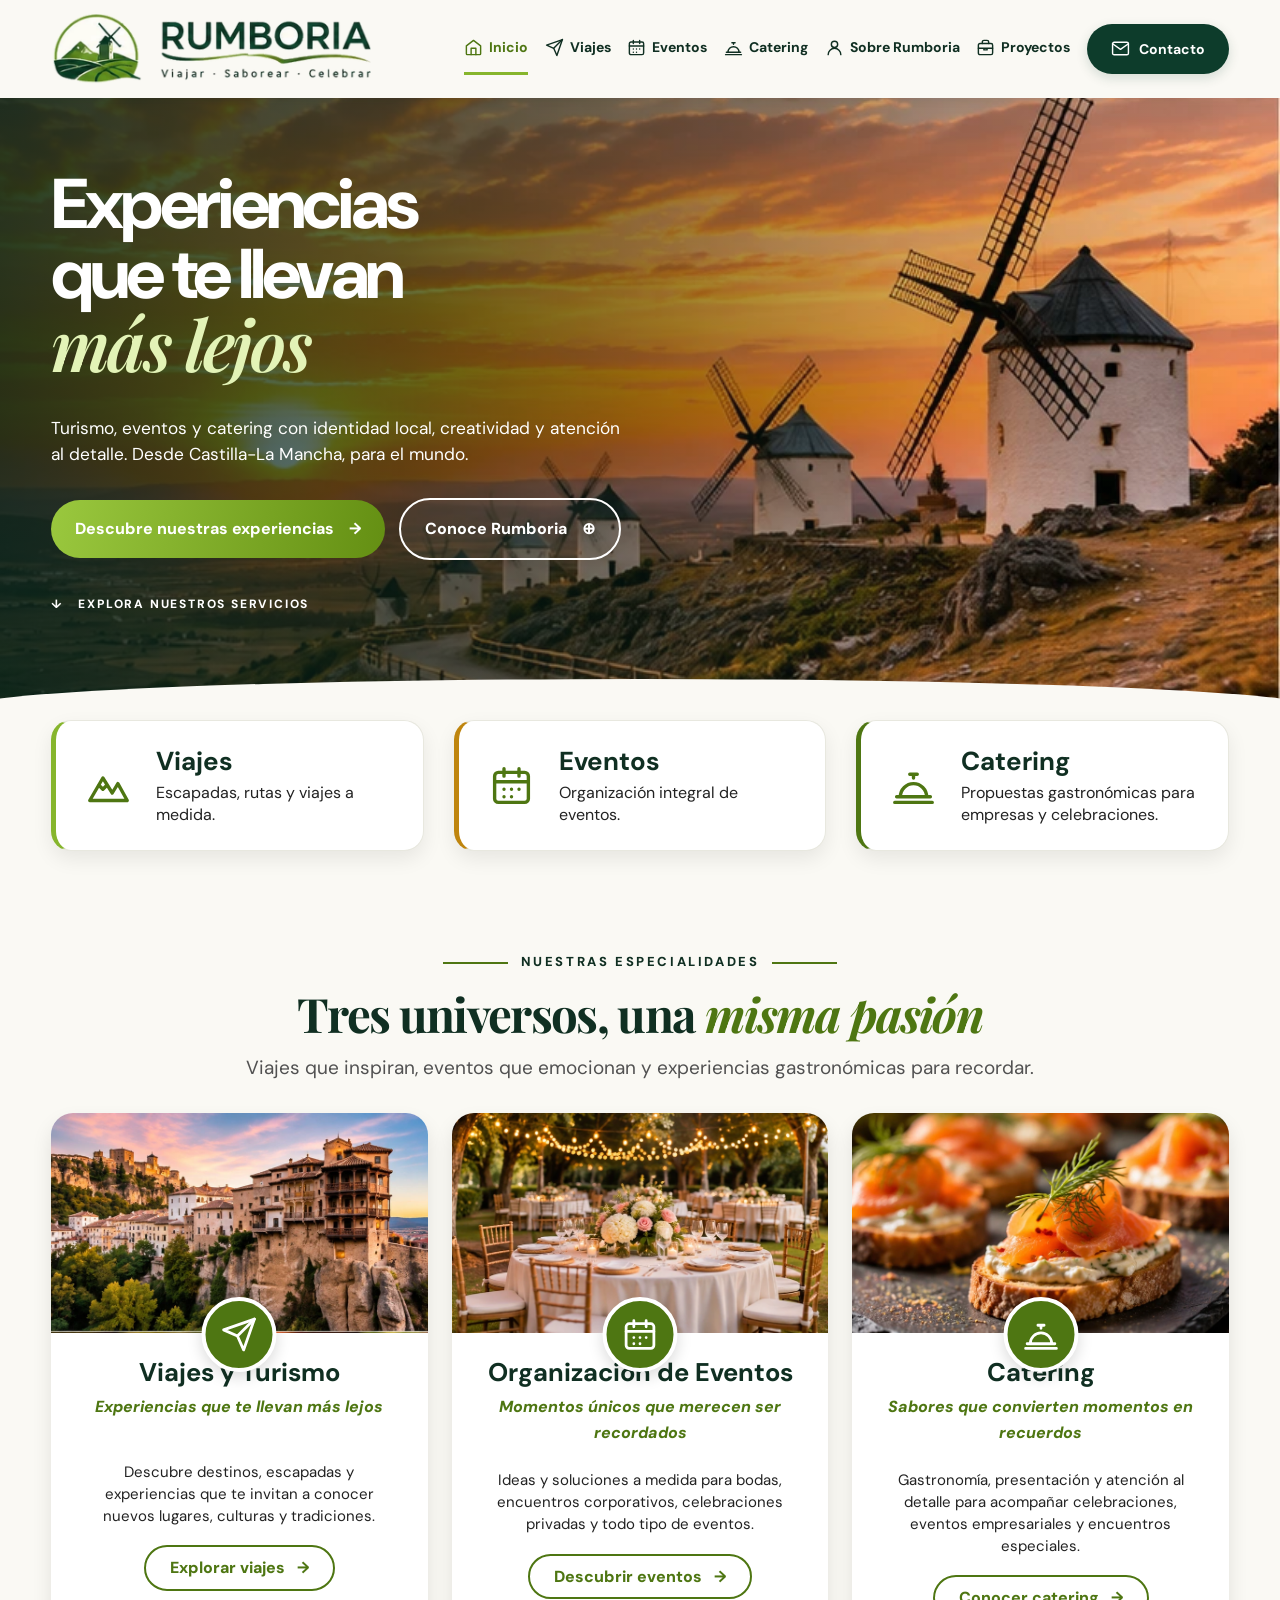
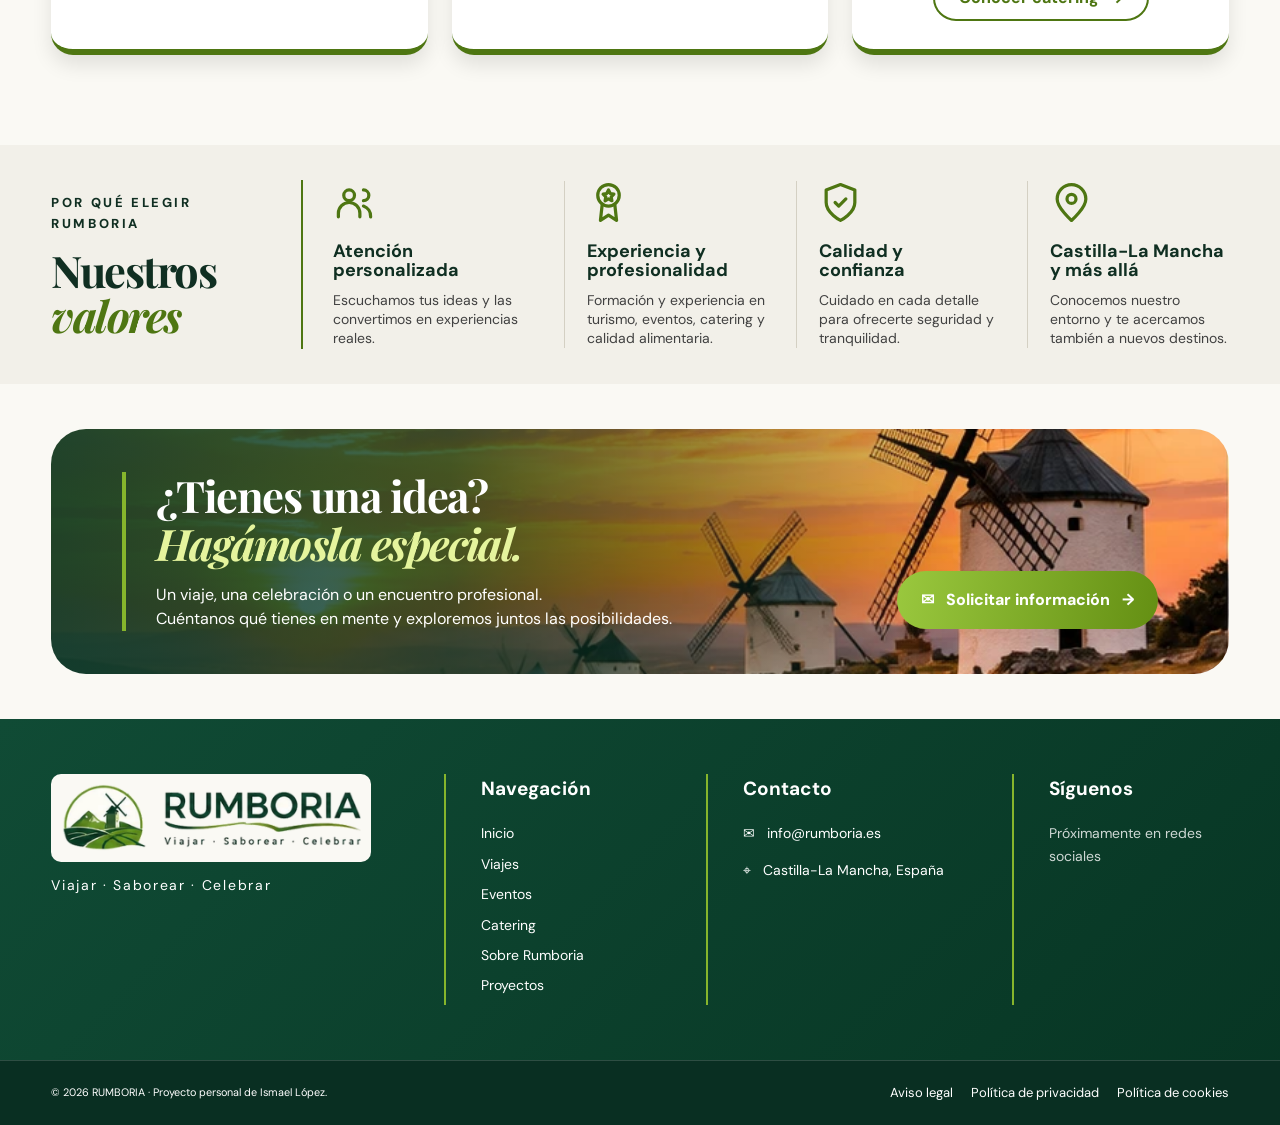
<file: index.html>
<!doctype html>
<html lang="es">
<head>
<meta charset="utf-8">
<meta name="viewport" content="width=device-width, initial-scale=1">
<meta name="description" content="RUMBORIA: viajes, eventos y catering con raíces en Castilla-La Mancha.">
<title>RUMBORIA | Viajar · Saborear · Celebrar</title>
<link rel="preconnect" href="https://fonts.googleapis.com">
<link rel="preconnect" href="https://fonts.gstatic.com" crossorigin>
<link href="https://fonts.googleapis.com/css2?family=DM+Sans:wght@400;500;600;700;800&family=Playfair+Display:ital,wght@0,600;0,700;1,600;1,700&display=swap" rel="stylesheet">
<link rel="stylesheet" href="index.css">
<script src="index.js" defer></script>
</head>
<body>
<a class="skip" href="#contenido">Saltar al contenido</a>
<header class="site-header">
  <div class="container header-inner">
    <a class="brand" href="index.html" aria-label="RUMBORIA - Inicio"><img src="fotos/logo-rumboria.png" alt="RUMBORIA · Viajar · Saborear · Celebrar"></a>
    <button class="menu-toggle" type="button" aria-label="Abrir menú" aria-expanded="false" aria-controls="nav-principal"><span></span><span></span><span></span></button>
    <nav class="main-nav" id="nav-principal" aria-label="Navegación principal">
      <a class="active" aria-current="page" href="index.html"><span class="nav-icon"><svg aria-hidden="true" viewBox="0 0 24 24" fill="none" stroke="currentColor" stroke-width="1.8" stroke-linecap="round" stroke-linejoin="round"><path d="m3 10 9-7 9 7v10a1 1 0 0 1-1 1H4a1 1 0 0 1-1-1z"/><path d="M9 21v-8h6v8"/></svg></span> Inicio</a>
      <a href="viajes.html"><span class="nav-icon"><svg aria-hidden="true" viewBox="0 0 24 24" fill="none" stroke="currentColor" stroke-width="1.8" stroke-linecap="round" stroke-linejoin="round"><path d="m22 2-7 20-4-9-9-4Z"/><path d="M22 2 11 13"/></svg></span> Viajes</a>
      <a href="eventos.html"><span class="nav-icon"><svg aria-hidden="true" viewBox="0 0 24 24" fill="none" stroke="currentColor" stroke-width="1.8" stroke-linecap="round" stroke-linejoin="round"><rect x="3" y="5" width="18" height="16" rx="2"/><path d="M16 3v4M8 3v4M3 10h18M8 14h.01M12 14h.01M16 14h.01M8 18h.01M12 18h.01"/></svg></span> Eventos</a>
      <a href="catering.html"><span class="nav-icon"><svg aria-hidden="true" viewBox="0 0 24 24" fill="none" stroke="currentColor" stroke-width="1.8" stroke-linecap="round" stroke-linejoin="round"><path d="M3 18h18M5 18a7 7 0 0 1 14 0M12 8V6M10 6h4M2 21h20"/></svg></span> Catering</a>
      <a href="sobre-mi.html"><span class="nav-icon"><svg aria-hidden="true" viewBox="0 0 24 24" fill="none" stroke="currentColor" stroke-width="1.8" stroke-linecap="round" stroke-linejoin="round"><circle cx="12" cy="8" r="4"/><path d="M4 21a8 8 0 0 1 16 0"/></svg></span> Sobre Rumboria</a>
      <a href="proyectos.html"><span class="nav-icon"><svg aria-hidden="true" viewBox="0 0 24 24" fill="none" stroke="currentColor" stroke-width="1.8" stroke-linecap="round" stroke-linejoin="round"><rect x="3" y="7" width="18" height="14" rx="2"/><path d="M8 7V5a2 2 0 0 1 2-2h4a2 2 0 0 1 2 2v2M3 13h18M10 13v2h4v-2"/></svg></span> Proyectos</a>
      <a class="nav-contact" href="contacto.html"><span class="nav-icon"><svg aria-hidden="true" viewBox="0 0 24 24" fill="none" stroke="currentColor" stroke-width="1.8" stroke-linecap="round" stroke-linejoin="round"><rect x="2" y="4" width="20" height="16" rx="2"/><path d="m2 6 10 7 10-7"/></svg></span> Contacto</a>
    </nav>
  </div>
</header>
<main id="contenido">
<section class="hero">
 <div class="hero-image" role="img" aria-label="Molinos de Castilla-La Mancha al atardecer"></div>
 <div class="container hero-inner">
  <div class="hero-copy">
   <h1>Experiencias<br>que te llevan<br><em>más lejos</em></h1>
   <p>Turismo, eventos y catering con identidad local, creatividad y atención al detalle. Desde Castilla-La Mancha, para el mundo.</p>
   <div class="hero-actions"><a class="button button-lime" href="#especialidades">Descubre nuestras experiencias <span>→</span></a><a class="button button-outline" href="sobre-mi.html">Conoce Rumboria <span>⊕</span></a></div>
   <a class="scroll-cue" href="#accesos">↓ &nbsp; EXPLORA NUESTROS SERVICIOS</a>
  </div>
 </div>
</section>
<section class="quick-links container" id="accesos" aria-label="Accesos rápidos">
 <a class="quick-card" href="viajes.html"><span class="quick-icon"><svg aria-hidden="true" viewBox="0 0 24 24" fill="none" stroke="currentColor" stroke-width="1.8" stroke-linecap="round" stroke-linejoin="round"><path d="m2 20 7-12 5 8 3-5 5 9Z"/><path d="m7 12 2 2 2-2"/></svg></span><span><strong>Viajes</strong><small>Escapadas, rutas y viajes a medida.</small></span></a>
 <a class="quick-card" href="eventos.html"><span class="quick-icon"><svg aria-hidden="true" viewBox="0 0 24 24" fill="none" stroke="currentColor" stroke-width="1.8" stroke-linecap="round" stroke-linejoin="round"><rect x="3" y="5" width="18" height="16" rx="2"/><path d="M16 3v4M8 3v4M3 10h18M8 14h.01M12 14h.01M16 14h.01M8 18h.01M12 18h.01"/></svg></span><span><strong>Eventos</strong><small>Organización integral de eventos.</small></span></a>
 <a class="quick-card" href="catering.html"><span class="quick-icon"><svg aria-hidden="true" viewBox="0 0 24 24" fill="none" stroke="currentColor" stroke-width="1.8" stroke-linecap="round" stroke-linejoin="round"><path d="M3 18h18M5 18a7 7 0 0 1 14 0M12 8V6M10 6h4M2 21h20"/></svg></span><span><strong>Catering</strong><small>Propuestas gastronómicas para empresas y celebraciones.</small></span></a>
</section>
<section class="specialties container" id="especialidades">
 <div class="section-heading"><p class="overline">NUESTRAS ESPECIALIDADES</p><h2>Tres universos, una <em>misma pasión</em></h2><p>Viajes que inspiran, eventos que emocionan y experiencias gastronómicas para recordar.</p></div>
 <div class="service-grid">
  <article class="service-card"><img src="fotos/viajes.webp" alt="Cuenca, patrimonio de Castilla-La Mancha" loading="lazy"><div class="service-icon"><svg aria-hidden="true" viewBox="0 0 24 24" fill="none" stroke="currentColor" stroke-width="1.8" stroke-linecap="round" stroke-linejoin="round"><path d="m22 2-7 20-4-9-9-4Z"/><path d="M22 2 11 13"/></svg></div><div class="service-content"><h3>Viajes y Turismo</h3><p class="tagline">Experiencias que te llevan más lejos</p><p>Descubre destinos, escapadas y experiencias que te invitan a conocer nuevos lugares, culturas y tradiciones.</p><a href="viajes.html">Explorar viajes &nbsp; →</a></div></article>
  <article class="service-card"><img src="fotos/eventos.webp" alt="Celebración al aire libre con mesas decoradas" loading="lazy"><div class="service-icon"><svg aria-hidden="true" viewBox="0 0 24 24" fill="none" stroke="currentColor" stroke-width="1.8" stroke-linecap="round" stroke-linejoin="round"><rect x="3" y="5" width="18" height="16" rx="2"/><path d="M16 3v4M8 3v4M3 10h18M8 14h.01M12 14h.01M16 14h.01M8 18h.01M12 18h.01"/></svg></div><div class="service-content"><h3>Organización de Eventos</h3><p class="tagline">Momentos únicos que merecen ser recordados</p><p>Ideas y soluciones a medida para bodas, encuentros corporativos, celebraciones privadas y todo tipo de eventos.</p><a href="eventos.html">Descubrir eventos &nbsp; →</a></div></article>
  <article class="service-card"><img src="fotos/catering.webp" alt="Canapés de catering con presentación cuidada" loading="lazy"><div class="service-icon"><svg aria-hidden="true" viewBox="0 0 24 24" fill="none" stroke="currentColor" stroke-width="1.8" stroke-linecap="round" stroke-linejoin="round"><path d="M3 18h18M5 18a7 7 0 0 1 14 0M12 8V6M10 6h4M2 21h20"/></svg></div><div class="service-content"><h3>Catering</h3><p class="tagline">Sabores que convierten momentos en recuerdos</p><p>Gastronomía, presentación y atención al detalle para acompañar celebraciones, eventos empresariales y encuentros especiales.</p><a href="catering.html">Conocer catering &nbsp; →</a></div></article>
 </div>
</section>
<section class="values"><div class="container values-inner">
 <div class="values-heading"><p class="overline">POR QUÉ ELEGIR RUMBORIA</p><h2>Nuestros<br><em>valores</em></h2></div>
 <div class="value"><span class="value-icon"><svg aria-hidden="true" viewBox="0 0 24 24" fill="none" stroke="currentColor" stroke-width="1.8" stroke-linecap="round" stroke-linejoin="round"><circle cx="9" cy="8" r="3"/><path d="M3 20v-2a6 6 0 0 1 12 0v2M17 5a3 3 0 0 1 0 6M17 14a6 6 0 0 1 4 6"/></svg></span><h3>Atención<br>personalizada</h3><p>Escuchamos tus ideas y las convertimos en experiencias reales.</p></div>
 <div class="value"><span class="value-icon"><svg aria-hidden="true" viewBox="0 0 24 24" fill="none" stroke="currentColor" stroke-width="1.8" stroke-linecap="round" stroke-linejoin="round"><circle cx="12" cy="8" r="6"/><path d="m8.5 13-1 9 4.5-3 4.5 3-1-9"/><path d="m12 5 1 2 2 .3-1.5 1.5.4 2.2L12 10l-1.9 1 .4-2.2L9 7.3l2-.3Z"/></svg></span><h3>Experiencia y<br>profesionalidad</h3><p>Formación y experiencia en turismo, eventos, catering y calidad alimentaria.</p></div>
 <div class="value"><span class="value-icon"><svg aria-hidden="true" viewBox="0 0 24 24" fill="none" stroke="currentColor" stroke-width="1.8" stroke-linecap="round" stroke-linejoin="round"><path d="M12 22s8-4 8-10V5l-8-3-8 3v7c0 6 8 10 8 10Z"/><path d="m9 12 2 2 4-4"/></svg></span><h3>Calidad y<br>confianza</h3><p>Cuidado en cada detalle para ofrecerte seguridad y tranquilidad.</p></div>
 <div class="value"><span class="value-icon"><svg aria-hidden="true" viewBox="0 0 24 24" fill="none" stroke="currentColor" stroke-width="1.8" stroke-linecap="round" stroke-linejoin="round"><path d="M20 10c0 5-8 12-8 12S4 15 4 10a8 8 0 1 1 16 0Z"/><circle cx="12" cy="10" r="2.5"/></svg></span><h3>Castilla-La Mancha<br>y más allá</h3><p>Conocemos nuestro entorno y te acercamos también a nuevos destinos.</p></div>
</div></section>
<section class="cta-section container"><div class="cta-banner"><div class="cta-copy"><h2>¿Tienes una idea?<br><em>Hagámosla especial.</em></h2><p>Un viaje, una celebración o un encuentro profesional.<br>Cuéntanos qué tienes en mente y exploremos juntos las posibilidades.</p></div><a class="button button-lime" href="contacto.html">✉ &nbsp; Solicitar información &nbsp; →</a></div></section>
</main>
<footer class="site-footer">
 <div class="container footer-grid">
  <div class="footer-brand"><img src="fotos/logo-rumboria.png" alt="RUMBORIA"><p>Viajar · Saborear · Celebrar</p></div>
  <div><h3>Navegación</h3><a href="index.html">Inicio</a><a href="viajes.html">Viajes</a><a href="eventos.html">Eventos</a><a href="catering.html">Catering</a><a href="sobre-mi.html">Sobre Rumboria</a><a href="proyectos.html">Proyectos</a></div>
  <div><h3>Contacto</h3><a href="mailto:info@rumboria.es">✉ &nbsp; info@rumboria.es</a><p>⌖ &nbsp; Castilla-La Mancha, España</p></div>
  <div><h3>Síguenos</h3><p class="social-note">Próximamente en redes sociales</p></div>
 </div>
 <div class="footer-bottom"><div class="container footer-bottom-inner"><small>© <span id="year">2026</span> RUMBORIA · Proyecto personal de Ismael López.</small><div><a href="legal/aviso-legal.html">Aviso legal</a><a href="legal/privacidad.html">Política de privacidad</a><a href="legal/cookies.html">Política de cookies</a></div></div></div>
</footer>
</body>
</html>
</file>
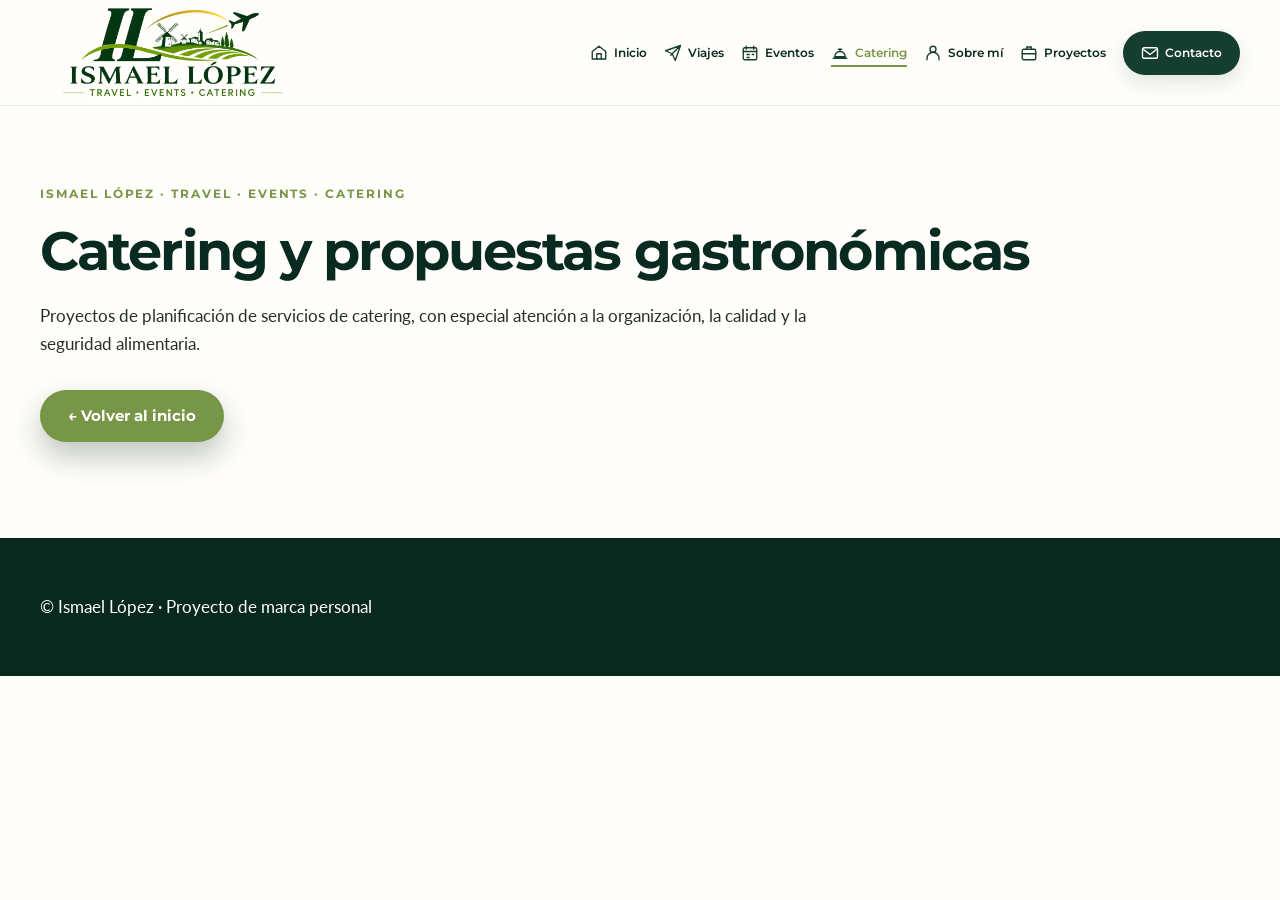
<file: catering.html>
<!DOCTYPE html>
<html lang="es">
 <head>
  <meta charset="utf-8"/>
  <meta content="width=device-width, initial-scale=1" name="viewport"/>
  <title>
   Catering | Ismael L&oacute;pez
  </title>
  <link href="fotos/favicon.svg" rel="icon" type="image/svg+xml"/>
  <link href="https://fonts.googleapis.com/css2?family=Lato:wght@400;700&amp;family=Montserrat:wght@400;500;600;700;800&amp;display=swap" rel="stylesheet"/>
  <link href="catering.css" rel="stylesheet"/>
  <script defer="True" src="catering.js">
  </script>
 </head>
 <body>
  <header class="site-header">
   <div class="container header-inner">
    <a aria-label="Ismael L&oacute;pez, inicio" class="brand" href="index.html">
     <img alt="Ismael L&oacute;pez &middot; Travel &middot; Events &middot; Catering" class="brand-logo" height="116" src="fotos/logo.png" width="350"/>
    </a>
    <button aria-controls="nav-principal" aria-expanded="false" aria-label="Abrir men&uacute;" class="menu-toggle" type="button">
     <span>
     </span>
     <span>
     </span>
     <span>
     </span>
    </button>
    <nav aria-label="Navegaci&oacute;n principal" class="main-nav" id="nav-principal">
     <a href="index.html">
      <svg aria-hidden="true" class="ui-icon" fill="none" stroke="currentColor" stroke-linecap="round" stroke-linejoin="round" stroke-width="1.8" viewbox="0 0 24 24">
       <path d="m3 10 9-7 9 7v10H3z">
       </path>
       <path d="M9 20v-7h6v7">
       </path>
      </svg>
      <span>
       Inicio
      </span>
     </a>
     <a href="viajes.html">
      <svg aria-hidden="true" class="ui-icon" fill="none" stroke="currentColor" stroke-linecap="round" stroke-linejoin="round" stroke-width="1.8" viewbox="0 0 24 24">
       <path d="M22 2 9 15M22 2l-7 20-4-9-9-4z">
       </path>
      </svg>
      <span>
       Viajes
      </span>
     </a>
     <a href="eventos.html">
      <svg aria-hidden="true" class="ui-icon" fill="none" stroke="currentColor" stroke-linecap="round" stroke-linejoin="round" stroke-width="1.8" viewbox="0 0 24 24">
       <rect height="16" rx="2" width="18" x="3" y="5">
       </rect>
       <path d="M7 3v4M17 3v4M3 10h18M8 14h3M8 18h3M15 14h2">
       </path>
      </svg>
      <span>
       Eventos
      </span>
     </a>
     <a aria-current="page" class="active" href="catering.html">
      <svg aria-hidden="true" class="ui-icon" fill="none" stroke="currentColor" stroke-linecap="round" stroke-linejoin="round" stroke-width="1.8" viewbox="0 0 24 24">
       <path d="M3 19h18M5 17a7 7 0 0 1 14 0H5ZM12 10V7M10 7h4">
       </path>
      </svg>
      <span>
       Catering
      </span>
     </a>
     <a href="sobre-mi.html">
      <svg aria-hidden="true" class="ui-icon" fill="none" stroke="currentColor" stroke-linecap="round" stroke-linejoin="round" stroke-width="1.8" viewbox="0 0 24 24">
       <circle cx="12" cy="7" r="4">
       </circle>
       <path d="M4 21v-2a8 8 0 0 1 16 0v2">
       </path>
      </svg>
      <span>
       Sobre m&iacute;
      </span>
     </a>
     <a href="proyectos.html">
      <svg aria-hidden="true" class="ui-icon" fill="none" stroke="currentColor" stroke-linecap="round" stroke-linejoin="round" stroke-width="1.8" viewbox="0 0 24 24">
       <rect height="14" rx="2" width="18" x="3" y="7">
       </rect>
       <path d="M9 7V4h6v3M3 13h18">
       </path>
      </svg>
      <span>
       Proyectos
      </span>
     </a>
     <a class="nav-contact" href="contacto.html">
      <svg aria-hidden="true" class="ui-icon" fill="none" stroke="currentColor" stroke-linecap="round" stroke-linejoin="round" stroke-width="1.8" viewbox="0 0 24 24">
       <rect height="14" rx="2" width="20" x="2" y="5">
       </rect>
       <path d="m3 7 9 7 9-7">
       </path>
      </svg>
      <span>
       Contacto
      </span>
     </a>
    </nav>
   </div>
  </header>
  <main class="container inner-page">
   <p class="eyebrow dark">
    ISMAEL L&Oacute;PEZ &middot; TRAVEL &middot; EVENTS &middot; CATERING
   </p>
   <h1 style="color:var(--deep)">
    Catering y propuestas gastron&oacute;micas
   </h1>
   <p>
    Proyectos de planificaci&oacute;n de servicios de catering, con especial atenci&oacute;n a la organizaci&oacute;n, la calidad y la seguridad alimentaria.
   </p>
   <a class="button" href="index.html">
    &larr; Volver al inicio
   </a>
  </main>
  <footer class="site-footer">
   <div class="container">
    &copy; Ismael L&oacute;pez &middot; Proyecto de marca personal
   </div>
  </footer>
 </body>
</html>
</file>
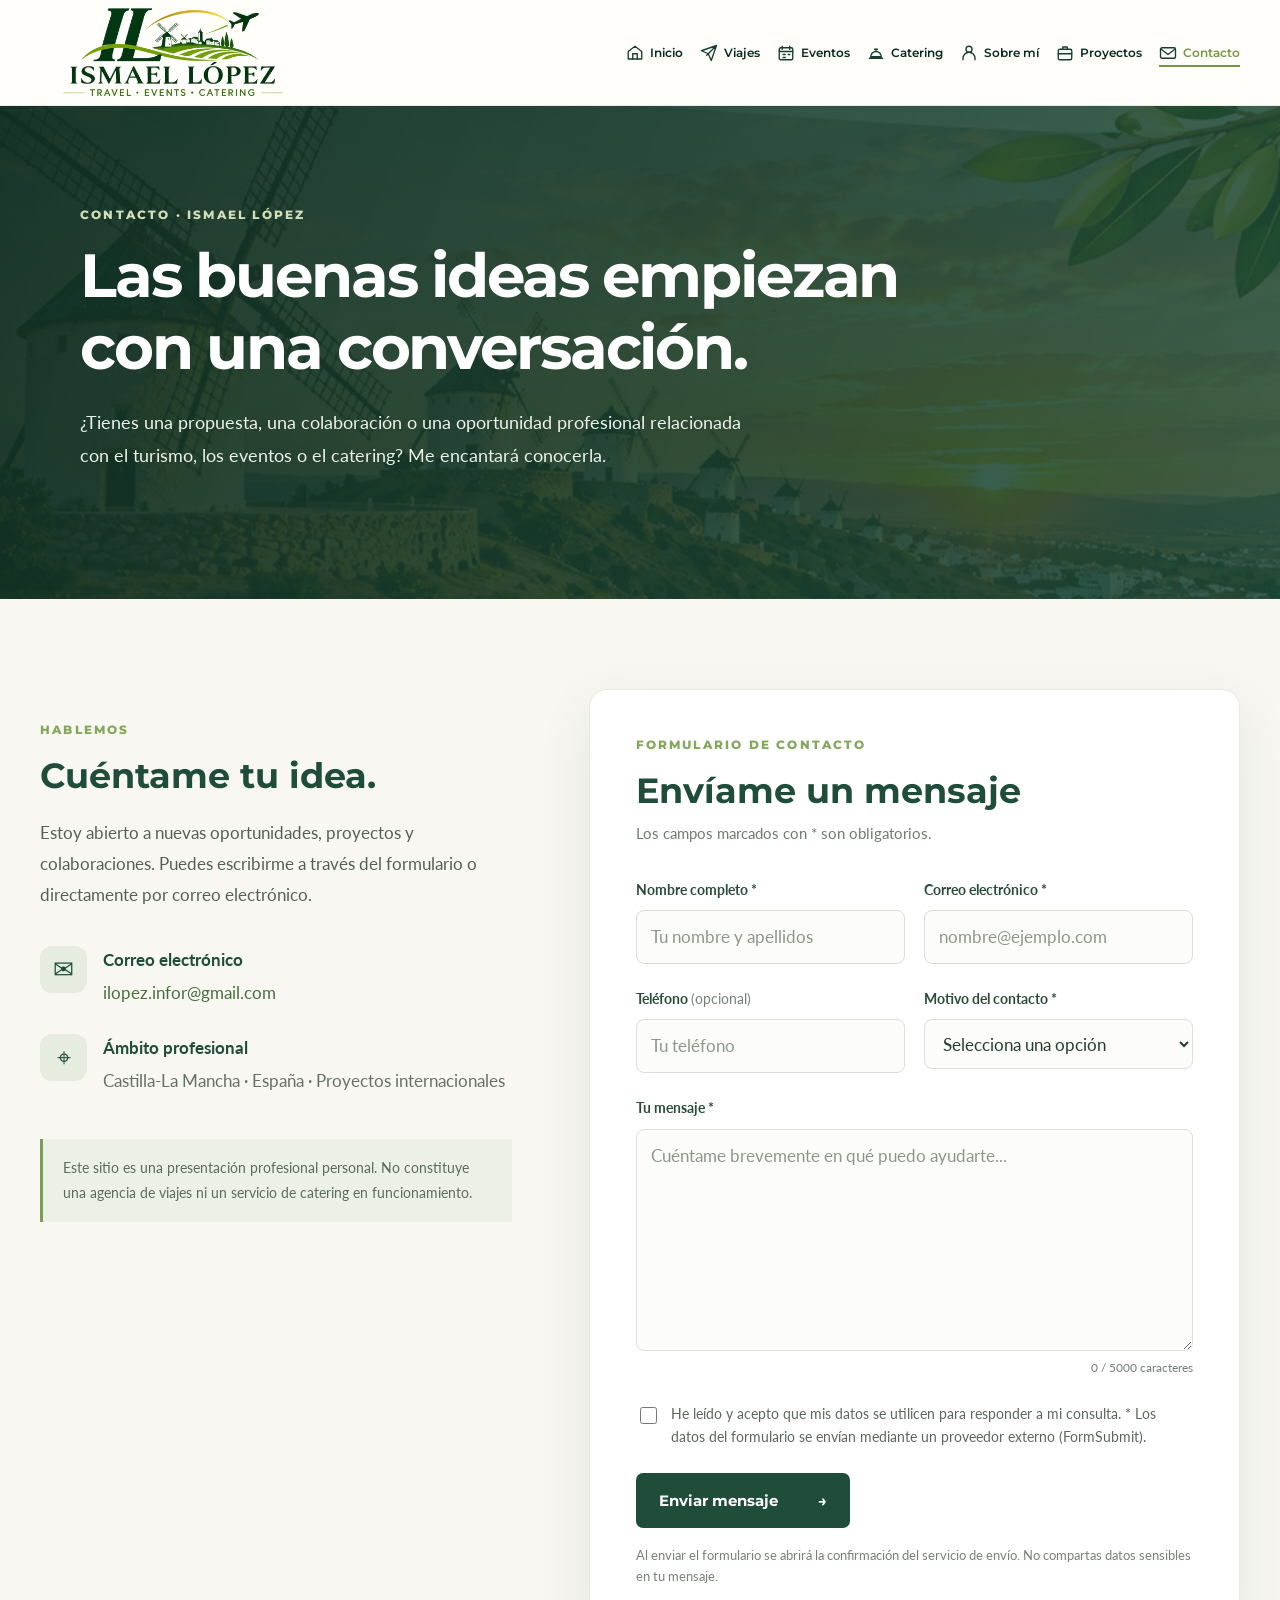
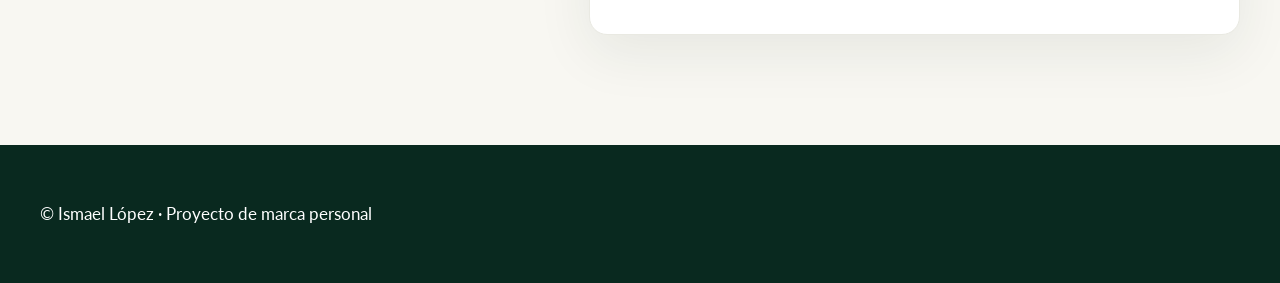
<file: contacto.html>
<!DOCTYPE html>
<html lang="es">

<head>
    <meta charset="UTF-8">
    <meta name="viewport" content="width=device-width, initial-scale=1">

    <title>Contacto | Ismael López</title>

    <link rel="icon" type="image/svg+xml" href="fotos/favicon.svg">

    <link
        href="https://fonts.googleapis.com/css2?family=Lato:wght@400;700&family=Montserrat:wght@400;500;600;700;800&display=swap"
        rel="stylesheet"
    >

    <link rel="stylesheet" href="contacto.css">

    <script src="contacto.js" defer></script>
</head>

<body>

    <!-- CABECERA -->

    <header class="site-header">
        <div class="container header-inner">

            <a
                href="index.html"
                class="brand"
                aria-label="Ismael López, inicio"
            >
                <img
                    src="fotos/logo.png"
                    alt="Ismael López · Travel · Events · Catering"
                    class="brand-logo"
                    width="350"
                    height="116"
                >
            </a>

            <button
                class="menu-toggle"
                type="button"
                aria-controls="nav-principal"
                aria-expanded="false"
                aria-label="Abrir menú"
            >
                <span></span>
                <span></span>
                <span></span>
            </button>

            <!-- MENÚ DE NAVEGACIÓN -->

            <nav
                class="main-nav"
                id="nav-principal"
                aria-label="Navegación principal"
            >

                <a href="index.html">
                    <svg class="ui-icon" aria-hidden="true"
                         fill="none" stroke="currentColor"
                         stroke-linecap="round" stroke-linejoin="round"
                         stroke-width="1.8" viewBox="0 0 24 24">
                        <path d="m3 10 9-7 9 7v10H3z"></path>
                        <path d="M9 20v-7h6v7"></path>
                    </svg>
                    <span>Inicio</span>
                </a>

                <a href="viajes.html">
                    <svg class="ui-icon" aria-hidden="true"
                         fill="none" stroke="currentColor"
                         stroke-linecap="round" stroke-linejoin="round"
                         stroke-width="1.8" viewBox="0 0 24 24">
                        <path d="M22 2 9 15M22 2l-7 20-4-9-9-4z"></path>
                    </svg>
                    <span>Viajes</span>
                </a>

                <a href="eventos.html">
                    <svg class="ui-icon" aria-hidden="true"
                         fill="none" stroke="currentColor"
                         stroke-linecap="round" stroke-linejoin="round"
                         stroke-width="1.8" viewBox="0 0 24 24">
                        <rect height="16" rx="2" width="18" x="3" y="5"></rect>
                        <path d="M7 3v4M17 3v4M3 10h18M8 14h3M8 18h3M15 14h2"></path>
                    </svg>
                    <span>Eventos</span>
                </a>

                <a href="catering.html">
                    <svg class="ui-icon" aria-hidden="true"
                         fill="none" stroke="currentColor"
                         stroke-linecap="round" stroke-linejoin="round"
                         stroke-width="1.8" viewBox="0 0 24 24">
                        <path d="M3 19h18M5 17a7 7 0 0 1 14 0H5ZM12 10V7M10 7h4"></path>
                    </svg>
                    <span>Catering</span>
                </a>

                <a href="sobre-mi.html">
                    <svg class="ui-icon" aria-hidden="true"
                         fill="none" stroke="currentColor"
                         stroke-linecap="round" stroke-linejoin="round"
                         stroke-width="1.8" viewBox="0 0 24 24">
                        <circle cx="12" cy="7" r="4"></circle>
                        <path d="M4 21v-2a8 8 0 0 1 16 0v2"></path>
                    </svg>
                    <span>Sobre mí</span>
                </a>

                <a href="proyectos.html">
                    <svg class="ui-icon" aria-hidden="true"
                         fill="none" stroke="currentColor"
                         stroke-linecap="round" stroke-linejoin="round"
                         stroke-width="1.8" viewBox="0 0 24 24">
                        <rect height="14" rx="2" width="18" x="3" y="7"></rect>
                        <path d="M9 7V4h6v3M3 13h18"></path>
                    </svg>
                    <span>Proyectos</span>
                </a>

                <a
                    href="contacto.html"
                    class="active"
                    aria-current="page"
                >
                    <svg class="ui-icon" aria-hidden="true"
                         fill="none" stroke="currentColor"
                         stroke-linecap="round" stroke-linejoin="round"
                         stroke-width="1.8" viewBox="0 0 24 24">
                        <rect height="14" rx="2" width="20" x="2" y="5"></rect>
                        <path d="m3 7 9 7 9-7"></path>
                    </svg>
                    <span>Contacto</span>
                </a>

            </nav>

        </div>
    </header>


    <!-- CONTENIDO PRINCIPAL -->

    <main>

        <!-- PRESENTACIÓN -->

        <section class="contact-hero">

            <div class="container contact-hero-inner">

                <p class="contact-kicker">
                    CONTACTO · ISMAEL LÓPEZ
                </p>

                <h1>
                    Las buenas ideas empiezan<br>
                    con una conversación.
                </h1>

                <p>
                    ¿Tienes una propuesta, una colaboración o una
                    oportunidad profesional relacionada con el turismo,
                    los eventos o el catering?
                    Me encantará conocerla.
                </p>

            </div>

        </section>


        <!-- SECCIÓN DE CONTACTO -->

        <section class="contact-section">

            <div class="container contact-layout">

                <!-- INFORMACIÓN PERSONAL -->

                <aside class="contact-intro">

                    <p class="contact-kicker">
                        HABLEMOS
                    </p>

                    <h2>
                        Cuéntame tu idea.
                    </h2>

                    <p>
                        Estoy abierto a nuevas oportunidades,
                        proyectos y colaboraciones.

                        Puedes escribirme a través del formulario
                        o directamente por correo electrónico.
                    </p>


                    <!-- CORREO -->

                    <div class="contact-detail">

                        <span
                            class="contact-detail-icon"
                            aria-hidden="true"
                        >
                            ✉
                        </span>

                        <div>

                            <strong>
                                Correo electrónico
                            </strong>

                            <a href="mailto:ilopez.infor@gmail.com">
                                ilopez.infor@gmail.com
                            </a>

                        </div>

                    </div>


                    <!-- LOCALIZACIÓN -->

                    <div class="contact-detail">

                        <span
                            class="contact-detail-icon"
                            aria-hidden="true"
                        >
                            ⌖
                        </span>

                        <div>

                            <strong>
                                Ámbito profesional
                            </strong>

                            <span>
                                Castilla-La Mancha · España ·
                                Proyectos internacionales
                            </span>

                        </div>

                    </div>


                    <p class="contact-note">
                        Este sitio es una presentación profesional
                        personal. No constituye una agencia de viajes
                        ni un servicio de catering en funcionamiento.
                    </p>

                </aside>


                <!-- FORMULARIO -->

                <div class="contact-form-card">

                    <div class="contact-form-heading">

                        <p class="contact-kicker">
                            FORMULARIO DE CONTACTO
                        </p>

                        <h2>
                            Envíame un mensaje
                        </h2>

                        <p>
                            Los campos marcados con * son obligatorios.
                        </p>

                    </div>


                    <!--
                        FORMULARIO CON FORMSUBMIT

                        Se utiliza el identificador facilitado
                        por FormSubmit para evitar exponer
                        el correo electrónico en el atributo action.

                        Es necesario haber activado previamente
                        el formulario desde el correo recibido.
                    -->

                    <form
                        id="contact-form"
                        action="https://formsubmit.co/bc752f76a5e4b7a5c300ebef94abf8b0"
                        method="POST"
                        accept-charset="UTF-8"
                    >

                        <!-- CONFIGURACIÓN FORMSUBMIT -->

                        <input
                            type="hidden"
                            name="_subject"
                            value="Nuevo mensaje desde la web de Ismael López"
                        >

                        <input
                            type="hidden"
                            name="_template"
                            value="table"
                        >

                        <input
                            type="hidden"
                            name="_captcha"
                            value="true"
                        >

                        <!-- PROTECCIÓN ANTISPAM -->

                        <input
                            type="text"
                            name="_honey"
                            class="contact-honeypot"
                            tabindex="-1"
                            autocomplete="off"
                            aria-hidden="true"
                        >


                        <div class="contact-fields">

                            <!-- NOMBRE -->

                            <div class="contact-field">

                                <label for="nombre">
                                    Nombre completo *
                                </label>

                                <input
                                    id="nombre"
                                    name="Nombre"
                                    type="text"
                                    placeholder="Tu nombre y apellidos"
                                    autocomplete="name"
                                    required
                                    maxlength="120"
                                >

                            </div>


                            <!-- EMAIL -->

                            <div class="contact-field">

                                <label for="correo">
                                    Correo electrónico *
                                </label>

                                <input
                                    id="correo"
                                    name="email"
                                    type="email"
                                    placeholder="nombre@ejemplo.com"
                                    autocomplete="email"
                                    required
                                    maxlength="254"
                                >

                            </div>


                            <!-- TELÉFONO -->

                            <div class="contact-field">

                                <label for="telefono">
                                    Teléfono
                                    <span>(opcional)</span>
                                </label>

                                <input
                                    id="telefono"
                                    name="Telefono"
                                    type="tel"
                                    placeholder="Tu teléfono"
                                    autocomplete="tel"
                                    maxlength="30"
                                >

                            </div>


                            <!-- MOTIVO -->

                            <div class="contact-field">

                                <label for="asunto">
                                    Motivo del contacto *
                                </label>

                                <select
                                    id="asunto"
                                    name="Motivo"
                                    required
                                >

                                    <option
                                        value=""
                                        selected
                                        disabled
                                    >
                                        Selecciona una opción
                                    </option>

                                    <option value="Turismo y viajes">
                                        Turismo y viajes
                                    </option>

                                    <option value="Organización de eventos">
                                        Organización de eventos
                                    </option>

                                    <option value="Catering y gastronomía">
                                        Catering y gastronomía
                                    </option>

                                    <option value="Colaboración profesional">
                                        Colaboración profesional
                                    </option>

                                    <option value="Otra consulta">
                                        Otra consulta
                                    </option>

                                </select>

                            </div>


                            <!-- MENSAJE -->

                            <div class="contact-field contact-field-full">

                                <label for="mensaje">
                                    Tu mensaje *
                                </label>

                                <textarea
                                    id="mensaje"
                                    name="Mensaje"
                                    rows="7"
                                    placeholder="Cuéntame brevemente en qué puedo ayudarte..."
                                    required
                                    minlength="10"
                                    maxlength="5000"
                                ></textarea>

                                <p
                                    class="contact-character-count"
                                    id="message-count"
                                    aria-live="polite"
                                >
                                    0 / 5000 caracteres
                                </p>

                            </div>

                        </div>


                        <!-- CONSENTIMIENTO -->

                        <label class="contact-consent">

                            <input
                                type="checkbox"
                                name="Consentimiento"
                                value="Acepto el tratamiento de mis datos para responder a mi consulta"
                                required
                            >

                            <span>
                                He leído y acepto que mis datos se
                                utilicen para responder a mi consulta. *

                                Los datos del formulario se envían
                                mediante un proveedor externo
                                (FormSubmit).
                            </span>

                        </label>


                        <!-- BOTÓN -->

                        <button
                            class="contact-submit"
                            type="submit"
                        >
                            Enviar mensaje

                            <span aria-hidden="true">
                                →
                            </span>

                        </button>


                        <!-- INFORMACIÓN -->

                        <p class="contact-form-footnote">

                            Al enviar el formulario se abrirá
                            la confirmación del servicio de envío.

                            No compartas datos sensibles
                            en tu mensaje.

                        </p>

                    </form>

                </div>

            </div>

        </section>

    </main>


    <!-- PIE DE PÁGINA -->

    <footer class="site-footer">

        <div class="container">

            &copy; Ismael López · Proyecto de marca personal

        </div>

    </footer>

</body>
</html>
</file>
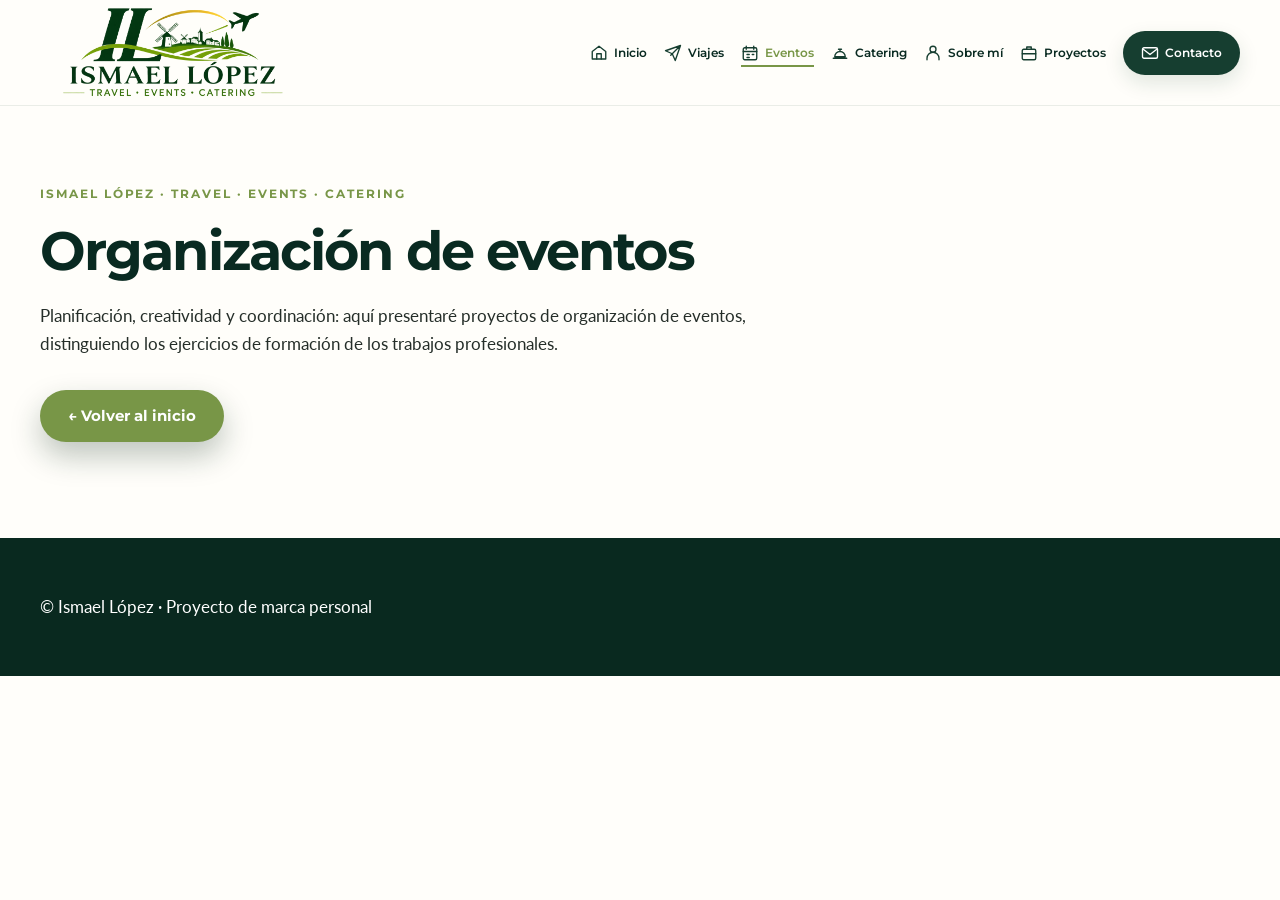
<file: eventos.html>
<!DOCTYPE html>
<html lang="es">
 <head>
  <meta charset="utf-8"/>
  <meta content="width=device-width, initial-scale=1" name="viewport"/>
  <title>
   Eventos | Ismael L&oacute;pez
  </title>
  <link href="fotos/favicon.svg" rel="icon" type="image/svg+xml"/>
  <link href="https://fonts.googleapis.com/css2?family=Lato:wght@400;700&amp;family=Montserrat:wght@400;500;600;700;800&amp;display=swap" rel="stylesheet"/>
  <link href="eventos.css" rel="stylesheet"/>
  <script defer="True" src="eventos.js">
  </script>
 </head>
 <body>
  <header class="site-header">
   <div class="container header-inner">
    <a aria-label="Ismael L&oacute;pez, inicio" class="brand" href="index.html">
     <img alt="Ismael L&oacute;pez &middot; Travel &middot; Events &middot; Catering" class="brand-logo" height="116" src="fotos/logo.png" width="350"/>
    </a>
    <button aria-controls="nav-principal" aria-expanded="false" aria-label="Abrir men&uacute;" class="menu-toggle" type="button">
     <span>
     </span>
     <span>
     </span>
     <span>
     </span>
    </button>
    <nav aria-label="Navegaci&oacute;n principal" class="main-nav" id="nav-principal">
     <a href="index.html">
      <svg aria-hidden="true" class="ui-icon" fill="none" stroke="currentColor" stroke-linecap="round" stroke-linejoin="round" stroke-width="1.8" viewbox="0 0 24 24">
       <path d="m3 10 9-7 9 7v10H3z">
       </path>
       <path d="M9 20v-7h6v7">
       </path>
      </svg>
      <span>
       Inicio
      </span>
     </a>
     <a href="viajes.html">
      <svg aria-hidden="true" class="ui-icon" fill="none" stroke="currentColor" stroke-linecap="round" stroke-linejoin="round" stroke-width="1.8" viewbox="0 0 24 24">
       <path d="M22 2 9 15M22 2l-7 20-4-9-9-4z">
       </path>
      </svg>
      <span>
       Viajes
      </span>
     </a>
     <a aria-current="page" class="active" href="eventos.html">
      <svg aria-hidden="true" class="ui-icon" fill="none" stroke="currentColor" stroke-linecap="round" stroke-linejoin="round" stroke-width="1.8" viewbox="0 0 24 24">
       <rect height="16" rx="2" width="18" x="3" y="5">
       </rect>
       <path d="M7 3v4M17 3v4M3 10h18M8 14h3M8 18h3M15 14h2">
       </path>
      </svg>
      <span>
       Eventos
      </span>
     </a>
     <a href="catering.html">
      <svg aria-hidden="true" class="ui-icon" fill="none" stroke="currentColor" stroke-linecap="round" stroke-linejoin="round" stroke-width="1.8" viewbox="0 0 24 24">
       <path d="M3 19h18M5 17a7 7 0 0 1 14 0H5ZM12 10V7M10 7h4">
       </path>
      </svg>
      <span>
       Catering
      </span>
     </a>
     <a href="sobre-mi.html">
      <svg aria-hidden="true" class="ui-icon" fill="none" stroke="currentColor" stroke-linecap="round" stroke-linejoin="round" stroke-width="1.8" viewbox="0 0 24 24">
       <circle cx="12" cy="7" r="4">
       </circle>
       <path d="M4 21v-2a8 8 0 0 1 16 0v2">
       </path>
      </svg>
      <span>
       Sobre m&iacute;
      </span>
     </a>
     <a href="proyectos.html">
      <svg aria-hidden="true" class="ui-icon" fill="none" stroke="currentColor" stroke-linecap="round" stroke-linejoin="round" stroke-width="1.8" viewbox="0 0 24 24">
       <rect height="14" rx="2" width="18" x="3" y="7">
       </rect>
       <path d="M9 7V4h6v3M3 13h18">
       </path>
      </svg>
      <span>
       Proyectos
      </span>
     </a>
     <a class="nav-contact" href="contacto.html">
      <svg aria-hidden="true" class="ui-icon" fill="none" stroke="currentColor" stroke-linecap="round" stroke-linejoin="round" stroke-width="1.8" viewbox="0 0 24 24">
       <rect height="14" rx="2" width="20" x="2" y="5">
       </rect>
       <path d="m3 7 9 7 9-7">
       </path>
      </svg>
      <span>
       Contacto
      </span>
     </a>
    </nav>
   </div>
  </header>
  <main class="container inner-page">
   <p class="eyebrow dark">
    ISMAEL L&Oacute;PEZ &middot; TRAVEL &middot; EVENTS &middot; CATERING
   </p>
   <h1 style="color:var(--deep)">
    Organizaci&oacute;n de eventos
   </h1>
   <p>
    Planificaci&oacute;n, creatividad y coordinaci&oacute;n: aqu&iacute; presentar&eacute; proyectos de organizaci&oacute;n de eventos, distinguiendo los ejercicios de formaci&oacute;n de los trabajos profesionales.
   </p>
   <a class="button" href="index.html">
    &larr; Volver al inicio
   </a>
  </main>
  <footer class="site-footer">
   <div class="container">
    &copy; Ismael L&oacute;pez &middot; Proyecto de marca personal
   </div>
  </footer>
 </body>
</html>
</file>
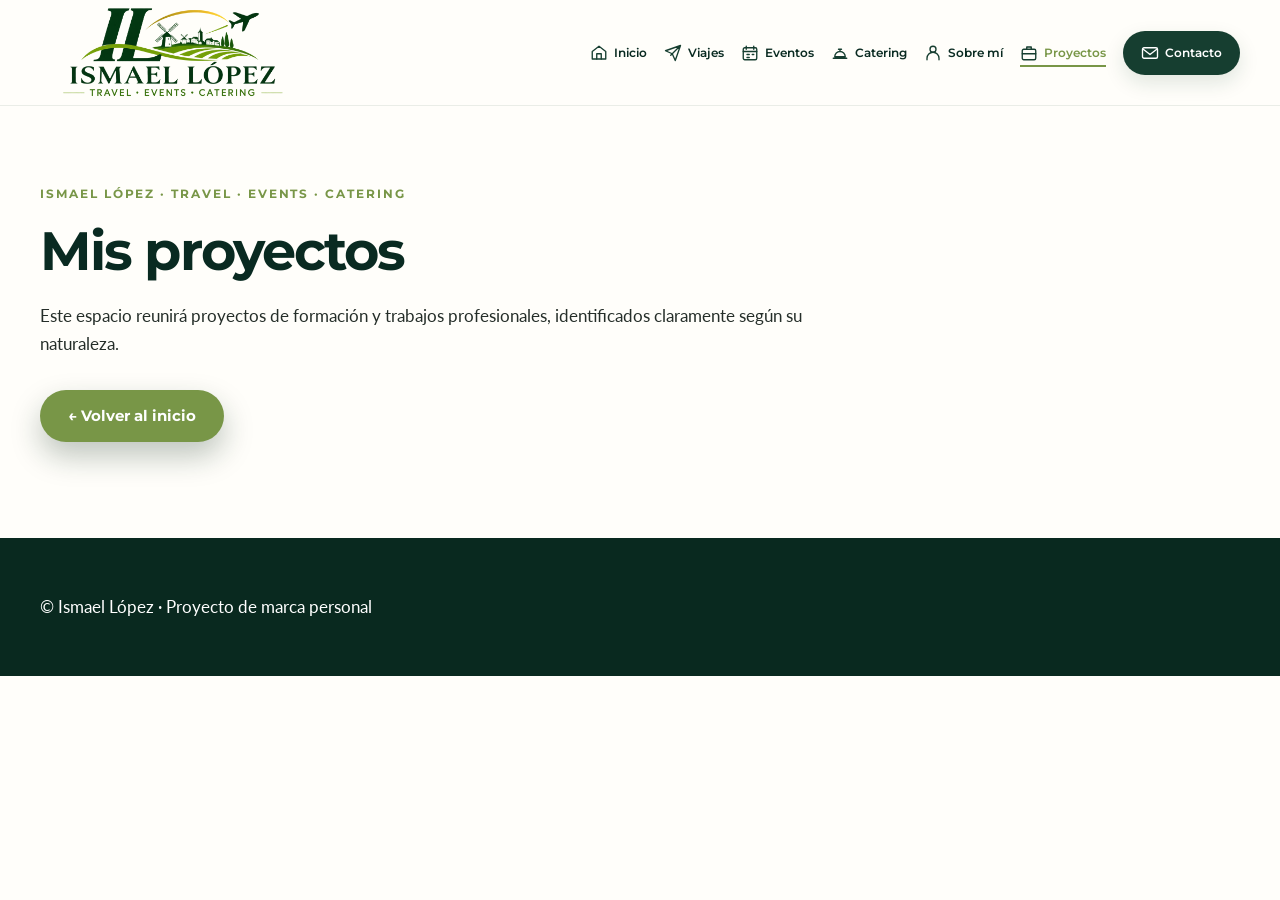
<file: proyectos.html>
<!DOCTYPE html>
<html lang="es">
 <head>
  <meta charset="utf-8"/>
  <meta content="width=device-width, initial-scale=1" name="viewport"/>
  <title>
   Proyectos | Ismael L&oacute;pez
  </title>
  <link href="fotos/favicon.svg" rel="icon" type="image/svg+xml"/>
  <link href="https://fonts.googleapis.com/css2?family=Lato:wght@400;700&amp;family=Montserrat:wght@400;500;600;700;800&amp;display=swap" rel="stylesheet"/>
  <link href="proyectos.css" rel="stylesheet"/>
  <script defer="True" src="proyectos.js">
  </script>
 </head>
 <body>
  <header class="site-header">
   <div class="container header-inner">
    <a aria-label="Ismael L&oacute;pez, inicio" class="brand" href="index.html">
     <img alt="Ismael L&oacute;pez &middot; Travel &middot; Events &middot; Catering" class="brand-logo" height="116" src="fotos/logo.png" width="350"/>
    </a>
    <button aria-controls="nav-principal" aria-expanded="false" aria-label="Abrir men&uacute;" class="menu-toggle" type="button">
     <span>
     </span>
     <span>
     </span>
     <span>
     </span>
    </button>
    <nav aria-label="Navegaci&oacute;n principal" class="main-nav" id="nav-principal">
     <a href="index.html">
      <svg aria-hidden="true" class="ui-icon" fill="none" stroke="currentColor" stroke-linecap="round" stroke-linejoin="round" stroke-width="1.8" viewbox="0 0 24 24">
       <path d="m3 10 9-7 9 7v10H3z">
       </path>
       <path d="M9 20v-7h6v7">
       </path>
      </svg>
      <span>
       Inicio
      </span>
     </a>
     <a href="viajes.html">
      <svg aria-hidden="true" class="ui-icon" fill="none" stroke="currentColor" stroke-linecap="round" stroke-linejoin="round" stroke-width="1.8" viewbox="0 0 24 24">
       <path d="M22 2 9 15M22 2l-7 20-4-9-9-4z">
       </path>
      </svg>
      <span>
       Viajes
      </span>
     </a>
     <a href="eventos.html">
      <svg aria-hidden="true" class="ui-icon" fill="none" stroke="currentColor" stroke-linecap="round" stroke-linejoin="round" stroke-width="1.8" viewbox="0 0 24 24">
       <rect height="16" rx="2" width="18" x="3" y="5">
       </rect>
       <path d="M7 3v4M17 3v4M3 10h18M8 14h3M8 18h3M15 14h2">
       </path>
      </svg>
      <span>
       Eventos
      </span>
     </a>
     <a href="catering.html">
      <svg aria-hidden="true" class="ui-icon" fill="none" stroke="currentColor" stroke-linecap="round" stroke-linejoin="round" stroke-width="1.8" viewbox="0 0 24 24">
       <path d="M3 19h18M5 17a7 7 0 0 1 14 0H5ZM12 10V7M10 7h4">
       </path>
      </svg>
      <span>
       Catering
      </span>
     </a>
     <a href="sobre-mi.html">
      <svg aria-hidden="true" class="ui-icon" fill="none" stroke="currentColor" stroke-linecap="round" stroke-linejoin="round" stroke-width="1.8" viewbox="0 0 24 24">
       <circle cx="12" cy="7" r="4">
       </circle>
       <path d="M4 21v-2a8 8 0 0 1 16 0v2">
       </path>
      </svg>
      <span>
       Sobre m&iacute;
      </span>
     </a>
     <a aria-current="page" class="active" href="proyectos.html">
      <svg aria-hidden="true" class="ui-icon" fill="none" stroke="currentColor" stroke-linecap="round" stroke-linejoin="round" stroke-width="1.8" viewbox="0 0 24 24">
       <rect height="14" rx="2" width="18" x="3" y="7">
       </rect>
       <path d="M9 7V4h6v3M3 13h18">
       </path>
      </svg>
      <span>
       Proyectos
      </span>
     </a>
     <a class="nav-contact" href="contacto.html">
      <svg aria-hidden="true" class="ui-icon" fill="none" stroke="currentColor" stroke-linecap="round" stroke-linejoin="round" stroke-width="1.8" viewbox="0 0 24 24">
       <rect height="14" rx="2" width="20" x="2" y="5">
       </rect>
       <path d="m3 7 9 7 9-7">
       </path>
      </svg>
      <span>
       Contacto
      </span>
     </a>
    </nav>
   </div>
  </header>
  <main class="container inner-page">
   <p class="eyebrow dark">
    ISMAEL L&Oacute;PEZ &middot; TRAVEL &middot; EVENTS &middot; CATERING
   </p>
   <h1 style="color:var(--deep)">
    Mis proyectos
   </h1>
   <p>
    Este espacio reunir&aacute; proyectos de formaci&oacute;n y trabajos profesionales, identificados claramente seg&uacute;n su naturaleza.
   </p>
   <a class="button" href="index.html">
    &larr; Volver al inicio
   </a>
  </main>
  <footer class="site-footer">
   <div class="container">
    &copy; Ismael L&oacute;pez &middot; Proyecto de marca personal
   </div>
  </footer>
 </body>
</html>
</file>
<file: index.css>
/* ==========================================================
   RUMBORIA
   VIAJAR · SABOREAR · CELEBRAR

   ARCHIVO: index.css
   VERSIÓN: 2.0 — REORGANIZADA

   ÍNDICE
   ----------------------------------------------------------
   01. Variables
   02. Estilos generales
   03. Cabecera
   04. Navegación
   05. Cabecera dinámica
   06. Menú móvil
   07. Portada principal
   08. Botones
   09. Tarjetas de acceso rápido
   10. Especialidades
   11. Animaciones de especialidades
   12. Nuestros valores
   13. Banner de contacto
   14. Pie de página
   15. Responsive: escritorio pequeño
   16. Responsive: tabletas
   17. Responsive: móviles
   18. Responsive: móviles pequeños
   19. Accesibilidad
   ========================================================== */


/* ==========================================================
   01. VARIABLES
   ========================================================== */

:root {

    /* Colores corporativos */

    --forest: #0d3c2b;
    --deep: #092f22;
    --olive: #4e7612;
    --lime: #86b52c;

    --cream: #faf9f4;
    --ivory: #f2f0e9;

    --white: #ffffff;
    --ink: #102f22;

    --text-muted: #515151;

    /* Tipografías */

    --font-main: "DM Sans", Arial, sans-serif;

    --font-heading: "Playfair Display", Georgia, serif;

    /* Bordes */

    --radius-card: 22px;
    --radius-button: 50px;

    /* Sombras */

    --shadow-soft:
        0 8px 20px rgba(0, 0, 0, 0.08);

    --shadow-card:
        0 10px 20px rgba(0, 0, 0, 0.10);

    --shadow-hover:
        0 24px 45px rgba(9, 47, 34, 0.20);

    /* Animaciones */

    --transition-fast: 0.25s ease;

    --transition-normal: 0.38s ease;

    --transition-slow: 0.65s ease;

}


/* ==========================================================
   02. ESTILOS GENERALES
   ========================================================== */

*,
*::before,
*::after {

    box-sizing: border-box;

}

html {

    scroll-behavior: smooth;

    scroll-padding-top: 110px;

}

body {

    margin: 0;

    background-color: var(--cream);

    color: var(--ink);

    font-family: var(--font-main);

    line-height: 1.6;

    overflow-x: hidden;

}

a {

    color: inherit;

    text-decoration: none;

}

img {

    display: block;

    max-width: 100%;

}

button {

    font: inherit;

}

.container {

    width: min(1440px, 92%);

    margin-inline: auto;

}

/* Enlace de accesibilidad */

.skip {

    position: absolute;

    top: 10px;

    left: -9999px;

    z-index: 2000;

    padding: 12px 18px;

    background: var(--white);

    color: var(--forest);

}

.skip:focus {

    left: 10px;

}


/* ==========================================================
   03. CABECERA
   ========================================================== */

.site-header {

    position: sticky;

    top: 0;

    z-index: 1000;

    width: 100%;

    background: rgba(250, 249, 244, 0.98);

    box-shadow:
        0 2px 12px rgba(9, 47, 34, 0.08);

    transition:
        background-color var(--transition-normal),
        box-shadow var(--transition-normal);

}

.header-inner {

    display: flex;

    align-items: center;

    justify-content: space-between;

    gap: 26px;

    min-height: 98px;

}

/* ----------------------------------------------------------
   03.1. LOGOTIPO
   ---------------------------------------------------------- */

.brand {

    display: flex;

    align-items: center;

    flex-shrink: 0;

    border-radius: 12px;

    transition:
        background-color var(--transition-normal),
        padding var(--transition-normal);

}

.brand img {

    width: clamp(240px, 25vw, 355px);

    height: auto;

    object-fit: contain;

    transition:
        transform var(--transition-normal);

}

.brand:hover img {

    transform: scale(1.02);

}


/* ==========================================================
   04. NAVEGACIÓN PRINCIPAL
   ========================================================== */

.main-nav {

    display: flex;

    align-items: center;

    justify-content: flex-end;

    gap: clamp(9px, 1.3vw, 23px);

    font-size: 14px;

    font-weight: 700;

    white-space: nowrap;

}

/* Enlaces */

.main-nav > a:not(.nav-contact) {

    display: inline-flex;

    align-items: center;

    gap: 6px;

    padding: 13px 0;

    border-bottom: 3px solid transparent;

    transition:
        color var(--transition-fast),
        border-color var(--transition-fast);

}

.main-nav > a:not(.nav-contact):hover {

    color: var(--olive);

}

/* Enlace activo */

.main-nav > a.active {

    color: var(--olive);

    border-bottom-color: var(--lime);

}

/* ----------------------------------------------------------
   04.1. ICONOS SVG
   ---------------------------------------------------------- */

.nav-icon {

    display: inline-flex;

    align-items: center;

    justify-content: center;

    flex-shrink: 0;

}

.nav-icon svg {

    display: block;

    width: 19px;

    height: 19px;

}

/* ----------------------------------------------------------
   04.2. BOTÓN CONTACTO
   ---------------------------------------------------------- */

.nav-contact {

    display: inline-flex;

    align-items: center;

    justify-content: center;

    gap: 9px;

    padding: 14px 24px;

    border-radius: var(--radius-button);

    background: var(--forest);

    color: var(--white);

    box-shadow:
        0 4px 12px rgba(13, 60, 43, 0.16);

    transition:
        background-color var(--transition-fast),
        transform var(--transition-fast),
        box-shadow var(--transition-fast);

}

.nav-contact:hover {

    background: var(--olive);

    transform: translateY(-2px);

    box-shadow:
        0 8px 20px rgba(13, 60, 43, 0.22);

}


/* ==========================================================
   05. CABECERA DINÁMICA
   ========================================================== */

/*
   La clase .is-scrolled la añade index.js
   cuando el usuario se desplaza por la página.
*/

.site-header.is-scrolled {

    background: var(--forest);

    box-shadow:
        0 6px 20px rgba(0, 0, 0, 0.18);

}

/* Logotipo sobre cabecera verde */

.site-header.is-scrolled .brand {

    padding: 5px 10px;

    background: var(--cream);

}

/*
   No aplicamos filtros al logotipo.
   Así evitamos que desaparezca.
*/

.site-header.is-scrolled .brand img {

    filter: none;

}

/* Enlaces sobre fondo verde */

.site-header.is-scrolled
.main-nav > a:not(.nav-contact) {

    color: var(--white);

}

.site-header.is-scrolled
.main-nav > a:not(.nav-contact):hover {

    color: #d9ee9b;

}

.site-header.is-scrolled
.main-nav > a.active {

    color: #d9ee9b;

    border-bottom-color: var(--lime);

}

/* Contacto sobre fondo verde */

.site-header.is-scrolled .nav-contact {

    background: #a6cb4b;

    color: var(--deep);

}

.site-header.is-scrolled .nav-contact:hover {

    background: #b7db63;

}


/* ==========================================================
   06. BOTÓN DEL MENÚ MÓVIL
   ========================================================== */

.menu-toggle {

    display: none;

    flex-direction: column;

    justify-content: center;

    gap: 5px;

    padding: 12px;

    border: 0;

    background: transparent;

    cursor: pointer;

}

.menu-toggle span {

    display: block;

    width: 27px;

    height: 3px;

    border-radius: 3px;

    background: var(--forest);

    transition:
        background-color var(--transition-fast),
        transform var(--transition-fast);

}

.site-header.is-scrolled .menu-toggle span {

    background: var(--white);

}


/* ==========================================================
   07. PORTADA PRINCIPAL
   ========================================================== */

.hero {

    position: relative;

    isolation: isolate;

    display: flex;

    align-items: center;

    min-height: 610px;

    overflow: hidden;

    background: var(--forest);

    color: var(--white);

}

/* ----------------------------------------------------------
   07.1. FOTOGRAFÍA
   ---------------------------------------------------------- */

.hero-image {

    position: absolute;

    inset: 0;

    z-index: -2;

    background-image:
        url("fotos/molinos-portada.webp");

    background-position: center 54%;

    background-repeat: no-repeat;

    background-size: cover;

}

/* ----------------------------------------------------------
   07.2. DEGRADADO
   ---------------------------------------------------------- */

.hero::before {

    content: "";

    position: absolute;

    inset: 0;

    z-index: -1;

    background: linear-gradient(

        90deg,

        rgba(5, 35, 25, 0.85) 0%,

        rgba(5, 35, 25, 0.62) 32%,

        rgba(5, 35, 25, 0.16) 73%,

        transparent 100%

    );

}

/* ----------------------------------------------------------
   07.3. CURVA INFERIOR
   ---------------------------------------------------------- */

.hero::after {

    content: "";

    position: absolute;

    bottom: -1px;

    left: -3%;

    width: 106%;

    height: 32px;

    background: var(--cream);

    border-radius:
        55% 55% 0 0 / 100% 100% 0 0;

}

/* ----------------------------------------------------------
   07.4. CONTENIDO
   ---------------------------------------------------------- */

.hero-inner {

    display: flex;

    align-items: center;

    width: 100%;

    min-height: 610px;

}

.hero-copy {

    max-width: 660px;

    margin-left: clamp(0px, 4vw, 75px);

    padding: 72px 0 95px;

}

/* Título */

.hero h1 {

    margin: 0 0 32px;

    font-size: clamp(3.3rem, 5.5vw, 5.7rem);

    font-weight: 800;

    line-height: 0.99;

    letter-spacing: -0.055em;

}

.hero h1 em {

    font-family: var(--font-heading);

    font-weight: 600;

    letter-spacing: -0.04em;

    color: #e3f3b7;

}

/* Descripción */

.hero-copy > p {

    max-width: 570px;

    font-size: clamp(1.05rem, 1.35vw, 1.4rem);

    line-height: 1.5;

}

/* ----------------------------------------------------------
   07.5. ACCIONES
   ---------------------------------------------------------- */

.hero-actions {

    display: flex;

    align-items: center;

    flex-wrap: wrap;

    gap: 14px;

    margin-top: 30px;

}

/* Indicador inferior */

.scroll-cue {

    display: inline-flex;

    align-items: center;

    margin-top: 35px;

    font-size: 12px;

    font-weight: 800;

    letter-spacing: 0.15em;

}


/* ==========================================================
   08. BOTONES GENERALES
   ========================================================== */

.button {

    display: inline-flex;

    align-items: center;

    justify-content: center;

    gap: 15px;

    padding: 16px 24px;

    border-radius: var(--radius-button);

    font-weight: 800;

    text-align: center;

    transition:
        background-color var(--transition-fast),
        transform var(--transition-fast),
        box-shadow var(--transition-fast),
        filter var(--transition-fast);

}

.button:hover {

    transform: translateY(-3px);

}

/* Botón verde */

.button-lime {

    background: linear-gradient(

        100deg,

        #9ac83e,

        #648f13

    );

    color: var(--white);

}

.button-lime:hover {

    filter: brightness(1.10);

    box-shadow:
        0 8px 22px rgba(0, 0, 0, 0.20);

}

/* Botón transparente */

.button-outline {

    border: 2px solid var(--white);

    color: var(--white);

    background: rgba(255, 255, 255, 0.05);

}

.button-outline:hover {

    background: rgba(255, 255, 255, 0.18);

}


/* ==========================================================
   09. TARJETAS DE ACCESO RÁPIDO
   ========================================================== */

.quick-links {

    position: relative;

    z-index: 2;

    display: grid;

    grid-template-columns: repeat(3, minmax(0, 1fr));

    gap: 30px;

    margin-top: 10px;

    margin-bottom: 78px;

}

/* ----------------------------------------------------------
   09.1. TARJETA
   ---------------------------------------------------------- */

.quick-card {

    display: flex;

    align-items: center;

    gap: 25px;

    min-height: 120px;

    padding: 25px 30px;

    border: 1px solid #e8e8df;

    border-left: 5px solid var(--lime);

    border-radius: 20px;

    background: var(--white);

    box-shadow: var(--shadow-soft);

    transition:
        transform var(--transition-normal),
        box-shadow var(--transition-normal);

}

/* Colores de los bordes */

.quick-card:nth-child(2) {

    border-left-color: #bf850e;

}

.quick-card:nth-child(3) {

    border-left-color: var(--olive);

}

/* ----------------------------------------------------------
   09.2. ICONOS
   ---------------------------------------------------------- */

.quick-icon {

    display: inline-flex;

    flex-shrink: 0;

    color: var(--olive);

}

.quick-icon svg {

    width: 45px;

    height: 45px;

    transition:
        transform var(--transition-normal);

}

/* ----------------------------------------------------------
   09.3. TEXTOS
   ---------------------------------------------------------- */

.quick-card strong {

    display: block;

    font-size: 26px;

    line-height: 1.2;

}

.quick-card small {

    display: block;

    margin-top: 5px;

    font-size: 16px;

    line-height: 1.35;

    color: #222222;

}

/* ----------------------------------------------------------
   09.4. ANIMACIONES
   ---------------------------------------------------------- */

@media (hover: hover) and (pointer: fine) {

    .quick-card:hover {

        transform: translateY(-7px);

        box-shadow:
            0 18px 32px rgba(9, 47, 34, 0.16);

    }

    .quick-card:hover .quick-icon svg {

        transform: scale(1.12) rotate(-5deg);

    }

}


/* ==========================================================
   10. ESPECIALIDADES
   ========================================================== */

.specialties {

    padding-top: 10px;

    padding-bottom: 90px;

}

/* ----------------------------------------------------------
   10.1. ENCABEZADO
   ---------------------------------------------------------- */

.section-heading {

    margin-bottom: 30px;

    text-align: center;

}

.overline {

    font-size: 13px;

    font-weight: 800;

    letter-spacing: 0.20em;

}

/* Líneas decorativas */

.section-heading .overline::before,
.section-heading .overline::after {

    content: "";

    display: inline-block;

    width: 65px;

    height: 2px;

    margin: 0 13px;

    vertical-align: middle;

    background: var(--olive);

}

/* Título */

.section-heading h2 {

    margin: 10px 0;

    font-family: var(--font-heading);

    font-size: clamp(2.3rem, 3.7vw, 3.8rem);

    line-height: 1.2;

    letter-spacing: -0.035em;

}

.section-heading h2 em {

    color: var(--olive);

}

/* Subtítulo */

.section-heading > p:last-child {

    margin: 0;

    font-size: 19px;

    color: var(--text-muted);

}

/* ----------------------------------------------------------
   10.2. CUADRÍCULA
   ---------------------------------------------------------- */

.service-grid {

    display: grid;

    grid-template-columns: repeat(3, minmax(0, 1fr));

    gap: 24px;

}

/* ----------------------------------------------------------
   10.3. TARJETA PRINCIPAL
   ---------------------------------------------------------- */

.service-card {

    position: relative;

    isolation: isolate;

    overflow: hidden;

    border-bottom: 6px solid var(--olive);

    border-radius: var(--radius-card);

    background: var(--white);

    box-shadow: var(--shadow-card);

    text-align: center;

    transition:
        transform var(--transition-normal),
        box-shadow var(--transition-normal),
        border-bottom-color var(--transition-normal);

}

/* ----------------------------------------------------------
   10.4. FOTOGRAFÍA
   ---------------------------------------------------------- */

.service-card > img {

    width: 100%;

    height: 220px;

    object-fit: cover;

    transition:
        transform var(--transition-slow),
        filter var(--transition-normal);

}

/* ----------------------------------------------------------
   10.5. ICONO CIRCULAR
   ---------------------------------------------------------- */

.service-icon {

    position: absolute;

    top: 184px;

    left: 50%;

    display: grid;

    place-items: center;

    width: 75px;

    height: 75px;

    border: 4px solid var(--white);

    border-radius: 50%;

    background: var(--olive);

    color: var(--white);

    transform: translateX(-50%);

    box-shadow:
        0 5px 15px rgba(0, 0, 0, 0.15);

    transition:
        transform var(--transition-normal),
        background-color var(--transition-normal),
        box-shadow var(--transition-normal);

}

.service-icon svg {

    width: 37px;

    height: 37px;

    transition:
        transform var(--transition-normal);

}

/* ----------------------------------------------------------
   10.6. CONTENIDO
   ---------------------------------------------------------- */

.service-content {

    display: flex;

    flex-direction: column;

    align-items: center;

    min-height: 275px;

    padding: 25px 26px 28px;

}

/* Título */

.service-content h3 {

    margin: 0 0 5px;

    font-size: clamp(1.35rem, 2vw, 2rem);

    line-height: 1.2;

}

/* Frase destacada */

.tagline {

    min-height: 43px;

    margin: 0 0 15px;

    font-style: italic;

    font-weight: 800;

    color: var(--olive);

}

/* Descripción */

.service-content > p:not(.tagline) {

    margin: 10px 0 18px;

    font-size: 15px;

    line-height: 1.45;

    color: #222222;

}

/* ----------------------------------------------------------
   10.7. BOTÓN DE TARJETA
   ---------------------------------------------------------- */

.service-content > a {

    display: inline-flex;

    align-items: center;

    justify-content: center;

    margin-top: auto;

    padding: 8px 24px;

    border: 2px solid var(--olive);

    border-radius: var(--radius-button);

    font-weight: 800;

    color: var(--olive);

    background: transparent;

    transition:
        background-color var(--transition-fast),
        color var(--transition-fast),
        transform var(--transition-fast),
        box-shadow var(--transition-fast);

}


/* ==========================================================
   11. ANIMACIONES DE ESPECIALIDADES
   ========================================================== */

/*
   Estas animaciones funcionan con ratón.

   En dispositivos táctiles no se aplican efectos
   que dependan exclusivamente de :hover.
*/

@media (hover: hover) and (pointer: fine) {

    /* Elevar tarjeta */

    .service-card:hover {

        transform: translateY(-11px);

        box-shadow: var(--shadow-hover);

        border-bottom-color: var(--lime);

    }

    /* Zoom de fotografía */

    .service-card:hover > img {

        transform: scale(1.065);

        filter: saturate(1.08);

    }

    /* Animación del círculo */

    .service-card:hover .service-icon {

        transform:
            translateX(-50%) scale(1.13);

        background-color: var(--forest);

        box-shadow:
            0 8px 22px rgba(9, 47, 34, 0.28);

    }

    /* Animación del SVG */

    .service-card:hover .service-icon svg {

        transform: rotate(-7deg);

    }

    /* Animación del botón */

    .service-card:hover .service-content > a {

        background-color: var(--olive);

        color: var(--white);

        transform: translateY(-2px);

        box-shadow:
            0 6px 14px rgba(9, 47, 34, 0.15);

    }

}


/* ==========================================================
   12. NUESTROS VALORES
   ========================================================== */

.values {

    padding: 35px 0;

    background: var(--ivory);

}

/* ----------------------------------------------------------
   12.1. DISTRIBUCIÓN
   ---------------------------------------------------------- */

.values-inner {

    display: grid;

    grid-template-columns:
        1.25fr repeat(4, minmax(0, 1fr));

    align-items: center;

    gap: 30px;

}

/* ----------------------------------------------------------
   12.2. TÍTULO
   ---------------------------------------------------------- */

.values-heading {

    padding-right: 20px;

    border-right: 2px solid var(--olive);

}

.values-heading h2 {

    margin: 10px 0;

    font-family: var(--font-heading);

    font-size: clamp(2rem, 3.4vw, 3.5rem);

    line-height: 1.05;

    letter-spacing: -0.035em;

}

.values-heading h2 em {

    color: var(--olive);

}

/* ----------------------------------------------------------
   12.3. CADA VALOR
   ---------------------------------------------------------- */

.value {

    min-height: 140px;

}

.value + .value {

    padding-left: 22px;

    border-left: 1px solid #d4d0c3;

}

/* ----------------------------------------------------------
   12.4. ICONOS SVG
   ---------------------------------------------------------- */

.value-icon {

    display: inline-flex;

    align-items: center;

    justify-content: center;

    color: var(--olive);

}

.value-icon svg {

    width: 43px;

    height: 43px;

    transition:
        transform var(--transition-normal);

}

.value:hover .value-icon svg {

    transform: translateY(-5px) scale(1.08);

}

/* ----------------------------------------------------------
   12.5. TEXTOS
   ---------------------------------------------------------- */

.value h3 {

    margin: 10px 0;

    font-size: 18px;

    line-height: 1.1;

}

.value p {

    margin: 0;

    font-size: 14px;

    line-height: 1.35;

    color: #414141;

}


/* ==========================================================
   13. BANNER DE CONTACTO
   ========================================================== */

.cta-section {

    padding: 45px 0;

}

/* ----------------------------------------------------------
   13.1. CONTENEDOR
   ---------------------------------------------------------- */

.cta-banner {

    display: flex;

    align-items: center;

    justify-content: space-between;

    gap: 30px;

    min-height: 245px;

    padding: 40px 6%;

    overflow: hidden;

    border-radius: 35px;

    color: var(--white);

    background-image:

        linear-gradient(

            90deg,

            rgba(11, 60, 43, 0.91) 0%,

            rgba(11, 60, 43, 0.76) 34%,

            rgba(11, 60, 43, 0) 80%

        ),

        url("fotos/molinos-contacto.webp");

    background-position: center;

    background-repeat: no-repeat;

    background-size: cover;

}

/* ----------------------------------------------------------
   13.2. TEXTO
   ---------------------------------------------------------- */

.cta-copy {

    padding-left: 30px;

    border-left: 4px solid var(--lime);

}

.cta-copy h2 {

    margin: 0 0 15px;

    font-family: var(--font-heading);

    font-size: clamp(2rem, 3.4vw, 3.5rem);

    line-height: 1.1;

    letter-spacing: -0.035em;

}

.cta-copy h2 em {

    color: #e5f49d;

}

.cta-copy p {

    max-width: 520px;

    margin: 0;

    font-size: 16px;

    line-height: 1.5;

}

/* ----------------------------------------------------------
   13.3. BOTÓN
   ---------------------------------------------------------- */

.cta-banner > .button {

    flex-shrink: 0;

    align-self: flex-end;

    margin-bottom: 5px;

}


/* ==========================================================
   14. PIE DE PÁGINA
   ========================================================== */

.site-footer {

    background: linear-gradient(

        135deg,

        #104b35,

        #073523

    );

    color: var(--white);

}

/* ----------------------------------------------------------
   14.1. COLUMNAS
   ---------------------------------------------------------- */

.footer-grid {

    display: grid;

    grid-template-columns:
        1.6fr 1fr 1.2fr 1fr;

    gap: 45px;

    padding-top: 55px;

    padding-bottom: 55px;

}

/* ----------------------------------------------------------
   14.2. LOGOTIPO
   ---------------------------------------------------------- */

.footer-brand img {

    width: min(100%, 320px);

    height: auto;

    padding: 10px;

    border-radius: 10px;

    background: var(--cream);

    object-fit: contain;

}

.footer-brand p {

    margin-top: 12px;

    font-size: 13px;

    letter-spacing: 0.12em;

}

/* ----------------------------------------------------------
   14.3. SEPARADORES
   ---------------------------------------------------------- */

.footer-grid > div + div {

    padding-left: 35px;

    border-left: 2px solid var(--lime);

}

/* ----------------------------------------------------------
   14.4. TÍTULOS
   ---------------------------------------------------------- */

.footer-grid h3 {

    margin: 0 0 18px;

    font-size: 19px;

}

/* ----------------------------------------------------------
   14.5. ENLACES
   ---------------------------------------------------------- */

.footer-grid a {

    display: block;

    margin: 8px 0;

    font-size: 14px;

    transition:
        color var(--transition-fast),
        transform var(--transition-fast);

}

.footer-grid a:hover {

    color: #c8e58b;

    transform: translateX(3px);

}

/* ----------------------------------------------------------
   14.6. TEXTOS
   ---------------------------------------------------------- */

.footer-grid p {

    font-size: 14px;

    line-height: 1.6;

}

.social-note {

    opacity: 0.8;

}

/* ----------------------------------------------------------
   14.7. FRANJA INFERIOR
   ---------------------------------------------------------- */

.footer-bottom {

    border-top:
        1px solid rgba(255, 255, 255, 0.15);

    background: var(--deep);

}

.footer-bottom-inner {

    display: flex;

    align-items: center;

    justify-content: space-between;

    gap: 25px;

    padding: 22px 0;

    font-size: 13px;

}

.footer-bottom-inner a {

    margin-left: 18px;

}

.footer-bottom-inner a:hover {

    color: #c8e58b;

}


/* ==========================================================
   15. RESPONSIVE — ESCRITORIO PEQUEÑO
   ========================================================== */

@media (max-width: 1250px) {

    /* Cabecera */

    .header-inner {

        gap: 18px;

    }

    .brand img {

        width: 260px;

    }

    .main-nav {

        gap: 12px;

        font-size: 13px;

    }

    .nav-contact {

        padding: 12px 17px;

    }

    /* Valores */

    .values-inner {

        gap: 18px;

    }

    /* Footer */

    .footer-grid {

        gap: 25px;

    }

    .footer-grid > div + div {

        padding-left: 25px;

    }

}


/* ==========================================================
   16. RESPONSIVE — TABLETAS
   ========================================================== */

@media (max-width: 980px) {

    /* ------------------------------------------------------
       16.1. CABECERA
       ------------------------------------------------------ */

    .header-inner {

        min-height: 82px;

    }

    .brand img {

        width: 250px;

    }

    /* ------------------------------------------------------
       16.2. MENÚ HAMBURGUESA
       ------------------------------------------------------ */

    .menu-toggle {

        display: flex;

    }

    /* ------------------------------------------------------
       16.3. NAVEGACIÓN DESPLEGABLE
       ------------------------------------------------------ */

    .main-nav {

        display: none;

        position: absolute;

        top: 100%;

        left: 0;

        right: 0;

        flex-direction: column;

        align-items: stretch;

        gap: 0;

        padding: 15px 5% 25px;

        background: var(--white);

        box-shadow:
            0 12px 20px rgba(0, 0, 0, 0.15);

    }

    .main-nav.open {

        display: flex;

    }

    .main-nav > a:not(.nav-contact) {

        padding: 12px;

        border-bottom: 1px solid #e5e5e5;

        color: var(--forest);

    }

    .main-nav .nav-contact {

        margin-top: 15px;

        color: var(--white);

    }

    /* Menú con cabecera verde */

    .site-header.is-scrolled .main-nav {

        background: var(--forest);

    }

    .site-header.is-scrolled
    .main-nav > a:not(.nav-contact) {

        color: var(--white);

    }

    .site-header.is-scrolled
    .main-nav .nav-contact {

        color: var(--deep);

    }

    /* ------------------------------------------------------
       16.4. PORTADA
       ------------------------------------------------------ */

    .hero-copy {

        margin-left: 0;

    }

    /* ------------------------------------------------------
       16.5. TARJETAS RÁPIDAS
       ------------------------------------------------------ */

    .quick-links {

        gap: 15px;

    }

    .quick-card {

        gap: 12px;

        padding: 18px;

    }

    .quick-card strong {

        font-size: 20px;

    }

    .quick-card small {

        font-size: 14px;

    }

    .quick-icon svg {

        width: 32px;

        height: 32px;

    }

    /* ------------------------------------------------------
       16.6. VALORES
       ------------------------------------------------------ */

    .values-inner {

        grid-template-columns: repeat(2, 1fr);

    }

    .values-heading {

        grid-column: 1 / -1;

        padding-bottom: 15px;

        border-right: 0;

        border-bottom: 2px solid var(--olive);

    }

    .value + .value {

        padding-left: 0;

        border-left: 0;

    }

    /* ------------------------------------------------------
       16.7. FOOTER
       ------------------------------------------------------ */

    .footer-grid {

        grid-template-columns: repeat(2, 1fr);

    }

    .footer-grid > div + div {

        padding-left: 0;

        border-left: 0;

    }

}


/* ==========================================================
   17. RESPONSIVE — MÓVILES
   ========================================================== */

@media (max-width: 700px) {

    /* ------------------------------------------------------
       17.1. CABECERA
       ------------------------------------------------------ */

    html {

        scroll-padding-top: 80px;

    }

    .header-inner {

        min-height: 76px;

    }

    .brand img {

        width: 220px;

    }

    /* ------------------------------------------------------
       17.2. PORTADA
       ------------------------------------------------------ */

    .hero {

        min-height: 600px;

    }

    .hero-inner {

        min-height: 600px;

    }

    .hero-image {

        background-position: 58% center;

    }

    .hero::before {

        background: linear-gradient(

            90deg,

            rgba(8, 47, 36, 0.91),

            rgba(8, 47, 36, 0.38)

        );

    }

    .hero-copy {

        padding: 40px 0 75px;

    }

    .hero h1 {

        font-size: clamp(2.8rem, 9vw, 4rem);

    }

    .hero-copy > p {

        font-size: 17px;

    }

    /* ------------------------------------------------------
       17.3. BOTONES
       ------------------------------------------------------ */

    .hero-actions {

        flex-direction: column;

        align-items: flex-start;

    }

    .button {

        padding: 14px 22px;

    }

    /* ------------------------------------------------------
       17.4. TARJETAS RÁPIDAS
       ------------------------------------------------------ */

    .quick-links {

        grid-template-columns: 1fr;

        gap: 18px;

        margin-top: 20px;

        margin-bottom: 50px;

    }

    .quick-card {

        min-height: 95px;

    }

    /* ------------------------------------------------------
       17.5. ESPECIALIDADES
       ------------------------------------------------------ */

    .specialties {

        padding-bottom: 65px;

    }

    .service-grid {

        grid-template-columns: 1fr;

        gap: 30px;

    }

    .service-card > img {

        height: 250px;

    }

    .service-icon {

        top: 214px;

    }

    .service-content {

        min-height: 0;

    }

    .service-content > a {

        margin-top: 16px;

    }

    .tagline {

        min-height: 0;

    }

    .section-heading .overline::before,
    .section-heading .overline::after {

        width: 20px;

    }

    .section-heading > p:last-child {

        font-size: 16px;

    }

    /* ------------------------------------------------------
       17.6. VALORES
       ------------------------------------------------------ */

    .values-inner {

        gap: 25px;

    }

    /* ------------------------------------------------------
       17.7. BANNER CONTACTO
       ------------------------------------------------------ */

    .cta-banner {

        display: block;

        padding: 35px 25px;

        border-radius: 35px;

    }

    .cta-copy {

        padding-left: 20px;

    }

    .cta-banner > .button {

        margin: 20px 0 0;

    }

    /* ------------------------------------------------------
       17.8. FOOTER
       ------------------------------------------------------ */

    .footer-grid {

        grid-template-columns: 1fr;

        gap: 22px;

    }

    .footer-bottom-inner {

        flex-direction: column;

        align-items: flex-start;

    }

    .footer-bottom-inner a {

        margin: 0 12px 0 0;

    }

}


/* ==========================================================
   18. RESPONSIVE — MÓVILES PEQUEÑOS
   ========================================================== */

@media (max-width: 430px) {

    /* Cabecera */

    .brand img {

        width: 195px;

    }

    /* Portada */

    .hero h1 {

        font-size: 3.15rem;

    }

    .hero-actions .button {

        width: 100%;

    }

    /* Valores */

    .values-inner {

        grid-template-columns: 1fr;

    }

    .value {

        min-height: auto;

    }

    /* Contacto */

    .cta-banner > .button {

        width: 100%;

        white-space: normal;

    }

}


/* ==========================================================
   19. ACCESIBILIDAD
   ========================================================== */

/* ----------------------------------------------------------
   19.1. FOCO DEL TECLADO
   ---------------------------------------------------------- */

a:focus-visible,
button:focus-visible {

    outline: 3px solid var(--lime);

    outline-offset: 4px;

}

/* ----------------------------------------------------------
   19.2. REDUCIR MOVIMIENTO
   ---------------------------------------------------------- */

@media (prefers-reduced-motion: reduce) {

    html {

        scroll-behavior: auto;

    }

    *,
    *::before,
    *::after {

        animation-duration: 0.01ms !important;

        transition-duration: 0.01ms !important;

    }

}

/* ==========================================================
   FIN DEL ARCHIVO index.css
   ========================================================== */
</file>
<file: catering.css>
/* Estilos de catering.html: archivo independiente y editable. */

/* ===== styles.css ===== */
:root {
    --forest:#1f4d3a;
    --deep:#103324;
    --olive:#6b8f47;
    --ivory:#f5f2e8;
    --graphite:#333;
    --white:#fff;
    --shadow:0 12px 34px #1f4d3a17
}

* {
    box-sizing:border-box
}

html {
    scroll-behavior:smooth
}

body {
    margin:0;
    color:var(--graphite);
    background:#fff;
    font:17px/1.65 Lato,Arial,sans-serif
}

h1,h2,h3,.brand {
    font-family:Montserrat,Arial,sans-serif;
    line-height:1.2
}

h1,h2,h3 {
    margin:0 0 18px
}

h2 {
    font-size:clamp(1.7rem,3vw,2.6rem);
    color:var(--deep)
}

h3 {
    font-size:1.25rem
}

p {
    margin:0 0 18px
}

a {
    color:inherit;
    text-decoration:none
}

a:hover {
    text-decoration:underline
}

a:focus-visible,button:focus-visible {
    outline:3px solid #e3ad32;
    outline-offset:4px
}

.container {
    width:min(1180px,calc(100% - 44px));
    margin:auto
}

.skip {
    position:absolute;
    top:-100px;
    left:10px;
    z-index:100;
    background:white;
    padding:12px
}

.skip:focus {
    top:10px
}

.site-header {
    position:relative;
    z-index:10;
    background:#fff;
    box-shadow:0 2px 16px #142d2214
}

.header-inner {
    min-height:100px;
    display:flex;
    align-items:center;
    justify-content:space-between;
    gap:25px
}

.brand {
    display:flex;
    align-items:center;
    gap:12px;
    color:var(--deep);
    white-space:nowrap
}

.brand:hover {
    text-decoration:none
}

.brand-mark {
    font:italic bold 3rem Georgia,serif;
    position:relative;
    letter-spacing:-.18em;
    padding-right:.2em
}

.brand-line {
    position:absolute;
    left:-5px;
    right:-9px;
    bottom:9px;
    height:4px;
    background:var(--olive);
    transform:rotate(-10deg);
    border-radius:100%
}

.brand-text {
    display:flex;
    flex-direction:column
}

.brand-text strong {
    font-size:1.17rem;
    letter-spacing:.09em
}

.brand-text small {
    font-size:.63rem;
    letter-spacing:.13em;
    color:var(--olive);
    font-weight:700
}

.main-nav {
    display:flex;
    align-items:center;
    gap:22px;
    font:600 .84rem Montserrat,Arial,sans-serif
}

.main-nav a {
    padding:10px 0
}

.main-nav a.active {
    color:var(--olive)
}

.main-nav .nav-contact {
    background:var(--forest);
    color:white;
    border-radius:8px;
    padding:11px 16px
}

.menu-toggle {
    display:none
}

.hero {
    min-height:530px;
    position:relative;
    display:flex;
    align-items:center;
    color:#fff;
    isolation:isolate;
    background:var(--deep)
}

.hero-image {
    position:absolute;
    inset:0;
    z-index:-2;
    background:url('fotos/molinos.jpg') center 43%/cover no-repeat
}

.hero:before {
    content:'';
    position:absolute;
    inset:0;
    z-index:-1;
    background:linear-gradient(90deg,rgba(8,38,28,.93) 0%,rgba(10,43,31,.76) 40%,rgba(10,43,31,.12) 100%)
}

.hero-content {
    padding:85px 0
}

.hero-content>* {
    max-width:670px
}

.eyebrow {
    font:700 .76rem Montserrat,Arial,sans-serif;
    letter-spacing:.16em;
    color:#d6e7a8;
    margin-bottom:18px
}

.eyebrow.dark {
    color:var(--olive)
}

h1 {
    font-size:clamp(2.3rem,4.2vw,4rem);
    letter-spacing:-.035em
}

h1 em {
    font-weight:500;
    color:#e5f0ce
}

.hero-content>p:not(.eyebrow) {
    font-size:1.12rem;
    max-width:560px
}

.button {
    display:inline-flex;
    align-items:center;
    gap:18px;
    background:var(--olive);
    color:#fff;
    padding:13px 23px;
    border-radius:9px;
    font:700 .91rem Montserrat,Arial,sans-serif;
    box-shadow:0 6px 18px #112b1e38;
    transition:transform .2s,background .2s
}

.button:hover {
    background:var(--forest);
    transform:translateY(-2px);
    text-decoration:none
}

.intro {
    padding:78px 0 55px;
    text-align:center;
    max-width:850px
}

.intro>p:last-child {
    font-size:1.06rem;
    color:#59615c
}

.services {
    padding:15px 0 80px
}

.section-heading {
    margin-bottom:28px
}

.cards {
    display:grid;
    grid-template-columns:repeat(3,minmax(0,1fr));
    gap:23px
}

.service-card {
    border-radius:16px;
    overflow:hidden;
    background:white;
    box-shadow:var(--shadow);
    border:1px solid #e8ece5
}

.service-card img {
    display:block;
    width:100%;
    height:210px;
    object-fit:cover
}

.card-body {
    padding:25px;
    position:relative
}

.card-icon {
    display:grid;
    place-items:center;
    background:var(--ivory);
    color:var(--forest);
    border-radius:50%;
    width:46px;
    height:46px;
    font-size:1.65rem;
    margin-bottom:17px
}

.card-body p {
    color:#59615c;
    min-height:76px
}

.card-body a {
    font-weight:700;
    color:var(--forest)
}

.values {
    background:var(--ivory);
    padding:33px 0
}

.values-grid {
    display:grid;
    grid-template-columns:repeat(4,1fr);
    gap:25px
}

.values-grid>div {
    display:flex;
    align-items:center;
    gap:12px
}

.values-grid span {
    font-size:2rem;
    color:var(--olive)
}

.values-grid strong {
    font-size:.94rem;
    line-height:1.35
}

.contact-cta {
    padding:76px 0;
    display:flex;
    align-items:center;
    justify-content:space-between;
    gap:32px
}

.contact-cta>div {
    max-width:700px
}

.site-footer {
    background:var(--deep);
    color:#fff;
    padding:38px 0
}

.footer-inner {
    display:flex;
    justify-content:space-between;
    align-items:center;
    gap:25px;
    flex-wrap:wrap
}

.footer-inner p {
    margin:3px 0;
    color:#c2d6c7
}

.footer-inner>div:nth-child(2) {
    display:flex;
    gap:20px
}

.footer-inner small {
    color:#c2d6c7
}

.inner-page {
    padding:80px 0;
    min-height:48vh
}

.inner-page p {
    max-width:780px
}

.inner-page .button {
    margin-top:14px
}


/* ===== responsive.css ===== */
@media(max-width:1060px) {
    .main-nav {
        gap:12px;
        font-size:.75rem
    }
    .brand-text strong {
        font-size:1rem
    }
    .brand-text small {
        font-size:.55rem
    }
}

@media(max-width:850px) {
    .header-inner {
        min-height:82px
    }
    .menu-toggle {
        display:flex;
        flex-direction:column;
        justify-content:center;
        gap:5px;
        border:1px solid #d8e3d9;
        background:white;
        border-radius:8px;
        padding:12px;
        cursor:pointer
    }
    .menu-toggle span {
        display:block;
        width:23px;
        height:2px;
        background:var(--deep)
    }
    .main-nav {
        display:none;
        position:absolute;
        left:0;
        right:0;
        top:100%;
        padding:18px 25px;
        background:white;
        box-shadow:0 12px 22px #112b1e20;
        flex-direction:column;
        align-items:stretch;
        gap:0
    }
    .main-nav.open {
        display:flex
    }
    .main-nav a {
        padding:12px
    }
    .main-nav .nav-contact {
        text-align:center;
        margin-top:8px
    }
    .cards {
        grid-template-columns:1fr 1fr
    }
    .values-grid {
        grid-template-columns:1fr 1fr
    }
    .hero {
        min-height:470px
    }
}

@media(max-width:580px) {
    body {
        font-size:16px
    }
    .container {
        width:min(100% - 32px,1180px)
    }
    .brand-mark {
        font-size:2.5rem
    }
    .brand-text strong {
        font-size:.88rem
    }
    .brand-text small {
        font-size:.48rem
    }
    .hero {
        min-height:510px
    }
    .hero:before {
        background:linear-gradient(90deg,#09291fe8,#09291f8a)
    }
    .hero-content {
        padding:65px 0
    }
    .cards {
        grid-template-columns:1fr
    }
    .service-card img {
        height:220px
    }
    .card-body p {
        min-height:0
    }
    .values-grid {
        grid-template-columns:1fr 1fr;
        gap:22px 12px
    }
    .values-grid>div {
        align-items:flex-start;
        flex-direction:column;
        gap:3px
    }
    .contact-cta {
        display:block;
        padding:55px 0
    }
    .footer-inner {
        display:block
    }
    .footer-inner>div:nth-child(2) {
        flex-wrap:wrap;
        margin:20px 0
    }
}


/* ===== premium.css ===== */
/* Premium visual layer · Ismael López */
:root {
    --forest:#163e30;
    --deep:#092a21;
    --olive:#789647;
    --ivory:#f6f4ec;
    --graphite:#252e29;
    --shadow:0 24px 60px rgba(13,48,35,.10)
}

body {
    background:#fffefa;
    color:var(--graphite);
    -webkit-font-smoothing:antialiased
}

.container {
    width:min(1240px,calc(100% - 80px))
}

.site-header {
    position:sticky;
    top:0;
    z-index:40;
    background:rgba(255,254,250,.97);
    backdrop-filter:blur(18px);
    box-shadow:none;
    border-bottom:1px solid rgba(24,65,45,.09)
}

.header-inner {
    min-height:98px
}

.brand {
    gap:15px
}

.brand-mark {
    font-size:3.25rem;
    color:var(--forest)
}

.brand-text strong {
    font-size:1.13rem;
    letter-spacing:.16em
}

.brand-text small {
    font-size:.61rem;
    letter-spacing:.17em
}

.main-nav {
    gap:25px
}

.main-nav a {
    position:relative;
    font-weight:600;
    transition:color .2s
}

.main-nav a:not(.nav-contact):after {
    content:'';
    position:absolute;
    bottom:5px;
    left:0;
    right:100%;
    height:2px;
    background:var(--olive);
    transition:right .25s
}

.main-nav a:not(.nav-contact):hover:after,.main-nav a.active:not(.nav-contact):after {
    right:0
}

.main-nav .nav-contact {
    padding:13px 21px;
    border-radius:100px;
    box-shadow:0 8px 20px #123d2920
}

.main-nav a:hover {
    text-decoration:none;
    color:var(--olive)
}

.main-nav .nav-contact:hover {
    color:white;
    background:var(--olive)
}

.hero-premium {
    min-height:min(770px,85vh);
    overflow:hidden
}

.hero-premium .hero-image {
    background-position:center 45%;
    transform:scale(1.035);
    animation:heroZoom 16s ease-out both
}

.hero-premium:before {
    background:linear-gradient(90deg,rgba(5,35,27,.94) 0%,rgba(7,38,28,.81) 32%,rgba(9,43,32,.38) 68%,rgba(8,30,24,.08) 100%)
}

.hero-premium:after {
    content:'';
    position:absolute;
    bottom:-1px;
    left:0;
    width:100%;
    height:75px;
    background:#fffefa;
    clip-path:polygon(0 100%,100% 100%,100% 67%,0 100%);
    z-index:-1
}

.hero-content {
    padding:100px 0 130px;
    position:relative;
    z-index:2
}

.hero-content>* {
    max-width:750px
}

.hero-premium h1 {
    font-size:clamp(3.1rem,5.4vw,5.65rem);
    font-weight:700;
    line-height:1.13;
    letter-spacing:-.06em;
    margin:0 0 29px
}

.hero-premium h1 em {
    font-family:Georgia,serif;
    font-weight:400;
    color:#e1ebc5;
    letter-spacing:-.035em
}

.hero-premium .eyebrow {
    display:flex;
    align-items:center;
    gap:15px;
    color:#e0e9c7;
    letter-spacing:.23em;
    font-size:.69rem;
    margin-bottom:30px
}

.eyebrow-rule {
    display:inline-block;
    width:36px;
    height:2px;
    background:#a7c16e
}

.hero-content>p:not(.eyebrow) {
    font-size:1.13rem;
    line-height:1.9;
    max-width:560px;
    color:#f0f5ee
}

.hero-actions {
    display:flex;
    gap:27px;
    align-items:center;
    flex-wrap:wrap;
    margin-top:36px
}

.button {
    border-radius:100px;
    padding:17px 28px;
    gap:27px;
    background:var(--olive);
    box-shadow:0 14px 30px #102d1e45
}

.hero-secondary {
    color:#fff;
    font:600 .88rem Montserrat,sans-serif;
    border-bottom:1px solid #ffffff75;
    padding:10px 0;
    transition:color .2s
}

.hero-secondary:hover {
    color:#d7e9b5;
    text-decoration:none
}

.hero-side-note {
    position:absolute;
    right:42px;
    bottom:120px;
    display:flex;
    gap:15px;
    align-items:center;
    font:600 .62rem Montserrat,sans-serif;
    letter-spacing:.17em;
    color:#fff;
    writing-mode:vertical-rl
}

.hero-note-line {
    height:60px;
    width:1px;
    background:#d2e1c4
}

.scroll-hint {
    position:absolute;
    bottom:60px;
    left:max(40px,calc((100vw - 1240px)/2));
    font:700 .61rem Montserrat,sans-serif;
    letter-spacing:.2em;
    color:#fff;
    z-index:2
}

.scroll-hint span {
    margin-left:13px;
    font-size:1.1rem
}

.intro-premium {
    padding:108px 0 85px;
    max-width:930px
}

.intro-premium .eyebrow {
    margin-bottom:24px
}

.intro-premium h2 {
    font-size:clamp(2.2rem,4vw,3.8rem);
    font-weight:700;
    letter-spacing:-.045em;
    line-height:1.23;
    margin-bottom:27px
}

.accent-text {
    font-family:Georgia,serif;
    font-weight:400;
    font-style:italic;
    color:var(--olive)
}

.intro-premium>p:last-child {
    font-size:1.16rem;
    line-height:1.95;
    max-width:760px;
    margin:0 auto;
    color:#626c64
}

.services-premium {
    padding:45px 0 118px
}

.section-heading {
    display:flex;
    justify-content:space-between;
    align-items:end;
    gap:30px;
    margin-bottom:38px
}

.section-heading h2 {
    font-size:clamp(2rem,3.5vw,3.4rem);
    letter-spacing:-.05em;
    margin:0
}

.section-lead {
    max-width:270px;
    color:#697269;
    margin-bottom:4px
}

.cards {
    gap:26px
}

.service-card {
    position:relative;
    border:0;
    border-radius:20px;
    box-shadow:0 18px 48px rgba(12,44,29,.10);
    transition:transform .35s,box-shadow .35s;
    background:#fff
}

.service-card:hover {
    transform:translateY(-9px);
    box-shadow:0 28px 65px rgba(12,44,29,.17)
}

.service-card img {
    height:270px;
    transition:transform .6s
}

.service-card:hover img {
    transform:scale(1.04)
}

.service-card {
    isolation:isolate
}

.card-body {
    padding:28px 30px 33px
}

.card-index {
    font:700 .65rem Montserrat,sans-serif;
    color:var(--olive);
    letter-spacing:.2em
}

.card-icon {
    position:absolute;
    right:25px;
    top:-29px;
    background:var(--forest);
    color:#fff;
    border:4px solid white;
    width:58px;
    height:58px;
    font-size:1.6rem;
    box-shadow:0 7px 20px #112d1f30
}

.card-body h3 {
    font-size:1.33rem;
    margin-top:16px;
    margin-bottom:12px;
    letter-spacing:-.025em
}

.card-body p {
    min-height:80px;
    color:#697269;
    line-height:1.75
}

.card-body a {
    font:700 .83rem Montserrat,sans-serif
}

.card-body a:hover {
    text-decoration:none;
    color:var(--olive)
}

.statement {
    background:var(--ivory);
    padding:100px 0
}

.statement-grid {
    display:grid;
    grid-template-columns:1.04fr 1fr;
    align-items:center;
    gap:9%
}

.statement-visual {
    position:relative
}

.statement-visual img {
    display:block;
    width:100%;
    height:480px;
    object-fit:cover;
    border-radius:180px 180px 20px 20px;
    box-shadow:0 25px 55px #173d3024
}

.statement-caption {
    position:absolute;
    bottom:22px;
    left:25px;
    right:25px;
    background:rgba(8,41,31,.87);
    color:#fff;
    padding:16px 20px;
    border-radius:8px;
    font:600 .65rem Montserrat,sans-serif;
    letter-spacing:.14em;
    text-align:center
}

.statement-copy h2 {
    font-size:clamp(2.3rem,4vw,4rem);
    line-height:1.16;
    letter-spacing:-.05em
}

.statement-copy h2 em {
    font:italic 400 1em Georgia,serif;
    color:var(--olive)
}

.statement-copy p:not(.eyebrow) {
    color:#5e6a60;
    line-height:1.9
}

.text-link {
    display:inline-block;
    font:700 .87rem Montserrat,sans-serif;
    color:var(--forest);
    border-bottom:2px solid var(--olive);
    padding-bottom:8px;
    margin-top:10px
}

.text-link:hover {
    text-decoration:none;
    color:var(--olive)
}

.values {
    padding:47px 0;
    background:#fffefa
}

.values-grid>div {
    border-right:1px solid #e4e9df;
    padding-right:18px
}

.values-grid>div:last-child {
    border-right:0
}

.values-grid span {
    font-size:2.4rem
}

.contact-cta {
    padding:105px 0
}

.contact-cta h2 {
    font-size:clamp(2rem,3.6vw,3.3rem);
    letter-spacing:-.04em
}

.contact-cta p:not(.eyebrow) {
    color:#68736a
}

.site-footer {
    padding:55px 0;
    background:#09291f
}

.footer-inner strong {
    font-family:Montserrat,sans-serif;
    letter-spacing:.12em
}

.footer-inner a:hover {
    color:#bdd694
}

@keyframes heroZoom {
    from {
        transform:scale(1.09)
    }
    to {
        transform:scale(1.015)
    }
}

@media(max-width:1080px) {
    .main-nav {
        gap:12px
    }
    .brand-text strong {
        font-size:1rem
    }
    .statement-grid {
        gap:5%
    }
    .hero-side-note {
        display:none
    }
}

@media(max-width:850px) {
    .container {
        width:min(100% - 44px,1240px)
    }
    .site-header .main-nav {
        gap:0
    }
    .hero-premium {
        min-height:650px
    }
    .hero-content {
        padding:100px 0
    }
    .section-heading {
        align-items:start
    }
    .statement-grid {
        grid-template-columns:1fr;
        gap:45px
    }
    .statement-visual img {
        height:380px
    }
    .statement-copy {
        max-width:650px
    }
    .hero-premium h1 {
        font-size:clamp(2.7rem,7vw,4.5rem)
    }
}

@media(max-width:580px) {
    .container {
        width:calc(100% - 36px)
    }
    .header-inner {
        min-height:80px
    }
    .hero-premium {
        min-height:660px
    }
    .hero-premium:before {
        background:linear-gradient(90deg,#09291feb,#09291f99)
    }
    .hero-content {
        padding:85px 0 100px
    }
    .hero-premium h1 {
        font-size:clamp(2.7rem,11vw,4.1rem)
    }
    .hero-premium .eyebrow {
        font-size:.59rem;
        letter-spacing:.12em
    }
    .hero-content>p:not(.eyebrow) {
        font-size:1rem
    }
    .hero-actions {
        gap:16px
    }
    .hero-secondary {
        font-size:.78rem
    }
    .scroll-hint {
        left:20px;
        bottom:40px
    }
    .intro-premium {
        padding:70px 0
    }
    .services-premium {
        padding:20px 0 75px
    }
    .section-heading {
        display:block
    }
    .section-lead {
        margin-top:15px
    }
    .service-card img {
        height:250px
    }
    .card-body p {
        min-height:0
    }
    .statement {
        padding:65px 0
    }
    .statement-visual img {
        height:310px
    }
    .statement-caption {
        font-size:.5rem
    }
    .values-grid>div {
        border-right:0
    }
    .contact-cta {
        padding:75px 0
    }
}

@media(prefers-reduced-motion:reduce) {
    .hero-premium .hero-image {
        animation:none
    }
    .service-card,.service-card img {
        transition:none
    }
}


/* ===== v2-mejorada.css ===== */
/* VERSION 2 MEJORADA — conserva el diseño editorial y la fotografía inferior de molinos */
:root {
    --forest:#163e30;
    --olive:#789647
}

.site-header {
    background:rgba(255,254,250,.98)
}

.header-inner {
    min-height:105px;
    gap:20px
}

.brand {
    flex:0 0 auto;
    display:flex;
    align-items:center;
    max-width:285px
}

.brand-logo {
    display:block;
    width:265px;
    max-width:100%;
    height:auto;
    object-fit:contain
}

.main-nav {
    gap:17px
}

.main-nav a {
    display:inline-flex;
    align-items:center;
    justify-content:center;
    gap:6px;
    white-space:nowrap;
    font-size:.76rem
}

.main-nav .ui-icon {
    width:16px;
    height:16px;
    flex-shrink:0;
    color:var(--forest)
}

.main-nav .nav-contact .ui-icon {
    color:#fff
}

.main-nav .nav-contact {
    padding:13px 18px
}

/* La portada de V2 permanece intacta: molinos y tipografía editorial */
.hero-premium .hero-image {
    filter:saturate(1.12) contrast(1.02)
}

/* Tarjetas más visuales sin sustituir su diseño de V2 */
.service-card {
    overflow:hidden
}

.service-card .card-photo {
    position:relative;
    overflow:hidden
}

.service-card .card-photo:after {
    content:"";
    position:absolute;
    inset:55% 0 0;
    background:linear-gradient(transparent,rgba(8,44,29,.35));
    pointer-events:none
}

.service-card .card-photo img {
    width:100%;
    height:290px;
    object-fit:cover;
    display:block;
    transition:transform .55s
}

.service-card:hover .card-photo img {
    transform:scale(1.065)
}

.service-card .card-body {
    padding:30px 30px 35px
}

.service-card .card-body a {
    display:inline-flex;
    align-items:center;
    gap:12px;
    border-bottom:2px solid var(--olive);
    padding-bottom:6px
}

/* Valores profesionales en cuatro bloques con iconografía */
.values-refined {
    background:#fffefa;
    padding:92px 0 88px
}

.values-refined .values-eyebrow {
    text-align:center;
    margin-bottom:13px
}

.values-refined h2 {
    text-align:center;
    font-size:clamp(2rem,3vw,3rem);
    margin-bottom:44px
}

.values-refined h2 em {
    font:italic 400 1em Georgia,serif;
    color:var(--olive)
}

.values-refined .values-grid {
    display:grid;
    grid-template-columns:repeat(4,minmax(0,1fr));
    gap:18px
}

.values-refined .value-tile {
    display:flex;
    flex-direction:column;
    align-items:flex-start;
    gap:12px;
    border:1px solid #e7e9df;
    border-radius:18px;
    padding:26px 22px;
    background:white;
    box-shadow:0 10px 32px #153d2b0b;
    transition:transform .25s,box-shadow .25s
}

.values-refined .value-tile:hover {
    transform:translateY(-5px);
    box-shadow:0 20px 38px #153d2b18
}

.values-refined .value-symbol {
    display:grid;
    place-items:center;
    background:#eef3e7;
    border-radius:14px;
    width:56px;
    height:56px;
    color:var(--forest)
}

.values-refined .value-symbol .ui-icon {
    width:31px;
    height:31px
}

.values-refined .value-tile strong {
    font:700 .92rem/1.45 Montserrat,sans-serif;
    color:var(--deep)
}

.values-refined .value-tile p {
    font-size:.88rem;
    color:#657168;
    line-height:1.65;
    margin:0
}

/* La sección .statement conserva la imagen original de molinos */
.statement-visual img {
    object-position:center;
    filter:saturate(1.06)
}

@media(max-width:1120px) {
    .brand-logo {
        width:225px
    }
    .main-nav {
        gap:10px
    }
    .main-nav a {
        font-size:.69rem;
        gap:4px
    }
    .main-nav .ui-icon {
        width:14px;
        height:14px
    }
}

@media(max-width:950px) {
    .header-inner {
        min-height:82px
    }
    .brand-logo {
        width:230px
    }
    .menu-toggle {
        display:flex;
        flex-direction:column;
        justify-content:center;
        gap:5px;
        padding:12px;
        background:#fff;
        border:1px solid #d8e3d9;
        border-radius:9px;
        cursor:pointer
    }
    .menu-toggle span {
        display:block;
        width:23px;
        height:2px;
        background:var(--deep)
    }
    .site-header .main-nav {
        display:none;
        position:absolute;
        left:0;
        right:0;
        top:100%;
        padding:18px 25px;
        background:#fffefa;
        box-shadow:0 12px 25px #112b1e20;
        flex-direction:column;
        align-items:stretch;
        gap:0
    }
    .site-header .main-nav.open {
        display:flex
    }
    .main-nav a {
        justify-content:flex-start;
        font-size:.9rem;
        padding:13px 12px
    }
    .main-nav .ui-icon {
        width:19px;
        height:19px
    }
    .main-nav .nav-contact {
        justify-content:center;
        margin-top:8px
    }
    .values-refined .values-grid {
        grid-template-columns:repeat(2,minmax(0,1fr))
    }
}

@media(max-width:580px) {
    .brand-logo {
        width:185px
    }
    .header-inner {
        min-height:76px
    }
    .service-card .card-photo img {
        height:260px
    }
    .values-refined {
        padding:65px 0
    }
    .values-refined .values-grid {
        gap:12px
    }
    .values-refined .value-tile {
        padding:18px 14px
    }
    .values-refined .value-tile strong {
        font-size:.8rem
    }
    .values-refined .value-tile p {
        font-size:.76rem
    }
    .values-refined .value-symbol {
        width:46px;
        height:46px
    }
    .values-refined .value-symbol .ui-icon {
        width:25px;
        height:25px
    }
}

@media(max-width:390px) {
    .brand-logo {
        width:160px
    }
    .values-refined .values-grid {
        grid-template-columns:1fr
    }
}

@media(prefers-reduced-motion:reduce) {
    .values-refined .value-tile,.service-card .card-photo img {
        transition:none
    }
}

/* Iconos SVG integrados directamente en HTML: visibles sin JavaScript ni internet */
.main-nav .ui-icon {
    display:block;
    width:18px;
    height:18px;
    flex:0 0 18px;
    stroke:currentColor!important;
    fill:none!important;
    opacity:1
}

.main-nav a:not(.nav-contact) {
    color:var(--deep)
}

.main-nav a.active:not(.nav-contact),.main-nav a:hover:not(.nav-contact) {
    color:var(--olive)
}

.main-nav .nav-contact .ui-icon {
    color:white
}

.values-refined {
    padding:58px 0 62px
}

.values-refined h2 {
    margin-bottom:28px
}

.values-refined .values-grid {
    gap:16px
}

.values-refined .value-tile {
    padding:22px 20px;
    gap:10px
}

.values-refined .value-symbol {
    display:grid;
    place-items:center;
    flex-shrink:0;
    background:#edf3e6;
    width:58px;
    height:58px;
    color:#1f4d3a;
    border-radius:14px
}

.values-refined .value-symbol .ui-icon {
    display:block;
    width:32px;
    height:32px;
    stroke:#1f4d3a!important;
    fill:none!important;
    opacity:1
}

.values-refined .value-tile p {
    min-height:0
}

@media(max-width:950px) {
    .site-header .main-nav {
        display:none
    }
    .site-header .main-nav.open {
        display:flex
    }
    .main-nav .ui-icon {
        width:20px;
        height:20px;
        flex-basis:20px
    }
}

@media(max-width:580px) {
    .values-refined {
        padding:48px 0 55px
    }
    .values-refined .value-symbol {
        width:48px;
        height:48px
    }
    .values-refined .value-symbol .ui-icon {
        width:27px;
        height:27px
    }
}


/* ===== paginas-2026.css ===== */
/* ESTILOS ADICIONALES 2026 — INDEX, SOBRE MÍ Y VIAJES */
:root {
    --page-green: #163e30;
    --page-cream: #f5f2e8;
}
.subhero {
    position: relative;
    min-height: 490px;
    display: flex;
    align-items: center;
    color: #fff;
    background-color: var(--page-green);
    background-position: center;
    background-size: cover;
    isolation: isolate;
}
.subhero::before {
    content: "";
    position: absolute;
    inset: 0;
    background: linear-gradient(90deg, rgba(10, 38, 27, .91), rgba(14, 51, 36, .58) 65%, rgba(14, 51, 36, .2));
    z-index: -1;
}
.subhero-about {
    background-image: url('fotos/molinos.jpg');
}
.subhero-travel {
    background-image: url('https://images.pexels.com/photos/346885/pexels-photo-346885.jpeg?auto=compress&cs=tinysrgb&w=1800');
}
.subhero-inner {
    padding-top: 90px;
    padding-bottom: 90px;
}
.subhero h1 {
    color: #fff;
    max-width: 850px;
    font-family: Montserrat, sans-serif;
    font-size: clamp(2.2rem, 4.8vw, 4.6rem);
    font-weight: 700;
    line-height: 1.13;
    letter-spacing: -.045em;
    margin: 18px 0 20px;
}
.subhero h1 em,
.center-heading h2 em,
.feature-copy h2 em {
    color: #a9c38d;
    font-style: normal;
}
.subhero p:not(.eyebrow) {
    max-width: 640px;
    font-size: 1.15rem;
    line-height: 1.8;
    color: #f0f2e9;
}
.subhero .button {
    margin-top: 22px;
}
.page-section {
    padding-top: 94px;
    padding-bottom: 94px;
}
.section-soft {
    background: #f7f6f0;
}
.split-feature {
    display: grid;
    grid-template-columns: minmax(0, 1fr) minmax(0, 1fr);
    align-items: center;
    gap: clamp(30px, 6vw, 100px);
}
.feature-image {
    height: 510px;
    border-radius: 220px 220px 12px 12px;
    overflow: hidden;
    box-shadow: 0 18px 45px rgba(18, 56, 38, .12);
}
.feature-image img {
    width: 100%;
    height: 100%;
    object-fit: cover;
}
.feature-copy h2,
.center-heading h2 {
    color: var(--page-green);
    font-family: Montserrat, sans-serif;
    font-size: clamp(1.85rem, 3vw, 3.1rem);
    line-height: 1.2;
    letter-spacing: -.035em;
    margin: 12px 0 22px;
}
.feature-copy p:not(.eyebrow) {
    color: #526057;
    font-size: 1.05rem;
    line-height: 1.85;
    margin-bottom: 18px;
}
.center-heading {
    text-align: center;
    max-width: 810px;
    margin: 0 auto 44px;
}
.center-heading p:not(.eyebrow) {
    color: #5a665c;
    line-height: 1.8;
}
.feature-cards {
    display: grid;
    grid-template-columns: repeat(3, minmax(0, 1fr));
    gap: 24px;
}
.feature-card {
    overflow: hidden;
    border-radius: 14px;
    background: #fff;
    box-shadow: 0 12px 36px rgba(16, 51, 35, .08);
}
.feature-card > img,
.feature-card > .photo-panel {
    width: 100%;
    height: 235px;
    object-fit: cover;
    display: block;
}
.feature-card > div:not(.photo-panel) {
    padding: 26px;
}
.feature-card span {
    color: #77904e;
    font-size: .75rem;
    font-weight: 700;
    letter-spacing: .12em;
}
.feature-card h3,
.experience-grid h3,
.pillars h3 {
    font-family: Montserrat, sans-serif;
    color: var(--page-green);
    margin: 12px 0;
    font-size: 1.12rem;
}
.feature-card p,
.experience-grid p,
.pillars p {
    color: #58665b;
    line-height: 1.75;
    margin: 0;
}
.feature-card a {
    display: inline-block;
    color: var(--page-green);
    font-weight: 700;
    margin-top: 18px;
    text-decoration: none;
}
.world-panel {
    background: linear-gradient(135deg, #204c3a 0%, #64875e 60%, #b7c69a 100%);
    display: flex !important;
    align-items: end;
    padding: 28px;
}
.world-panel span {
    color: white;
    font-size: 1.2rem;
    font-weight: 700;
}
.pillars,
.experience-grid {
    display: grid;
    grid-template-columns: repeat(4, minmax(0, 1fr));
    gap: 20px;
}
.pillars article,
.experience-grid article {
    border: 1px solid #e6e9de;
    border-radius: 12px;
    padding: 28px 22px;
    background: #fff;
}
.pillars article > span {
    font-size: 1.5rem;
    color: #7c9a5e;
    font-weight: 700;
}
.experience-grid {
    grid-template-columns: repeat(2, minmax(0, 1fr));
}
.experience-icon {
    color: var(--page-green);
    font-size: 2rem;
    line-height: 1;
}
.page-cta {
    text-align: center;
    background: var(--page-green);
    color: white;
    padding: 80px 20px;
}
.page-cta h2 {
    font-family: Montserrat, sans-serif;
    font-size: clamp(1.8rem, 3vw, 2.8rem);
    color: white;
    margin: 12px 0;
}
.page-cta p:not(.eyebrow) {
    color: #e1e9df;
    max-width: 670px;
    margin: 12px auto 24px;
}
.page-cta .disclaimer {
    font-size: .79rem;
    opacity: .8;
    margin-top: 26px !important;
}
/* Garantiza que las tarjetas originales de Inicio no deformen las fotografías. */
.service-card .card-photo img {
    width: 100%;
    height: 100%;
    object-fit: cover;
}
@media (max-width: 900px) {
    .feature-cards {
        grid-template-columns: repeat(2, minmax(0, 1fr));
    }
    .feature-cards .feature-card:last-child {
        grid-column: 1 / -1;
    }
    .split-feature {
        gap: 34px;
    }
    .pillars {
        grid-template-columns: repeat(2, minmax(0, 1fr));
    }
}
@media (max-width: 650px) {
    .subhero {
        min-height: 420px;
    }
    .subhero-inner {
        padding-top: 75px;
        padding-bottom: 75px;
    }
    .page-section {
        padding-top: 62px;
        padding-bottom: 62px;
    }
    .split-feature,
    .feature-cards,
    .pillars,
    .experience-grid {
        grid-template-columns: 1fr;
    }
    .feature-cards .feature-card:last-child {
        grid-column: auto;
    }
    .feature-image {
        height: 330px;
    }
    .feature-card > img,
    .feature-card > .photo-panel {
        height: 230px;
    }
}


/* ===== Estructura editorial específica de cada página ===== */
.editorial-hero { position:relative; min-height:540px; display:flex; align-items:end; background-position:center; background-size:cover; color:white; isolation:isolate; }
.editorial-hero::before { content:""; position:absolute; inset:0; background:linear-gradient(90deg,rgba(14,38,29,.85),rgba(14,38,29,.18)); z-index:-1; }
.editorial-hero .editorial-hero-inner { width:min(1160px,calc(100% - 40px)); margin:0 auto; padding:100px 0 82px; }
.editorial-hero .eyebrow { letter-spacing:.18em; font-size:.78rem; font-weight:700; text-transform:uppercase; }
.editorial-hero h1 { max-width:800px; font-family:Montserrat,sans-serif; font-size:clamp(2.6rem,5vw,5.3rem); line-height:1.1; margin:18px 0 24px; color:white; }
.editorial-hero p { max-width:650px; font-size:1.15rem; line-height:1.8; }
.editorial-section { padding:88px 0; }
.editorial-wrap { width:min(1160px,calc(100% - 40px)); margin:auto; }
.editorial-kicker { color:#6b8f47; letter-spacing:.17em; text-transform:uppercase; font-size:.76rem; font-weight:800; margin-bottom:14px; }
.editorial-title { font-family:Montserrat,sans-serif; color:#1f4d3a; font-size:clamp(1.9rem,3.4vw,3.2rem); line-height:1.2; margin:0 0 20px; }
.editorial-lead { max-width:760px; color:#555; font-size:1.12rem; line-height:1.85; }
.editorial-grid { display:grid; grid-template-columns:repeat(3,minmax(0,1fr)); gap:24px; margin-top:38px; }
.editorial-card { background:white; border-radius:16px; overflow:hidden; box-shadow:0 12px 34px rgba(22,48,33,.09); }
.editorial-card img { display:block; width:100%; height:260px; object-fit:cover; }
.editorial-card-body { padding:28px; }
.editorial-card h3 { color:#1f4d3a; font-family:Montserrat,sans-serif; font-size:1.24rem; margin:0 0 12px; }
.editorial-card p { color:#555; line-height:1.75; margin:0; }
.editorial-split { display:grid; grid-template-columns:1fr 1fr; gap:65px; align-items:center; }
.editorial-split img { width:100%; height:470px; object-fit:cover; border-radius:18px; }
.editorial-copy p { line-height:1.85; color:#555; margin-bottom:17px; }
.editorial-muted { background:#f5f2e8; }
.editorial-pill-grid { display:grid; grid-template-columns:repeat(2,minmax(0,1fr)); gap:16px; margin-top:30px; }
.editorial-pill { padding:20px 22px; background:white; border-radius:12px; border-left:4px solid #6b8f47; color:#1f4d3a; font-weight:700; }
.editorial-cta { text-align:center; background:#1f4d3a; padding:78px 20px; color:white; }
.editorial-cta h2 { color:white; font-size:clamp(1.8rem,3vw,2.7rem); margin:0 0 18px; }
.editorial-cta p { max-width:680px; margin:0 auto 28px; line-height:1.8; }
.editorial-cta a { display:inline-block; background:#f5f2e8; color:#1f4d3a; padding:15px 27px; border-radius:6px; font-weight:800; text-decoration:none; }
@media(max-width:760px){ .editorial-grid,.editorial-split,.editorial-pill-grid { grid-template-columns:1fr; } .editorial-section{padding:58px 0;} .editorial-split{gap:30px;} .editorial-split img{height:320px;} .editorial-card img{height:230px;} .editorial-hero{min-height:470px;} }
</file>
<file: contacto.css>
/* Estilos de contacto.html: archivo independiente y editable. */

/* ===== styles.css ===== */
:root {
    --forest:#1f4d3a;
    --deep:#103324;
    --olive:#6b8f47;
    --ivory:#f5f2e8;
    --graphite:#333;
    --white:#fff;
    --shadow:0 12px 34px #1f4d3a17
}

* {
    box-sizing:border-box
}

html {
    scroll-behavior:smooth
}

body {
    margin:0;
    color:var(--graphite);
    background:#fff;
    font:17px/1.65 Lato,Arial,sans-serif
}

h1,h2,h3,.brand {
    font-family:Montserrat,Arial,sans-serif;
    line-height:1.2
}

h1,h2,h3 {
    margin:0 0 18px
}

h2 {
    font-size:clamp(1.7rem,3vw,2.6rem);
    color:var(--deep)
}

h3 {
    font-size:1.25rem
}

p {
    margin:0 0 18px
}

a {
    color:inherit;
    text-decoration:none
}

a:hover {
    text-decoration:underline
}

a:focus-visible,button:focus-visible {
    outline:3px solid #e3ad32;
    outline-offset:4px
}

.container {
    width:min(1180px,calc(100% - 44px));
    margin:auto
}

.skip {
    position:absolute;
    top:-100px;
    left:10px;
    z-index:100;
    background:white;
    padding:12px
}

.skip:focus {
    top:10px
}

.site-header {
    position:relative;
    z-index:10;
    background:#fff;
    box-shadow:0 2px 16px #142d2214
}

.header-inner {
    min-height:100px;
    display:flex;
    align-items:center;
    justify-content:space-between;
    gap:25px
}

.brand {
    display:flex;
    align-items:center;
    gap:12px;
    color:var(--deep);
    white-space:nowrap
}

.brand:hover {
    text-decoration:none
}

.brand-mark {
    font:italic bold 3rem Georgia,serif;
    position:relative;
    letter-spacing:-.18em;
    padding-right:.2em
}

.brand-line {
    position:absolute;
    left:-5px;
    right:-9px;
    bottom:9px;
    height:4px;
    background:var(--olive);
    transform:rotate(-10deg);
    border-radius:100%
}

.brand-text {
    display:flex;
    flex-direction:column
}

.brand-text strong {
    font-size:1.17rem;
    letter-spacing:.09em
}

.brand-text small {
    font-size:.63rem;
    letter-spacing:.13em;
    color:var(--olive);
    font-weight:700
}

.main-nav {
    display:flex;
    align-items:center;
    gap:22px;
    font:600 .84rem Montserrat,Arial,sans-serif
}

.main-nav a {
    padding:10px 0
}

.main-nav a.active {
    color:var(--olive)
}

.main-nav .nav-contact {
    background:var(--forest);
    color:white;
    border-radius:8px;
    padding:11px 16px
}

.menu-toggle {
    display:none
}

.hero {
    min-height:530px;
    position:relative;
    display:flex;
    align-items:center;
    color:#fff;
    isolation:isolate;
    background:var(--deep)
}

.hero-image {
    position:absolute;
    inset:0;
    z-index:-2;
    background:url('fotos/molinos.jpg') center 43%/cover no-repeat
}

.hero:before {
    content:'';
    position:absolute;
    inset:0;
    z-index:-1;
    background:linear-gradient(90deg,rgba(8,38,28,.93) 0%,rgba(10,43,31,.76) 40%,rgba(10,43,31,.12) 100%)
}

.hero-content {
    padding:85px 0
}

.hero-content>* {
    max-width:670px
}

.eyebrow {
    font:700 .76rem Montserrat,Arial,sans-serif;
    letter-spacing:.16em;
    color:#d6e7a8;
    margin-bottom:18px
}

.eyebrow.dark {
    color:var(--olive)
}

h1 {
    font-size:clamp(2.3rem,4.2vw,4rem);
    letter-spacing:-.035em
}

h1 em {
    font-weight:500;
    color:#e5f0ce
}

.hero-content>p:not(.eyebrow) {
    font-size:1.12rem;
    max-width:560px
}

.button {
    display:inline-flex;
    align-items:center;
    gap:18px;
    background:var(--olive);
    color:#fff;
    padding:13px 23px;
    border-radius:9px;
    font:700 .91rem Montserrat,Arial,sans-serif;
    box-shadow:0 6px 18px #112b1e38;
    transition:transform .2s,background .2s
}

.button:hover {
    background:var(--forest);
    transform:translateY(-2px);
    text-decoration:none
}

.intro {
    padding:78px 0 55px;
    text-align:center;
    max-width:850px
}

.intro>p:last-child {
    font-size:1.06rem;
    color:#59615c
}

.services {
    padding:15px 0 80px
}

.section-heading {
    margin-bottom:28px
}

.cards {
    display:grid;
    grid-template-columns:repeat(3,minmax(0,1fr));
    gap:23px
}

.service-card {
    border-radius:16px;
    overflow:hidden;
    background:white;
    box-shadow:var(--shadow);
    border:1px solid #e8ece5
}

.service-card img {
    display:block;
    width:100%;
    height:210px;
    object-fit:cover
}

.card-body {
    padding:25px;
    position:relative
}

.card-icon {
    display:grid;
    place-items:center;
    background:var(--ivory);
    color:var(--forest);
    border-radius:50%;
    width:46px;
    height:46px;
    font-size:1.65rem;
    margin-bottom:17px
}

.card-body p {
    color:#59615c;
    min-height:76px
}

.card-body a {
    font-weight:700;
    color:var(--forest)
}

.values {
    background:var(--ivory);
    padding:33px 0
}

.values-grid {
    display:grid;
    grid-template-columns:repeat(4,1fr);
    gap:25px
}

.values-grid>div {
    display:flex;
    align-items:center;
    gap:12px
}

.values-grid span {
    font-size:2rem;
    color:var(--olive)
}

.values-grid strong {
    font-size:.94rem;
    line-height:1.35
}

.contact-cta {
    padding:76px 0;
    display:flex;
    align-items:center;
    justify-content:space-between;
    gap:32px
}

.contact-cta>div {
    max-width:700px
}

.site-footer {
    background:var(--deep);
    color:#fff;
    padding:38px 0
}

.footer-inner {
    display:flex;
    justify-content:space-between;
    align-items:center;
    gap:25px;
    flex-wrap:wrap
}

.footer-inner p {
    margin:3px 0;
    color:#c2d6c7
}

.footer-inner>div:nth-child(2) {
    display:flex;
    gap:20px
}

.footer-inner small {
    color:#c2d6c7
}

.inner-page {
    padding:80px 0;
    min-height:48vh
}

.inner-page p {
    max-width:780px
}

.inner-page .button {
    margin-top:14px
}


/* ===== responsive.css ===== */
@media(max-width:1060px) {
    .main-nav {
        gap:12px;
        font-size:.75rem
    }
    .brand-text strong {
        font-size:1rem
    }
    .brand-text small {
        font-size:.55rem
    }
}

@media(max-width:850px) {
    .header-inner {
        min-height:82px
    }
    .menu-toggle {
        display:flex;
        flex-direction:column;
        justify-content:center;
        gap:5px;
        border:1px solid #d8e3d9;
        background:white;
        border-radius:8px;
        padding:12px;
        cursor:pointer
    }
    .menu-toggle span {
        display:block;
        width:23px;
        height:2px;
        background:var(--deep)
    }
    .main-nav {
        display:none;
        position:absolute;
        left:0;
        right:0;
        top:100%;
        padding:18px 25px;
        background:white;
        box-shadow:0 12px 22px #112b1e20;
        flex-direction:column;
        align-items:stretch;
        gap:0
    }
    .main-nav.open {
        display:flex
    }
    .main-nav a {
        padding:12px
    }
    .main-nav .nav-contact {
        text-align:center;
        margin-top:8px
    }
    .cards {
        grid-template-columns:1fr 1fr
    }
    .values-grid {
        grid-template-columns:1fr 1fr
    }
    .hero {
        min-height:470px
    }
}

@media(max-width:580px) {
    body {
        font-size:16px
    }
    .container {
        width:min(100% - 32px,1180px)
    }
    .brand-mark {
        font-size:2.5rem
    }
    .brand-text strong {
        font-size:.88rem
    }
    .brand-text small {
        font-size:.48rem
    }
    .hero {
        min-height:510px
    }
    .hero:before {
        background:linear-gradient(90deg,#09291fe8,#09291f8a)
    }
    .hero-content {
        padding:65px 0
    }
    .cards {
        grid-template-columns:1fr
    }
    .service-card img {
        height:220px
    }
    .card-body p {
        min-height:0
    }
    .values-grid {
        grid-template-columns:1fr 1fr;
        gap:22px 12px
    }
    .values-grid>div {
        align-items:flex-start;
        flex-direction:column;
        gap:3px
    }
    .contact-cta {
        display:block;
        padding:55px 0
    }
    .footer-inner {
        display:block
    }
    .footer-inner>div:nth-child(2) {
        flex-wrap:wrap;
        margin:20px 0
    }
}


/* ===== premium.css ===== */
/* Premium visual layer · Ismael López */
:root {
    --forest:#163e30;
    --deep:#092a21;
    --olive:#789647;
    --ivory:#f6f4ec;
    --graphite:#252e29;
    --shadow:0 24px 60px rgba(13,48,35,.10)
}

body {
    background:#fffefa;
    color:var(--graphite);
    -webkit-font-smoothing:antialiased
}

.container {
    width:min(1240px,calc(100% - 80px))
}

.site-header {
    position:sticky;
    top:0;
    z-index:40;
    background:rgba(255,254,250,.97);
    backdrop-filter:blur(18px);
    box-shadow:none;
    border-bottom:1px solid rgba(24,65,45,.09)
}

.header-inner {
    min-height:98px
}

.brand {
    gap:15px
}

.brand-mark {
    font-size:3.25rem;
    color:var(--forest)
}

.brand-text strong {
    font-size:1.13rem;
    letter-spacing:.16em
}

.brand-text small {
    font-size:.61rem;
    letter-spacing:.17em
}

.main-nav {
    gap:25px
}

.main-nav a {
    position:relative;
    font-weight:600;
    transition:color .2s
}

.main-nav a:not(.nav-contact):after {
    content:'';
    position:absolute;
    bottom:5px;
    left:0;
    right:100%;
    height:2px;
    background:var(--olive);
    transition:right .25s
}

.main-nav a:not(.nav-contact):hover:after,.main-nav a.active:not(.nav-contact):after {
    right:0
}

.main-nav .nav-contact {
    padding:13px 21px;
    border-radius:100px;
    box-shadow:0 8px 20px #123d2920
}

.main-nav a:hover {
    text-decoration:none;
    color:var(--olive)
}

.main-nav .nav-contact:hover {
    color:white;
    background:var(--olive)
}

.hero-premium {
    min-height:min(770px,85vh);
    overflow:hidden
}

.hero-premium .hero-image {
    background-position:center 45%;
    transform:scale(1.035);
    animation:heroZoom 16s ease-out both
}

.hero-premium:before {
    background:linear-gradient(90deg,rgba(5,35,27,.94) 0%,rgba(7,38,28,.81) 32%,rgba(9,43,32,.38) 68%,rgba(8,30,24,.08) 100%)
}

.hero-premium:after {
    content:'';
    position:absolute;
    bottom:-1px;
    left:0;
    width:100%;
    height:75px;
    background:#fffefa;
    clip-path:polygon(0 100%,100% 100%,100% 67%,0 100%);
    z-index:-1
}

.hero-content {
    padding:100px 0 130px;
    position:relative;
    z-index:2
}

.hero-content>* {
    max-width:750px
}

.hero-premium h1 {
    font-size:clamp(3.1rem,5.4vw,5.65rem);
    font-weight:700;
    line-height:1.13;
    letter-spacing:-.06em;
    margin:0 0 29px
}

.hero-premium h1 em {
    font-family:Georgia,serif;
    font-weight:400;
    color:#e1ebc5;
    letter-spacing:-.035em
}

.hero-premium .eyebrow {
    display:flex;
    align-items:center;
    gap:15px;
    color:#e0e9c7;
    letter-spacing:.23em;
    font-size:.69rem;
    margin-bottom:30px
}

.eyebrow-rule {
    display:inline-block;
    width:36px;
    height:2px;
    background:#a7c16e
}

.hero-content>p:not(.eyebrow) {
    font-size:1.13rem;
    line-height:1.9;
    max-width:560px;
    color:#f0f5ee
}

.hero-actions {
    display:flex;
    gap:27px;
    align-items:center;
    flex-wrap:wrap;
    margin-top:36px
}

.button {
    border-radius:100px;
    padding:17px 28px;
    gap:27px;
    background:var(--olive);
    box-shadow:0 14px 30px #102d1e45
}

.hero-secondary {
    color:#fff;
    font:600 .88rem Montserrat,sans-serif;
    border-bottom:1px solid #ffffff75;
    padding:10px 0;
    transition:color .2s
}

.hero-secondary:hover {
    color:#d7e9b5;
    text-decoration:none
}

.hero-side-note {
    position:absolute;
    right:42px;
    bottom:120px;
    display:flex;
    gap:15px;
    align-items:center;
    font:600 .62rem Montserrat,sans-serif;
    letter-spacing:.17em;
    color:#fff;
    writing-mode:vertical-rl
}

.hero-note-line {
    height:60px;
    width:1px;
    background:#d2e1c4
}

.scroll-hint {
    position:absolute;
    bottom:60px;
    left:max(40px,calc((100vw - 1240px)/2));
    font:700 .61rem Montserrat,sans-serif;
    letter-spacing:.2em;
    color:#fff;
    z-index:2
}

.scroll-hint span {
    margin-left:13px;
    font-size:1.1rem
}

.intro-premium {
    padding:108px 0 85px;
    max-width:930px
}

.intro-premium .eyebrow {
    margin-bottom:24px
}

.intro-premium h2 {
    font-size:clamp(2.2rem,4vw,3.8rem);
    font-weight:700;
    letter-spacing:-.045em;
    line-height:1.23;
    margin-bottom:27px
}

.accent-text {
    font-family:Georgia,serif;
    font-weight:400;
    font-style:italic;
    color:var(--olive)
}

.intro-premium>p:last-child {
    font-size:1.16rem;
    line-height:1.95;
    max-width:760px;
    margin:0 auto;
    color:#626c64
}

.services-premium {
    padding:45px 0 118px
}

.section-heading {
    display:flex;
    justify-content:space-between;
    align-items:end;
    gap:30px;
    margin-bottom:38px
}

.section-heading h2 {
    font-size:clamp(2rem,3.5vw,3.4rem);
    letter-spacing:-.05em;
    margin:0
}

.section-lead {
    max-width:270px;
    color:#697269;
    margin-bottom:4px
}

.cards {
    gap:26px
}

.service-card {
    position:relative;
    border:0;
    border-radius:20px;
    box-shadow:0 18px 48px rgba(12,44,29,.10);
    transition:transform .35s,box-shadow .35s;
    background:#fff
}

.service-card:hover {
    transform:translateY(-9px);
    box-shadow:0 28px 65px rgba(12,44,29,.17)
}

.service-card img {
    height:270px;
    transition:transform .6s
}

.service-card:hover img {
    transform:scale(1.04)
}

.service-card {
    isolation:isolate
}

.card-body {
    padding:28px 30px 33px
}

.card-index {
    font:700 .65rem Montserrat,sans-serif;
    color:var(--olive);
    letter-spacing:.2em
}

.card-icon {
    position:absolute;
    right:25px;
    top:-29px;
    background:var(--forest);
    color:#fff;
    border:4px solid white;
    width:58px;
    height:58px;
    font-size:1.6rem;
    box-shadow:0 7px 20px #112d1f30
}

.card-body h3 {
    font-size:1.33rem;
    margin-top:16px;
    margin-bottom:12px;
    letter-spacing:-.025em
}

.card-body p {
    min-height:80px;
    color:#697269;
    line-height:1.75
}

.card-body a {
    font:700 .83rem Montserrat,sans-serif
}

.card-body a:hover {
    text-decoration:none;
    color:var(--olive)
}

.statement {
    background:var(--ivory);
    padding:100px 0
}

.statement-grid {
    display:grid;
    grid-template-columns:1.04fr 1fr;
    align-items:center;
    gap:9%
}

.statement-visual {
    position:relative
}

.statement-visual img {
    display:block;
    width:100%;
    height:480px;
    object-fit:cover;
    border-radius:180px 180px 20px 20px;
    box-shadow:0 25px 55px #173d3024
}

.statement-caption {
    position:absolute;
    bottom:22px;
    left:25px;
    right:25px;
    background:rgba(8,41,31,.87);
    color:#fff;
    padding:16px 20px;
    border-radius:8px;
    font:600 .65rem Montserrat,sans-serif;
    letter-spacing:.14em;
    text-align:center
}

.statement-copy h2 {
    font-size:clamp(2.3rem,4vw,4rem);
    line-height:1.16;
    letter-spacing:-.05em
}

.statement-copy h2 em {
    font:italic 400 1em Georgia,serif;
    color:var(--olive)
}

.statement-copy p:not(.eyebrow) {
    color:#5e6a60;
    line-height:1.9
}

.text-link {
    display:inline-block;
    font:700 .87rem Montserrat,sans-serif;
    color:var(--forest);
    border-bottom:2px solid var(--olive);
    padding-bottom:8px;
    margin-top:10px
}

.text-link:hover {
    text-decoration:none;
    color:var(--olive)
}

.values {
    padding:47px 0;
    background:#fffefa
}

.values-grid>div {
    border-right:1px solid #e4e9df;
    padding-right:18px
}

.values-grid>div:last-child {
    border-right:0
}

.values-grid span {
    font-size:2.4rem
}

.contact-cta {
    padding:105px 0
}

.contact-cta h2 {
    font-size:clamp(2rem,3.6vw,3.3rem);
    letter-spacing:-.04em
}

.contact-cta p:not(.eyebrow) {
    color:#68736a
}

.site-footer {
    padding:55px 0;
    background:#09291f
}

.footer-inner strong {
    font-family:Montserrat,sans-serif;
    letter-spacing:.12em
}

.footer-inner a:hover {
    color:#bdd694
}

@keyframes heroZoom {
    from {
        transform:scale(1.09)
    }
    to {
        transform:scale(1.015)
    }
}

@media(max-width:1080px) {
    .main-nav {
        gap:12px
    }
    .brand-text strong {
        font-size:1rem
    }
    .statement-grid {
        gap:5%
    }
    .hero-side-note {
        display:none
    }
}

@media(max-width:850px) {
    .container {
        width:min(100% - 44px,1240px)
    }
    .site-header .main-nav {
        gap:0
    }
    .hero-premium {
        min-height:650px
    }
    .hero-content {
        padding:100px 0
    }
    .section-heading {
        align-items:start
    }
    .statement-grid {
        grid-template-columns:1fr;
        gap:45px
    }
    .statement-visual img {
        height:380px
    }
    .statement-copy {
        max-width:650px
    }
    .hero-premium h1 {
        font-size:clamp(2.7rem,7vw,4.5rem)
    }
}

@media(max-width:580px) {
    .container {
        width:calc(100% - 36px)
    }
    .header-inner {
        min-height:80px
    }
    .hero-premium {
        min-height:660px
    }
    .hero-premium:before {
        background:linear-gradient(90deg,#09291feb,#09291f99)
    }
    .hero-content {
        padding:85px 0 100px
    }
    .hero-premium h1 {
        font-size:clamp(2.7rem,11vw,4.1rem)
    }
    .hero-premium .eyebrow {
        font-size:.59rem;
        letter-spacing:.12em
    }
    .hero-content>p:not(.eyebrow) {
        font-size:1rem
    }
    .hero-actions {
        gap:16px
    }
    .hero-secondary {
        font-size:.78rem
    }
    .scroll-hint {
        left:20px;
        bottom:40px
    }
    .intro-premium {
        padding:70px 0
    }
    .services-premium {
        padding:20px 0 75px
    }
    .section-heading {
        display:block
    }
    .section-lead {
        margin-top:15px
    }
    .service-card img {
        height:250px
    }
    .card-body p {
        min-height:0
    }
    .statement {
        padding:65px 0
    }
    .statement-visual img {
        height:310px
    }
    .statement-caption {
        font-size:.5rem
    }
    .values-grid>div {
        border-right:0
    }
    .contact-cta {
        padding:75px 0
    }
}

@media(prefers-reduced-motion:reduce) {
    .hero-premium .hero-image {
        animation:none
    }
    .service-card,.service-card img {
        transition:none
    }
}


/* ===== v2-mejorada.css ===== */
/* VERSION 2 MEJORADA — conserva el diseño editorial y la fotografía inferior de molinos */
:root {
    --forest:#163e30;
    --olive:#789647
}

.site-header {
    background:rgba(255,254,250,.98)
}

.header-inner {
    min-height:105px;
    gap:20px
}

.brand {
    flex:0 0 auto;
    display:flex;
    align-items:center;
    max-width:285px
}

.brand-logo {
    display:block;
    width:265px;
    max-width:100%;
    height:auto;
    object-fit:contain
}

.main-nav {
    gap:17px
}

.main-nav a {
    display:inline-flex;
    align-items:center;
    justify-content:center;
    gap:6px;
    white-space:nowrap;
    font-size:.76rem
}

.main-nav .ui-icon {
    width:16px;
    height:16px;
    flex-shrink:0;
    color:var(--forest)
}

.main-nav .nav-contact .ui-icon {
    color:#fff
}

.main-nav .nav-contact {
    padding:13px 18px
}

/* La portada de V2 permanece intacta: molinos y tipografía editorial */
.hero-premium .hero-image {
    filter:saturate(1.12) contrast(1.02)
}

/* Tarjetas más visuales sin sustituir su diseño de V2 */
.service-card {
    overflow:hidden
}

.service-card .card-photo {
    position:relative;
    overflow:hidden
}

.service-card .card-photo:after {
    content:"";
    position:absolute;
    inset:55% 0 0;
    background:linear-gradient(transparent,rgba(8,44,29,.35));
    pointer-events:none
}

.service-card .card-photo img {
    width:100%;
    height:290px;
    object-fit:cover;
    display:block;
    transition:transform .55s
}

.service-card:hover .card-photo img {
    transform:scale(1.065)
}

.service-card .card-body {
    padding:30px 30px 35px
}

.service-card .card-body a {
    display:inline-flex;
    align-items:center;
    gap:12px;
    border-bottom:2px solid var(--olive);
    padding-bottom:6px
}

/* Valores profesionales en cuatro bloques con iconografía */
.values-refined {
    background:#fffefa;
    padding:92px 0 88px
}

.values-refined .values-eyebrow {
    text-align:center;
    margin-bottom:13px
}

.values-refined h2 {
    text-align:center;
    font-size:clamp(2rem,3vw,3rem);
    margin-bottom:44px
}

.values-refined h2 em {
    font:italic 400 1em Georgia,serif;
    color:var(--olive)
}

.values-refined .values-grid {
    display:grid;
    grid-template-columns:repeat(4,minmax(0,1fr));
    gap:18px
}

.values-refined .value-tile {
    display:flex;
    flex-direction:column;
    align-items:flex-start;
    gap:12px;
    border:1px solid #e7e9df;
    border-radius:18px;
    padding:26px 22px;
    background:white;
    box-shadow:0 10px 32px #153d2b0b;
    transition:transform .25s,box-shadow .25s
}

.values-refined .value-tile:hover {
    transform:translateY(-5px);
    box-shadow:0 20px 38px #153d2b18
}

.values-refined .value-symbol {
    display:grid;
    place-items:center;
    background:#eef3e7;
    border-radius:14px;
    width:56px;
    height:56px;
    color:var(--forest)
}

.values-refined .value-symbol .ui-icon {
    width:31px;
    height:31px
}

.values-refined .value-tile strong {
    font:700 .92rem/1.45 Montserrat,sans-serif;
    color:var(--deep)
}

.values-refined .value-tile p {
    font-size:.88rem;
    color:#657168;
    line-height:1.65;
    margin:0
}

/* La sección .statement conserva la imagen original de molinos */
.statement-visual img {
    object-position:center;
    filter:saturate(1.06)
}

@media(max-width:1120px) {
    .brand-logo {
        width:225px
    }
    .main-nav {
        gap:10px
    }
    .main-nav a {
        font-size:.69rem;
        gap:4px
    }
    .main-nav .ui-icon {
        width:14px;
        height:14px
    }
}

@media(max-width:950px) {
    .header-inner {
        min-height:82px
    }
    .brand-logo {
        width:230px
    }
    .menu-toggle {
        display:flex;
        flex-direction:column;
        justify-content:center;
        gap:5px;
        padding:12px;
        background:#fff;
        border:1px solid #d8e3d9;
        border-radius:9px;
        cursor:pointer
    }
    .menu-toggle span {
        display:block;
        width:23px;
        height:2px;
        background:var(--deep)
    }
    .site-header .main-nav {
        display:none;
        position:absolute;
        left:0;
        right:0;
        top:100%;
        padding:18px 25px;
        background:#fffefa;
        box-shadow:0 12px 25px #112b1e20;
        flex-direction:column;
        align-items:stretch;
        gap:0
    }
    .site-header .main-nav.open {
        display:flex
    }
    .main-nav a {
        justify-content:flex-start;
        font-size:.9rem;
        padding:13px 12px
    }
    .main-nav .ui-icon {
        width:19px;
        height:19px
    }
    .main-nav .nav-contact {
        justify-content:center;
        margin-top:8px
    }
    .values-refined .values-grid {
        grid-template-columns:repeat(2,minmax(0,1fr))
    }
}

@media(max-width:580px) {
    .brand-logo {
        width:185px
    }
    .header-inner {
        min-height:76px
    }
    .service-card .card-photo img {
        height:260px
    }
    .values-refined {
        padding:65px 0
    }
    .values-refined .values-grid {
        gap:12px
    }
    .values-refined .value-tile {
        padding:18px 14px
    }
    .values-refined .value-tile strong {
        font-size:.8rem
    }
    .values-refined .value-tile p {
        font-size:.76rem
    }
    .values-refined .value-symbol {
        width:46px;
        height:46px
    }
    .values-refined .value-symbol .ui-icon {
        width:25px;
        height:25px
    }
}

@media(max-width:390px) {
    .brand-logo {
        width:160px
    }
    .values-refined .values-grid {
        grid-template-columns:1fr
    }
}

@media(prefers-reduced-motion:reduce) {
    .values-refined .value-tile,.service-card .card-photo img {
        transition:none
    }
}

/* Iconos SVG integrados directamente en HTML: visibles sin JavaScript ni internet */
.main-nav .ui-icon {
    display:block;
    width:18px;
    height:18px;
    flex:0 0 18px;
    stroke:currentColor!important;
    fill:none!important;
    opacity:1
}

.main-nav a:not(.nav-contact) {
    color:var(--deep)
}

.main-nav a.active:not(.nav-contact),.main-nav a:hover:not(.nav-contact) {
    color:var(--olive)
}

.main-nav .nav-contact .ui-icon {
    color:white
}

.values-refined {
    padding:58px 0 62px
}

.values-refined h2 {
    margin-bottom:28px
}

.values-refined .values-grid {
    gap:16px
}

.values-refined .value-tile {
    padding:22px 20px;
    gap:10px
}

.values-refined .value-symbol {
    display:grid;
    place-items:center;
    flex-shrink:0;
    background:#edf3e6;
    width:58px;
    height:58px;
    color:#1f4d3a;
    border-radius:14px
}

.values-refined .value-symbol .ui-icon {
    display:block;
    width:32px;
    height:32px;
    stroke:#1f4d3a!important;
    fill:none!important;
    opacity:1
}

.values-refined .value-tile p {
    min-height:0
}

@media(max-width:950px) {
    .site-header .main-nav {
        display:none
    }
    .site-header .main-nav.open {
        display:flex
    }
    .main-nav .ui-icon {
        width:20px;
        height:20px;
        flex-basis:20px
    }
}

@media(max-width:580px) {
    .values-refined {
        padding:48px 0 55px
    }
    .values-refined .value-symbol {
        width:48px;
        height:48px
    }
    .values-refined .value-symbol .ui-icon {
        width:27px;
        height:27px
    }
}


/* ===== paginas-2026.css ===== */
/* ESTILOS ADICIONALES 2026 — INDEX, SOBRE MÍ Y VIAJES */
:root {
    --page-green: #163e30;
    --page-cream: #f5f2e8;
}
.subhero {
    position: relative;
    min-height: 490px;
    display: flex;
    align-items: center;
    color: #fff;
    background-color: var(--page-green);
    background-position: center;
    background-size: cover;
    isolation: isolate;
}
.subhero::before {
    content: "";
    position: absolute;
    inset: 0;
    background: linear-gradient(90deg, rgba(10, 38, 27, .91), rgba(14, 51, 36, .58) 65%, rgba(14, 51, 36, .2));
    z-index: -1;
}
.subhero-about {
    background-image: url('fotos/molinos.jpg');
}
.subhero-travel {
    background-image: url('https://images.pexels.com/photos/346885/pexels-photo-346885.jpeg?auto=compress&cs=tinysrgb&w=1800');
}
.subhero-inner {
    padding-top: 90px;
    padding-bottom: 90px;
}
.subhero h1 {
    color: #fff;
    max-width: 850px;
    font-family: Montserrat, sans-serif;
    font-size: clamp(2.2rem, 4.8vw, 4.6rem);
    font-weight: 700;
    line-height: 1.13;
    letter-spacing: -.045em;
    margin: 18px 0 20px;
}
.subhero h1 em,
.center-heading h2 em,
.feature-copy h2 em {
    color: #a9c38d;
    font-style: normal;
}
.subhero p:not(.eyebrow) {
    max-width: 640px;
    font-size: 1.15rem;
    line-height: 1.8;
    color: #f0f2e9;
}
.subhero .button {
    margin-top: 22px;
}
.page-section {
    padding-top: 94px;
    padding-bottom: 94px;
}
.section-soft {
    background: #f7f6f0;
}
.split-feature {
    display: grid;
    grid-template-columns: minmax(0, 1fr) minmax(0, 1fr);
    align-items: center;
    gap: clamp(30px, 6vw, 100px);
}
.feature-image {
    height: 510px;
    border-radius: 220px 220px 12px 12px;
    overflow: hidden;
    box-shadow: 0 18px 45px rgba(18, 56, 38, .12);
}
.feature-image img {
    width: 100%;
    height: 100%;
    object-fit: cover;
}
.feature-copy h2,
.center-heading h2 {
    color: var(--page-green);
    font-family: Montserrat, sans-serif;
    font-size: clamp(1.85rem, 3vw, 3.1rem);
    line-height: 1.2;
    letter-spacing: -.035em;
    margin: 12px 0 22px;
}
.feature-copy p:not(.eyebrow) {
    color: #526057;
    font-size: 1.05rem;
    line-height: 1.85;
    margin-bottom: 18px;
}
.center-heading {
    text-align: center;
    max-width: 810px;
    margin: 0 auto 44px;
}
.center-heading p:not(.eyebrow) {
    color: #5a665c;
    line-height: 1.8;
}
.feature-cards {
    display: grid;
    grid-template-columns: repeat(3, minmax(0, 1fr));
    gap: 24px;
}
.feature-card {
    overflow: hidden;
    border-radius: 14px;
    background: #fff;
    box-shadow: 0 12px 36px rgba(16, 51, 35, .08);
}
.feature-card > img,
.feature-card > .photo-panel {
    width: 100%;
    height: 235px;
    object-fit: cover;
    display: block;
}
.feature-card > div:not(.photo-panel) {
    padding: 26px;
}
.feature-card span {
    color: #77904e;
    font-size: .75rem;
    font-weight: 700;
    letter-spacing: .12em;
}
.feature-card h3,
.experience-grid h3,
.pillars h3 {
    font-family: Montserrat, sans-serif;
    color: var(--page-green);
    margin: 12px 0;
    font-size: 1.12rem;
}
.feature-card p,
.experience-grid p,
.pillars p {
    color: #58665b;
    line-height: 1.75;
    margin: 0;
}
.feature-card a {
    display: inline-block;
    color: var(--page-green);
    font-weight: 700;
    margin-top: 18px;
    text-decoration: none;
}
.world-panel {
    background: linear-gradient(135deg, #204c3a 0%, #64875e 60%, #b7c69a 100%);
    display: flex !important;
    align-items: end;
    padding: 28px;
}
.world-panel span {
    color: white;
    font-size: 1.2rem;
    font-weight: 700;
}
.pillars,
.experience-grid {
    display: grid;
    grid-template-columns: repeat(4, minmax(0, 1fr));
    gap: 20px;
}
.pillars article,
.experience-grid article {
    border: 1px solid #e6e9de;
    border-radius: 12px;
    padding: 28px 22px;
    background: #fff;
}
.pillars article > span {
    font-size: 1.5rem;
    color: #7c9a5e;
    font-weight: 700;
}
.experience-grid {
    grid-template-columns: repeat(2, minmax(0, 1fr));
}
.experience-icon {
    color: var(--page-green);
    font-size: 2rem;
    line-height: 1;
}
.page-cta {
    text-align: center;
    background: var(--page-green);
    color: white;
    padding: 80px 20px;
}
.page-cta h2 {
    font-family: Montserrat, sans-serif;
    font-size: clamp(1.8rem, 3vw, 2.8rem);
    color: white;
    margin: 12px 0;
}
.page-cta p:not(.eyebrow) {
    color: #e1e9df;
    max-width: 670px;
    margin: 12px auto 24px;
}
.page-cta .disclaimer {
    font-size: .79rem;
    opacity: .8;
    margin-top: 26px !important;
}
/* Garantiza que las tarjetas originales de Inicio no deformen las fotografías. */
.service-card .card-photo img {
    width: 100%;
    height: 100%;
    object-fit: cover;
}
@media (max-width: 900px) {
    .feature-cards {
        grid-template-columns: repeat(2, minmax(0, 1fr));
    }
    .feature-cards .feature-card:last-child {
        grid-column: 1 / -1;
    }
    .split-feature {
        gap: 34px;
    }
    .pillars {
        grid-template-columns: repeat(2, minmax(0, 1fr));
    }
}
@media (max-width: 650px) {
    .subhero {
        min-height: 420px;
    }
    .subhero-inner {
        padding-top: 75px;
        padding-bottom: 75px;
    }
    .page-section {
        padding-top: 62px;
        padding-bottom: 62px;
    }
    .split-feature,
    .feature-cards,
    .pillars,
    .experience-grid {
        grid-template-columns: 1fr;
    }
    .feature-cards .feature-card:last-child {
        grid-column: auto;
    }
    .feature-image {
        height: 330px;
    }
    .feature-card > img,
    .feature-card > .photo-panel {
        height: 230px;
    }
}


/* ===== Estructura editorial específica de cada página ===== */
.editorial-hero { position:relative; min-height:540px; display:flex; align-items:end; background-position:center; background-size:cover; color:white; isolation:isolate; }
.editorial-hero::before { content:""; position:absolute; inset:0; background:linear-gradient(90deg,rgba(14,38,29,.85),rgba(14,38,29,.18)); z-index:-1; }
.editorial-hero .editorial-hero-inner { width:min(1160px,calc(100% - 40px)); margin:0 auto; padding:100px 0 82px; }
.editorial-hero .eyebrow { letter-spacing:.18em; font-size:.78rem; font-weight:700; text-transform:uppercase; }
.editorial-hero h1 { max-width:800px; font-family:Montserrat,sans-serif; font-size:clamp(2.6rem,5vw,5.3rem); line-height:1.1; margin:18px 0 24px; color:white; }
.editorial-hero p { max-width:650px; font-size:1.15rem; line-height:1.8; }
.editorial-section { padding:88px 0; }
.editorial-wrap { width:min(1160px,calc(100% - 40px)); margin:auto; }
.editorial-kicker { color:#6b8f47; letter-spacing:.17em; text-transform:uppercase; font-size:.76rem; font-weight:800; margin-bottom:14px; }
.editorial-title { font-family:Montserrat,sans-serif; color:#1f4d3a; font-size:clamp(1.9rem,3.4vw,3.2rem); line-height:1.2; margin:0 0 20px; }
.editorial-lead { max-width:760px; color:#555; font-size:1.12rem; line-height:1.85; }
.editorial-grid { display:grid; grid-template-columns:repeat(3,minmax(0,1fr)); gap:24px; margin-top:38px; }
.editorial-card { background:white; border-radius:16px; overflow:hidden; box-shadow:0 12px 34px rgba(22,48,33,.09); }
.editorial-card img { display:block; width:100%; height:260px; object-fit:cover; }
.editorial-card-body { padding:28px; }
.editorial-card h3 { color:#1f4d3a; font-family:Montserrat,sans-serif; font-size:1.24rem; margin:0 0 12px; }
.editorial-card p { color:#555; line-height:1.75; margin:0; }
.editorial-split { display:grid; grid-template-columns:1fr 1fr; gap:65px; align-items:center; }
.editorial-split img { width:100%; height:470px; object-fit:cover; border-radius:18px; }
.editorial-copy p { line-height:1.85; color:#555; margin-bottom:17px; }
.editorial-muted { background:#f5f2e8; }
.editorial-pill-grid { display:grid; grid-template-columns:repeat(2,minmax(0,1fr)); gap:16px; margin-top:30px; }
.editorial-pill { padding:20px 22px; background:white; border-radius:12px; border-left:4px solid #6b8f47; color:#1f4d3a; font-weight:700; }
.editorial-cta { text-align:center; background:#1f4d3a; padding:78px 20px; color:white; }
.editorial-cta h2 { color:white; font-size:clamp(1.8rem,3vw,2.7rem); margin:0 0 18px; }
.editorial-cta p { max-width:680px; margin:0 auto 28px; line-height:1.8; }
.editorial-cta a { display:inline-block; background:#f5f2e8; color:#1f4d3a; padding:15px 27px; border-radius:6px; font-weight:800; text-decoration:none; }
@media(max-width:760px){ .editorial-grid,.editorial-split,.editorial-pill-grid { grid-template-columns:1fr; } .editorial-section{padding:58px 0;} .editorial-split{gap:30px;} .editorial-split img{height:320px;} .editorial-card img{height:230px;} .editorial-hero{min-height:470px;} }


/* ===== Contacto: estilos exclusivos de esta página ===== */
.contact-hero {
    background: linear-gradient(110deg, rgba(18, 49, 36, .94), rgba(31, 77, 58, .85)), url("fotos/molinos.jpg") center 55% / cover;
    color: #fff;
    padding: 100px 0 110px;
}
.contact-hero-inner { max-width: 1120px; }
.contact-kicker { color: #83a75c; font: 800 .76rem/1.5 Montserrat, sans-serif; letter-spacing: .18em; margin: 0 0 16px; }
.contact-hero .contact-kicker { color: #d2dfb8; }
.contact-hero h1 { color: #fff; font: 700 clamp(2.3rem, 4.8vw, 4.4rem)/1.17 Montserrat, sans-serif; max-width: 870px; margin: 0 0 22px; }
.contact-hero p:last-child { color: #edf3eb; font-size: 1.13rem; line-height: 1.8; max-width: 690px; }
.contact-section { background: #f8f7f2; padding: 90px 0 110px; }
.contact-layout { display: grid; grid-template-columns: minmax(0, .84fr) minmax(0, 1.16fr); gap: clamp(32px, 6vw, 100px); align-items: start; }
.contact-intro { padding-top: 32px; }
.contact-intro h2, .contact-form-heading h2 { font: 700 clamp(1.7rem, 2.7vw, 2.45rem)/1.25 Montserrat, sans-serif; color: #1f4d3a; margin: 0 0 20px; }
.contact-intro > p:not(.contact-kicker):not(.contact-note) { line-height: 1.85; color: #526056; font-size: 1.04rem; margin-bottom: 35px; }
.contact-detail { display: flex; align-items: flex-start; gap: 16px; margin: 0 0 27px; }
.contact-detail-icon { display: grid; place-items: center; width: 47px; height: 47px; flex: 0 0 47px; border-radius: 12px; color: #1f4d3a; background: #e6eddf; font-size: 1.55rem; }
.contact-detail strong, .contact-detail a, .contact-detail div > span { display: block; }
.contact-detail strong { color: #1f4d3a; margin-bottom: 5px; }
.contact-detail a { color: #476e3c; overflow-wrap: anywhere; }
.contact-detail div > span { color: #637067; line-height: 1.6; }
.contact-note { margin-top: 45px; padding: 17px 20px; border-left: 3px solid #7c9d58; background: #edf0e6; color: #5e695d; font-size: .87rem; line-height: 1.75; }
.contact-form-card { background: #fff; border: 1px solid #e9e9e2; box-shadow: 0 18px 55px rgba(23, 57, 39, .08); border-radius: 18px; padding: clamp(25px, 4vw, 46px); }
.contact-form-heading { margin-bottom: 32px; }
.contact-form-heading h2 { margin-bottom: 8px; }
.contact-form-heading > p:last-child { color: #707a72; font-size: .92rem; }
.contact-fields { display: grid; grid-template-columns: repeat(2, minmax(0, 1fr)); gap: 23px 19px; }
.contact-field { display: flex; flex-direction: column; min-width: 0; }
.contact-field-full { grid-column: 1 / -1; }
.contact-field label { color: #284c39; font-size: .88rem; font-weight: 700; margin-bottom: 9px; }
.contact-field label span { color: #778078; font-weight: 400; }
.contact-field input, .contact-field select, .contact-field textarea { width: 100%; min-height: 50px; border: 1px solid #d9e0d7; background: #fcfdfb; border-radius: 8px; padding: 12px 14px; font: inherit; color: #233c2b; transition: border-color .2s, box-shadow .2s; }
.contact-field textarea { min-height: 155px; resize: vertical; }
.contact-field input:focus, .contact-field select:focus, .contact-field textarea:focus { outline: none; border-color: #6b8f47; box-shadow: 0 0 0 3px rgba(107, 143, 71, .14); }
.contact-field input::placeholder, .contact-field textarea::placeholder { color: #8b958b; }
.contact-character-count { text-align: right; font-size: .78rem; color: #778078; margin: 7px 0 0; }
.contact-consent { display: flex; align-items: flex-start; gap: 11px; margin: 25px 0; color: #5c665e; font-size: .85rem; line-height: 1.65; cursor: pointer; }
.contact-consent input { accent-color: #1f4d3a; width: 17px; height: 17px; flex: 0 0 17px; margin-top: 4px; }
.contact-submit { display: inline-flex; align-items: center; justify-content: space-between; gap: 40px; background: #1f4d3a; color: #fff; border: 0; border-radius: 7px; padding: 17px 23px; min-height: 55px; font: 700 .95rem Montserrat, sans-serif; cursor: pointer; transition: background .2s, transform .2s; }
.contact-submit:hover { background: #37674a; transform: translateY(-2px); }
.contact-submit:focus-visible { outline: 3px solid #8aab65; outline-offset: 3px; }
.contact-form-footnote { margin: 17px 0 0; color: #7b827a; font-size: .8rem; line-height: 1.65; }
.contact-honeypot { position: absolute; left: -9999px; opacity: 0; pointer-events: none; }
@media (max-width: 900px) { .contact-layout { grid-template-columns: 1fr; gap: 35px; } .contact-intro { padding-top: 0; } .contact-section { padding: 60px 0 75px; } }
@media (max-width: 600px) { .contact-hero { padding: 70px 0 75px; } .contact-fields { grid-template-columns: 1fr; gap: 20px; } .contact-form-card { padding: 24px 19px; } .contact-submit { width: 100%; } }
</file>
<file: eventos.css>
/* Estilos de eventos.html: archivo independiente y editable. */

/* ===== styles.css ===== */
:root {
    --forest:#1f4d3a;
    --deep:#103324;
    --olive:#6b8f47;
    --ivory:#f5f2e8;
    --graphite:#333;
    --white:#fff;
    --shadow:0 12px 34px #1f4d3a17
}

* {
    box-sizing:border-box
}

html {
    scroll-behavior:smooth
}

body {
    margin:0;
    color:var(--graphite);
    background:#fff;
    font:17px/1.65 Lato,Arial,sans-serif
}

h1,h2,h3,.brand {
    font-family:Montserrat,Arial,sans-serif;
    line-height:1.2
}

h1,h2,h3 {
    margin:0 0 18px
}

h2 {
    font-size:clamp(1.7rem,3vw,2.6rem);
    color:var(--deep)
}

h3 {
    font-size:1.25rem
}

p {
    margin:0 0 18px
}

a {
    color:inherit;
    text-decoration:none
}

a:hover {
    text-decoration:underline
}

a:focus-visible,button:focus-visible {
    outline:3px solid #e3ad32;
    outline-offset:4px
}

.container {
    width:min(1180px,calc(100% - 44px));
    margin:auto
}

.skip {
    position:absolute;
    top:-100px;
    left:10px;
    z-index:100;
    background:white;
    padding:12px
}

.skip:focus {
    top:10px
}

.site-header {
    position:relative;
    z-index:10;
    background:#fff;
    box-shadow:0 2px 16px #142d2214
}

.header-inner {
    min-height:100px;
    display:flex;
    align-items:center;
    justify-content:space-between;
    gap:25px
}

.brand {
    display:flex;
    align-items:center;
    gap:12px;
    color:var(--deep);
    white-space:nowrap
}

.brand:hover {
    text-decoration:none
}

.brand-mark {
    font:italic bold 3rem Georgia,serif;
    position:relative;
    letter-spacing:-.18em;
    padding-right:.2em
}

.brand-line {
    position:absolute;
    left:-5px;
    right:-9px;
    bottom:9px;
    height:4px;
    background:var(--olive);
    transform:rotate(-10deg);
    border-radius:100%
}

.brand-text {
    display:flex;
    flex-direction:column
}

.brand-text strong {
    font-size:1.17rem;
    letter-spacing:.09em
}

.brand-text small {
    font-size:.63rem;
    letter-spacing:.13em;
    color:var(--olive);
    font-weight:700
}

.main-nav {
    display:flex;
    align-items:center;
    gap:22px;
    font:600 .84rem Montserrat,Arial,sans-serif
}

.main-nav a {
    padding:10px 0
}

.main-nav a.active {
    color:var(--olive)
}

.main-nav .nav-contact {
    background:var(--forest);
    color:white;
    border-radius:8px;
    padding:11px 16px
}

.menu-toggle {
    display:none
}

.hero {
    min-height:530px;
    position:relative;
    display:flex;
    align-items:center;
    color:#fff;
    isolation:isolate;
    background:var(--deep)
}

.hero-image {
    position:absolute;
    inset:0;
    z-index:-2;
    background:url('fotos/molinos.jpg') center 43%/cover no-repeat
}

.hero:before {
    content:'';
    position:absolute;
    inset:0;
    z-index:-1;
    background:linear-gradient(90deg,rgba(8,38,28,.93) 0%,rgba(10,43,31,.76) 40%,rgba(10,43,31,.12) 100%)
}

.hero-content {
    padding:85px 0
}

.hero-content>* {
    max-width:670px
}

.eyebrow {
    font:700 .76rem Montserrat,Arial,sans-serif;
    letter-spacing:.16em;
    color:#d6e7a8;
    margin-bottom:18px
}

.eyebrow.dark {
    color:var(--olive)
}

h1 {
    font-size:clamp(2.3rem,4.2vw,4rem);
    letter-spacing:-.035em
}

h1 em {
    font-weight:500;
    color:#e5f0ce
}

.hero-content>p:not(.eyebrow) {
    font-size:1.12rem;
    max-width:560px
}

.button {
    display:inline-flex;
    align-items:center;
    gap:18px;
    background:var(--olive);
    color:#fff;
    padding:13px 23px;
    border-radius:9px;
    font:700 .91rem Montserrat,Arial,sans-serif;
    box-shadow:0 6px 18px #112b1e38;
    transition:transform .2s,background .2s
}

.button:hover {
    background:var(--forest);
    transform:translateY(-2px);
    text-decoration:none
}

.intro {
    padding:78px 0 55px;
    text-align:center;
    max-width:850px
}

.intro>p:last-child {
    font-size:1.06rem;
    color:#59615c
}

.services {
    padding:15px 0 80px
}

.section-heading {
    margin-bottom:28px
}

.cards {
    display:grid;
    grid-template-columns:repeat(3,minmax(0,1fr));
    gap:23px
}

.service-card {
    border-radius:16px;
    overflow:hidden;
    background:white;
    box-shadow:var(--shadow);
    border:1px solid #e8ece5
}

.service-card img {
    display:block;
    width:100%;
    height:210px;
    object-fit:cover
}

.card-body {
    padding:25px;
    position:relative
}

.card-icon {
    display:grid;
    place-items:center;
    background:var(--ivory);
    color:var(--forest);
    border-radius:50%;
    width:46px;
    height:46px;
    font-size:1.65rem;
    margin-bottom:17px
}

.card-body p {
    color:#59615c;
    min-height:76px
}

.card-body a {
    font-weight:700;
    color:var(--forest)
}

.values {
    background:var(--ivory);
    padding:33px 0
}

.values-grid {
    display:grid;
    grid-template-columns:repeat(4,1fr);
    gap:25px
}

.values-grid>div {
    display:flex;
    align-items:center;
    gap:12px
}

.values-grid span {
    font-size:2rem;
    color:var(--olive)
}

.values-grid strong {
    font-size:.94rem;
    line-height:1.35
}

.contact-cta {
    padding:76px 0;
    display:flex;
    align-items:center;
    justify-content:space-between;
    gap:32px
}

.contact-cta>div {
    max-width:700px
}

.site-footer {
    background:var(--deep);
    color:#fff;
    padding:38px 0
}

.footer-inner {
    display:flex;
    justify-content:space-between;
    align-items:center;
    gap:25px;
    flex-wrap:wrap
}

.footer-inner p {
    margin:3px 0;
    color:#c2d6c7
}

.footer-inner>div:nth-child(2) {
    display:flex;
    gap:20px
}

.footer-inner small {
    color:#c2d6c7
}

.inner-page {
    padding:80px 0;
    min-height:48vh
}

.inner-page p {
    max-width:780px
}

.inner-page .button {
    margin-top:14px
}


/* ===== responsive.css ===== */
@media(max-width:1060px) {
    .main-nav {
        gap:12px;
        font-size:.75rem
    }
    .brand-text strong {
        font-size:1rem
    }
    .brand-text small {
        font-size:.55rem
    }
}

@media(max-width:850px) {
    .header-inner {
        min-height:82px
    }
    .menu-toggle {
        display:flex;
        flex-direction:column;
        justify-content:center;
        gap:5px;
        border:1px solid #d8e3d9;
        background:white;
        border-radius:8px;
        padding:12px;
        cursor:pointer
    }
    .menu-toggle span {
        display:block;
        width:23px;
        height:2px;
        background:var(--deep)
    }
    .main-nav {
        display:none;
        position:absolute;
        left:0;
        right:0;
        top:100%;
        padding:18px 25px;
        background:white;
        box-shadow:0 12px 22px #112b1e20;
        flex-direction:column;
        align-items:stretch;
        gap:0
    }
    .main-nav.open {
        display:flex
    }
    .main-nav a {
        padding:12px
    }
    .main-nav .nav-contact {
        text-align:center;
        margin-top:8px
    }
    .cards {
        grid-template-columns:1fr 1fr
    }
    .values-grid {
        grid-template-columns:1fr 1fr
    }
    .hero {
        min-height:470px
    }
}

@media(max-width:580px) {
    body {
        font-size:16px
    }
    .container {
        width:min(100% - 32px,1180px)
    }
    .brand-mark {
        font-size:2.5rem
    }
    .brand-text strong {
        font-size:.88rem
    }
    .brand-text small {
        font-size:.48rem
    }
    .hero {
        min-height:510px
    }
    .hero:before {
        background:linear-gradient(90deg,#09291fe8,#09291f8a)
    }
    .hero-content {
        padding:65px 0
    }
    .cards {
        grid-template-columns:1fr
    }
    .service-card img {
        height:220px
    }
    .card-body p {
        min-height:0
    }
    .values-grid {
        grid-template-columns:1fr 1fr;
        gap:22px 12px
    }
    .values-grid>div {
        align-items:flex-start;
        flex-direction:column;
        gap:3px
    }
    .contact-cta {
        display:block;
        padding:55px 0
    }
    .footer-inner {
        display:block
    }
    .footer-inner>div:nth-child(2) {
        flex-wrap:wrap;
        margin:20px 0
    }
}


/* ===== premium.css ===== */
/* Premium visual layer · Ismael López */
:root {
    --forest:#163e30;
    --deep:#092a21;
    --olive:#789647;
    --ivory:#f6f4ec;
    --graphite:#252e29;
    --shadow:0 24px 60px rgba(13,48,35,.10)
}

body {
    background:#fffefa;
    color:var(--graphite);
    -webkit-font-smoothing:antialiased
}

.container {
    width:min(1240px,calc(100% - 80px))
}

.site-header {
    position:sticky;
    top:0;
    z-index:40;
    background:rgba(255,254,250,.97);
    backdrop-filter:blur(18px);
    box-shadow:none;
    border-bottom:1px solid rgba(24,65,45,.09)
}

.header-inner {
    min-height:98px
}

.brand {
    gap:15px
}

.brand-mark {
    font-size:3.25rem;
    color:var(--forest)
}

.brand-text strong {
    font-size:1.13rem;
    letter-spacing:.16em
}

.brand-text small {
    font-size:.61rem;
    letter-spacing:.17em
}

.main-nav {
    gap:25px
}

.main-nav a {
    position:relative;
    font-weight:600;
    transition:color .2s
}

.main-nav a:not(.nav-contact):after {
    content:'';
    position:absolute;
    bottom:5px;
    left:0;
    right:100%;
    height:2px;
    background:var(--olive);
    transition:right .25s
}

.main-nav a:not(.nav-contact):hover:after,.main-nav a.active:not(.nav-contact):after {
    right:0
}

.main-nav .nav-contact {
    padding:13px 21px;
    border-radius:100px;
    box-shadow:0 8px 20px #123d2920
}

.main-nav a:hover {
    text-decoration:none;
    color:var(--olive)
}

.main-nav .nav-contact:hover {
    color:white;
    background:var(--olive)
}

.hero-premium {
    min-height:min(770px,85vh);
    overflow:hidden
}

.hero-premium .hero-image {
    background-position:center 45%;
    transform:scale(1.035);
    animation:heroZoom 16s ease-out both
}

.hero-premium:before {
    background:linear-gradient(90deg,rgba(5,35,27,.94) 0%,rgba(7,38,28,.81) 32%,rgba(9,43,32,.38) 68%,rgba(8,30,24,.08) 100%)
}

.hero-premium:after {
    content:'';
    position:absolute;
    bottom:-1px;
    left:0;
    width:100%;
    height:75px;
    background:#fffefa;
    clip-path:polygon(0 100%,100% 100%,100% 67%,0 100%);
    z-index:-1
}

.hero-content {
    padding:100px 0 130px;
    position:relative;
    z-index:2
}

.hero-content>* {
    max-width:750px
}

.hero-premium h1 {
    font-size:clamp(3.1rem,5.4vw,5.65rem);
    font-weight:700;
    line-height:1.13;
    letter-spacing:-.06em;
    margin:0 0 29px
}

.hero-premium h1 em {
    font-family:Georgia,serif;
    font-weight:400;
    color:#e1ebc5;
    letter-spacing:-.035em
}

.hero-premium .eyebrow {
    display:flex;
    align-items:center;
    gap:15px;
    color:#e0e9c7;
    letter-spacing:.23em;
    font-size:.69rem;
    margin-bottom:30px
}

.eyebrow-rule {
    display:inline-block;
    width:36px;
    height:2px;
    background:#a7c16e
}

.hero-content>p:not(.eyebrow) {
    font-size:1.13rem;
    line-height:1.9;
    max-width:560px;
    color:#f0f5ee
}

.hero-actions {
    display:flex;
    gap:27px;
    align-items:center;
    flex-wrap:wrap;
    margin-top:36px
}

.button {
    border-radius:100px;
    padding:17px 28px;
    gap:27px;
    background:var(--olive);
    box-shadow:0 14px 30px #102d1e45
}

.hero-secondary {
    color:#fff;
    font:600 .88rem Montserrat,sans-serif;
    border-bottom:1px solid #ffffff75;
    padding:10px 0;
    transition:color .2s
}

.hero-secondary:hover {
    color:#d7e9b5;
    text-decoration:none
}

.hero-side-note {
    position:absolute;
    right:42px;
    bottom:120px;
    display:flex;
    gap:15px;
    align-items:center;
    font:600 .62rem Montserrat,sans-serif;
    letter-spacing:.17em;
    color:#fff;
    writing-mode:vertical-rl
}

.hero-note-line {
    height:60px;
    width:1px;
    background:#d2e1c4
}

.scroll-hint {
    position:absolute;
    bottom:60px;
    left:max(40px,calc((100vw - 1240px)/2));
    font:700 .61rem Montserrat,sans-serif;
    letter-spacing:.2em;
    color:#fff;
    z-index:2
}

.scroll-hint span {
    margin-left:13px;
    font-size:1.1rem
}

.intro-premium {
    padding:108px 0 85px;
    max-width:930px
}

.intro-premium .eyebrow {
    margin-bottom:24px
}

.intro-premium h2 {
    font-size:clamp(2.2rem,4vw,3.8rem);
    font-weight:700;
    letter-spacing:-.045em;
    line-height:1.23;
    margin-bottom:27px
}

.accent-text {
    font-family:Georgia,serif;
    font-weight:400;
    font-style:italic;
    color:var(--olive)
}

.intro-premium>p:last-child {
    font-size:1.16rem;
    line-height:1.95;
    max-width:760px;
    margin:0 auto;
    color:#626c64
}

.services-premium {
    padding:45px 0 118px
}

.section-heading {
    display:flex;
    justify-content:space-between;
    align-items:end;
    gap:30px;
    margin-bottom:38px
}

.section-heading h2 {
    font-size:clamp(2rem,3.5vw,3.4rem);
    letter-spacing:-.05em;
    margin:0
}

.section-lead {
    max-width:270px;
    color:#697269;
    margin-bottom:4px
}

.cards {
    gap:26px
}

.service-card {
    position:relative;
    border:0;
    border-radius:20px;
    box-shadow:0 18px 48px rgba(12,44,29,.10);
    transition:transform .35s,box-shadow .35s;
    background:#fff
}

.service-card:hover {
    transform:translateY(-9px);
    box-shadow:0 28px 65px rgba(12,44,29,.17)
}

.service-card img {
    height:270px;
    transition:transform .6s
}

.service-card:hover img {
    transform:scale(1.04)
}

.service-card {
    isolation:isolate
}

.card-body {
    padding:28px 30px 33px
}

.card-index {
    font:700 .65rem Montserrat,sans-serif;
    color:var(--olive);
    letter-spacing:.2em
}

.card-icon {
    position:absolute;
    right:25px;
    top:-29px;
    background:var(--forest);
    color:#fff;
    border:4px solid white;
    width:58px;
    height:58px;
    font-size:1.6rem;
    box-shadow:0 7px 20px #112d1f30
}

.card-body h3 {
    font-size:1.33rem;
    margin-top:16px;
    margin-bottom:12px;
    letter-spacing:-.025em
}

.card-body p {
    min-height:80px;
    color:#697269;
    line-height:1.75
}

.card-body a {
    font:700 .83rem Montserrat,sans-serif
}

.card-body a:hover {
    text-decoration:none;
    color:var(--olive)
}

.statement {
    background:var(--ivory);
    padding:100px 0
}

.statement-grid {
    display:grid;
    grid-template-columns:1.04fr 1fr;
    align-items:center;
    gap:9%
}

.statement-visual {
    position:relative
}

.statement-visual img {
    display:block;
    width:100%;
    height:480px;
    object-fit:cover;
    border-radius:180px 180px 20px 20px;
    box-shadow:0 25px 55px #173d3024
}

.statement-caption {
    position:absolute;
    bottom:22px;
    left:25px;
    right:25px;
    background:rgba(8,41,31,.87);
    color:#fff;
    padding:16px 20px;
    border-radius:8px;
    font:600 .65rem Montserrat,sans-serif;
    letter-spacing:.14em;
    text-align:center
}

.statement-copy h2 {
    font-size:clamp(2.3rem,4vw,4rem);
    line-height:1.16;
    letter-spacing:-.05em
}

.statement-copy h2 em {
    font:italic 400 1em Georgia,serif;
    color:var(--olive)
}

.statement-copy p:not(.eyebrow) {
    color:#5e6a60;
    line-height:1.9
}

.text-link {
    display:inline-block;
    font:700 .87rem Montserrat,sans-serif;
    color:var(--forest);
    border-bottom:2px solid var(--olive);
    padding-bottom:8px;
    margin-top:10px
}

.text-link:hover {
    text-decoration:none;
    color:var(--olive)
}

.values {
    padding:47px 0;
    background:#fffefa
}

.values-grid>div {
    border-right:1px solid #e4e9df;
    padding-right:18px
}

.values-grid>div:last-child {
    border-right:0
}

.values-grid span {
    font-size:2.4rem
}

.contact-cta {
    padding:105px 0
}

.contact-cta h2 {
    font-size:clamp(2rem,3.6vw,3.3rem);
    letter-spacing:-.04em
}

.contact-cta p:not(.eyebrow) {
    color:#68736a
}

.site-footer {
    padding:55px 0;
    background:#09291f
}

.footer-inner strong {
    font-family:Montserrat,sans-serif;
    letter-spacing:.12em
}

.footer-inner a:hover {
    color:#bdd694
}

@keyframes heroZoom {
    from {
        transform:scale(1.09)
    }
    to {
        transform:scale(1.015)
    }
}

@media(max-width:1080px) {
    .main-nav {
        gap:12px
    }
    .brand-text strong {
        font-size:1rem
    }
    .statement-grid {
        gap:5%
    }
    .hero-side-note {
        display:none
    }
}

@media(max-width:850px) {
    .container {
        width:min(100% - 44px,1240px)
    }
    .site-header .main-nav {
        gap:0
    }
    .hero-premium {
        min-height:650px
    }
    .hero-content {
        padding:100px 0
    }
    .section-heading {
        align-items:start
    }
    .statement-grid {
        grid-template-columns:1fr;
        gap:45px
    }
    .statement-visual img {
        height:380px
    }
    .statement-copy {
        max-width:650px
    }
    .hero-premium h1 {
        font-size:clamp(2.7rem,7vw,4.5rem)
    }
}

@media(max-width:580px) {
    .container {
        width:calc(100% - 36px)
    }
    .header-inner {
        min-height:80px
    }
    .hero-premium {
        min-height:660px
    }
    .hero-premium:before {
        background:linear-gradient(90deg,#09291feb,#09291f99)
    }
    .hero-content {
        padding:85px 0 100px
    }
    .hero-premium h1 {
        font-size:clamp(2.7rem,11vw,4.1rem)
    }
    .hero-premium .eyebrow {
        font-size:.59rem;
        letter-spacing:.12em
    }
    .hero-content>p:not(.eyebrow) {
        font-size:1rem
    }
    .hero-actions {
        gap:16px
    }
    .hero-secondary {
        font-size:.78rem
    }
    .scroll-hint {
        left:20px;
        bottom:40px
    }
    .intro-premium {
        padding:70px 0
    }
    .services-premium {
        padding:20px 0 75px
    }
    .section-heading {
        display:block
    }
    .section-lead {
        margin-top:15px
    }
    .service-card img {
        height:250px
    }
    .card-body p {
        min-height:0
    }
    .statement {
        padding:65px 0
    }
    .statement-visual img {
        height:310px
    }
    .statement-caption {
        font-size:.5rem
    }
    .values-grid>div {
        border-right:0
    }
    .contact-cta {
        padding:75px 0
    }
}

@media(prefers-reduced-motion:reduce) {
    .hero-premium .hero-image {
        animation:none
    }
    .service-card,.service-card img {
        transition:none
    }
}


/* ===== v2-mejorada.css ===== */
/* VERSION 2 MEJORADA — conserva el diseño editorial y la fotografía inferior de molinos */
:root {
    --forest:#163e30;
    --olive:#789647
}

.site-header {
    background:rgba(255,254,250,.98)
}

.header-inner {
    min-height:105px;
    gap:20px
}

.brand {
    flex:0 0 auto;
    display:flex;
    align-items:center;
    max-width:285px
}

.brand-logo {
    display:block;
    width:265px;
    max-width:100%;
    height:auto;
    object-fit:contain
}

.main-nav {
    gap:17px
}

.main-nav a {
    display:inline-flex;
    align-items:center;
    justify-content:center;
    gap:6px;
    white-space:nowrap;
    font-size:.76rem
}

.main-nav .ui-icon {
    width:16px;
    height:16px;
    flex-shrink:0;
    color:var(--forest)
}

.main-nav .nav-contact .ui-icon {
    color:#fff
}

.main-nav .nav-contact {
    padding:13px 18px
}

/* La portada de V2 permanece intacta: molinos y tipografía editorial */
.hero-premium .hero-image {
    filter:saturate(1.12) contrast(1.02)
}

/* Tarjetas más visuales sin sustituir su diseño de V2 */
.service-card {
    overflow:hidden
}

.service-card .card-photo {
    position:relative;
    overflow:hidden
}

.service-card .card-photo:after {
    content:"";
    position:absolute;
    inset:55% 0 0;
    background:linear-gradient(transparent,rgba(8,44,29,.35));
    pointer-events:none
}

.service-card .card-photo img {
    width:100%;
    height:290px;
    object-fit:cover;
    display:block;
    transition:transform .55s
}

.service-card:hover .card-photo img {
    transform:scale(1.065)
}

.service-card .card-body {
    padding:30px 30px 35px
}

.service-card .card-body a {
    display:inline-flex;
    align-items:center;
    gap:12px;
    border-bottom:2px solid var(--olive);
    padding-bottom:6px
}

/* Valores profesionales en cuatro bloques con iconografía */
.values-refined {
    background:#fffefa;
    padding:92px 0 88px
}

.values-refined .values-eyebrow {
    text-align:center;
    margin-bottom:13px
}

.values-refined h2 {
    text-align:center;
    font-size:clamp(2rem,3vw,3rem);
    margin-bottom:44px
}

.values-refined h2 em {
    font:italic 400 1em Georgia,serif;
    color:var(--olive)
}

.values-refined .values-grid {
    display:grid;
    grid-template-columns:repeat(4,minmax(0,1fr));
    gap:18px
}

.values-refined .value-tile {
    display:flex;
    flex-direction:column;
    align-items:flex-start;
    gap:12px;
    border:1px solid #e7e9df;
    border-radius:18px;
    padding:26px 22px;
    background:white;
    box-shadow:0 10px 32px #153d2b0b;
    transition:transform .25s,box-shadow .25s
}

.values-refined .value-tile:hover {
    transform:translateY(-5px);
    box-shadow:0 20px 38px #153d2b18
}

.values-refined .value-symbol {
    display:grid;
    place-items:center;
    background:#eef3e7;
    border-radius:14px;
    width:56px;
    height:56px;
    color:var(--forest)
}

.values-refined .value-symbol .ui-icon {
    width:31px;
    height:31px
}

.values-refined .value-tile strong {
    font:700 .92rem/1.45 Montserrat,sans-serif;
    color:var(--deep)
}

.values-refined .value-tile p {
    font-size:.88rem;
    color:#657168;
    line-height:1.65;
    margin:0
}

/* La sección .statement conserva la imagen original de molinos */
.statement-visual img {
    object-position:center;
    filter:saturate(1.06)
}

@media(max-width:1120px) {
    .brand-logo {
        width:225px
    }
    .main-nav {
        gap:10px
    }
    .main-nav a {
        font-size:.69rem;
        gap:4px
    }
    .main-nav .ui-icon {
        width:14px;
        height:14px
    }
}

@media(max-width:950px) {
    .header-inner {
        min-height:82px
    }
    .brand-logo {
        width:230px
    }
    .menu-toggle {
        display:flex;
        flex-direction:column;
        justify-content:center;
        gap:5px;
        padding:12px;
        background:#fff;
        border:1px solid #d8e3d9;
        border-radius:9px;
        cursor:pointer
    }
    .menu-toggle span {
        display:block;
        width:23px;
        height:2px;
        background:var(--deep)
    }
    .site-header .main-nav {
        display:none;
        position:absolute;
        left:0;
        right:0;
        top:100%;
        padding:18px 25px;
        background:#fffefa;
        box-shadow:0 12px 25px #112b1e20;
        flex-direction:column;
        align-items:stretch;
        gap:0
    }
    .site-header .main-nav.open {
        display:flex
    }
    .main-nav a {
        justify-content:flex-start;
        font-size:.9rem;
        padding:13px 12px
    }
    .main-nav .ui-icon {
        width:19px;
        height:19px
    }
    .main-nav .nav-contact {
        justify-content:center;
        margin-top:8px
    }
    .values-refined .values-grid {
        grid-template-columns:repeat(2,minmax(0,1fr))
    }
}

@media(max-width:580px) {
    .brand-logo {
        width:185px
    }
    .header-inner {
        min-height:76px
    }
    .service-card .card-photo img {
        height:260px
    }
    .values-refined {
        padding:65px 0
    }
    .values-refined .values-grid {
        gap:12px
    }
    .values-refined .value-tile {
        padding:18px 14px
    }
    .values-refined .value-tile strong {
        font-size:.8rem
    }
    .values-refined .value-tile p {
        font-size:.76rem
    }
    .values-refined .value-symbol {
        width:46px;
        height:46px
    }
    .values-refined .value-symbol .ui-icon {
        width:25px;
        height:25px
    }
}

@media(max-width:390px) {
    .brand-logo {
        width:160px
    }
    .values-refined .values-grid {
        grid-template-columns:1fr
    }
}

@media(prefers-reduced-motion:reduce) {
    .values-refined .value-tile,.service-card .card-photo img {
        transition:none
    }
}

/* Iconos SVG integrados directamente en HTML: visibles sin JavaScript ni internet */
.main-nav .ui-icon {
    display:block;
    width:18px;
    height:18px;
    flex:0 0 18px;
    stroke:currentColor!important;
    fill:none!important;
    opacity:1
}

.main-nav a:not(.nav-contact) {
    color:var(--deep)
}

.main-nav a.active:not(.nav-contact),.main-nav a:hover:not(.nav-contact) {
    color:var(--olive)
}

.main-nav .nav-contact .ui-icon {
    color:white
}

.values-refined {
    padding:58px 0 62px
}

.values-refined h2 {
    margin-bottom:28px
}

.values-refined .values-grid {
    gap:16px
}

.values-refined .value-tile {
    padding:22px 20px;
    gap:10px
}

.values-refined .value-symbol {
    display:grid;
    place-items:center;
    flex-shrink:0;
    background:#edf3e6;
    width:58px;
    height:58px;
    color:#1f4d3a;
    border-radius:14px
}

.values-refined .value-symbol .ui-icon {
    display:block;
    width:32px;
    height:32px;
    stroke:#1f4d3a!important;
    fill:none!important;
    opacity:1
}

.values-refined .value-tile p {
    min-height:0
}

@media(max-width:950px) {
    .site-header .main-nav {
        display:none
    }
    .site-header .main-nav.open {
        display:flex
    }
    .main-nav .ui-icon {
        width:20px;
        height:20px;
        flex-basis:20px
    }
}

@media(max-width:580px) {
    .values-refined {
        padding:48px 0 55px
    }
    .values-refined .value-symbol {
        width:48px;
        height:48px
    }
    .values-refined .value-symbol .ui-icon {
        width:27px;
        height:27px
    }
}


/* ===== paginas-2026.css ===== */
/* ESTILOS ADICIONALES 2026 — INDEX, SOBRE MÍ Y VIAJES */
:root {
    --page-green: #163e30;
    --page-cream: #f5f2e8;
}
.subhero {
    position: relative;
    min-height: 490px;
    display: flex;
    align-items: center;
    color: #fff;
    background-color: var(--page-green);
    background-position: center;
    background-size: cover;
    isolation: isolate;
}
.subhero::before {
    content: "";
    position: absolute;
    inset: 0;
    background: linear-gradient(90deg, rgba(10, 38, 27, .91), rgba(14, 51, 36, .58) 65%, rgba(14, 51, 36, .2));
    z-index: -1;
}
.subhero-about {
    background-image: url('fotos/molinos.jpg');
}
.subhero-travel {
    background-image: url('https://images.pexels.com/photos/346885/pexels-photo-346885.jpeg?auto=compress&cs=tinysrgb&w=1800');
}
.subhero-inner {
    padding-top: 90px;
    padding-bottom: 90px;
}
.subhero h1 {
    color: #fff;
    max-width: 850px;
    font-family: Montserrat, sans-serif;
    font-size: clamp(2.2rem, 4.8vw, 4.6rem);
    font-weight: 700;
    line-height: 1.13;
    letter-spacing: -.045em;
    margin: 18px 0 20px;
}
.subhero h1 em,
.center-heading h2 em,
.feature-copy h2 em {
    color: #a9c38d;
    font-style: normal;
}
.subhero p:not(.eyebrow) {
    max-width: 640px;
    font-size: 1.15rem;
    line-height: 1.8;
    color: #f0f2e9;
}
.subhero .button {
    margin-top: 22px;
}
.page-section {
    padding-top: 94px;
    padding-bottom: 94px;
}
.section-soft {
    background: #f7f6f0;
}
.split-feature {
    display: grid;
    grid-template-columns: minmax(0, 1fr) minmax(0, 1fr);
    align-items: center;
    gap: clamp(30px, 6vw, 100px);
}
.feature-image {
    height: 510px;
    border-radius: 220px 220px 12px 12px;
    overflow: hidden;
    box-shadow: 0 18px 45px rgba(18, 56, 38, .12);
}
.feature-image img {
    width: 100%;
    height: 100%;
    object-fit: cover;
}
.feature-copy h2,
.center-heading h2 {
    color: var(--page-green);
    font-family: Montserrat, sans-serif;
    font-size: clamp(1.85rem, 3vw, 3.1rem);
    line-height: 1.2;
    letter-spacing: -.035em;
    margin: 12px 0 22px;
}
.feature-copy p:not(.eyebrow) {
    color: #526057;
    font-size: 1.05rem;
    line-height: 1.85;
    margin-bottom: 18px;
}
.center-heading {
    text-align: center;
    max-width: 810px;
    margin: 0 auto 44px;
}
.center-heading p:not(.eyebrow) {
    color: #5a665c;
    line-height: 1.8;
}
.feature-cards {
    display: grid;
    grid-template-columns: repeat(3, minmax(0, 1fr));
    gap: 24px;
}
.feature-card {
    overflow: hidden;
    border-radius: 14px;
    background: #fff;
    box-shadow: 0 12px 36px rgba(16, 51, 35, .08);
}
.feature-card > img,
.feature-card > .photo-panel {
    width: 100%;
    height: 235px;
    object-fit: cover;
    display: block;
}
.feature-card > div:not(.photo-panel) {
    padding: 26px;
}
.feature-card span {
    color: #77904e;
    font-size: .75rem;
    font-weight: 700;
    letter-spacing: .12em;
}
.feature-card h3,
.experience-grid h3,
.pillars h3 {
    font-family: Montserrat, sans-serif;
    color: var(--page-green);
    margin: 12px 0;
    font-size: 1.12rem;
}
.feature-card p,
.experience-grid p,
.pillars p {
    color: #58665b;
    line-height: 1.75;
    margin: 0;
}
.feature-card a {
    display: inline-block;
    color: var(--page-green);
    font-weight: 700;
    margin-top: 18px;
    text-decoration: none;
}
.world-panel {
    background: linear-gradient(135deg, #204c3a 0%, #64875e 60%, #b7c69a 100%);
    display: flex !important;
    align-items: end;
    padding: 28px;
}
.world-panel span {
    color: white;
    font-size: 1.2rem;
    font-weight: 700;
}
.pillars,
.experience-grid {
    display: grid;
    grid-template-columns: repeat(4, minmax(0, 1fr));
    gap: 20px;
}
.pillars article,
.experience-grid article {
    border: 1px solid #e6e9de;
    border-radius: 12px;
    padding: 28px 22px;
    background: #fff;
}
.pillars article > span {
    font-size: 1.5rem;
    color: #7c9a5e;
    font-weight: 700;
}
.experience-grid {
    grid-template-columns: repeat(2, minmax(0, 1fr));
}
.experience-icon {
    color: var(--page-green);
    font-size: 2rem;
    line-height: 1;
}
.page-cta {
    text-align: center;
    background: var(--page-green);
    color: white;
    padding: 80px 20px;
}
.page-cta h2 {
    font-family: Montserrat, sans-serif;
    font-size: clamp(1.8rem, 3vw, 2.8rem);
    color: white;
    margin: 12px 0;
}
.page-cta p:not(.eyebrow) {
    color: #e1e9df;
    max-width: 670px;
    margin: 12px auto 24px;
}
.page-cta .disclaimer {
    font-size: .79rem;
    opacity: .8;
    margin-top: 26px !important;
}
/* Garantiza que las tarjetas originales de Inicio no deformen las fotografías. */
.service-card .card-photo img {
    width: 100%;
    height: 100%;
    object-fit: cover;
}
@media (max-width: 900px) {
    .feature-cards {
        grid-template-columns: repeat(2, minmax(0, 1fr));
    }
    .feature-cards .feature-card:last-child {
        grid-column: 1 / -1;
    }
    .split-feature {
        gap: 34px;
    }
    .pillars {
        grid-template-columns: repeat(2, minmax(0, 1fr));
    }
}
@media (max-width: 650px) {
    .subhero {
        min-height: 420px;
    }
    .subhero-inner {
        padding-top: 75px;
        padding-bottom: 75px;
    }
    .page-section {
        padding-top: 62px;
        padding-bottom: 62px;
    }
    .split-feature,
    .feature-cards,
    .pillars,
    .experience-grid {
        grid-template-columns: 1fr;
    }
    .feature-cards .feature-card:last-child {
        grid-column: auto;
    }
    .feature-image {
        height: 330px;
    }
    .feature-card > img,
    .feature-card > .photo-panel {
        height: 230px;
    }
}


/* ===== Estructura editorial específica de cada página ===== */
.editorial-hero { position:relative; min-height:540px; display:flex; align-items:end; background-position:center; background-size:cover; color:white; isolation:isolate; }
.editorial-hero::before { content:""; position:absolute; inset:0; background:linear-gradient(90deg,rgba(14,38,29,.85),rgba(14,38,29,.18)); z-index:-1; }
.editorial-hero .editorial-hero-inner { width:min(1160px,calc(100% - 40px)); margin:0 auto; padding:100px 0 82px; }
.editorial-hero .eyebrow { letter-spacing:.18em; font-size:.78rem; font-weight:700; text-transform:uppercase; }
.editorial-hero h1 { max-width:800px; font-family:Montserrat,sans-serif; font-size:clamp(2.6rem,5vw,5.3rem); line-height:1.1; margin:18px 0 24px; color:white; }
.editorial-hero p { max-width:650px; font-size:1.15rem; line-height:1.8; }
.editorial-section { padding:88px 0; }
.editorial-wrap { width:min(1160px,calc(100% - 40px)); margin:auto; }
.editorial-kicker { color:#6b8f47; letter-spacing:.17em; text-transform:uppercase; font-size:.76rem; font-weight:800; margin-bottom:14px; }
.editorial-title { font-family:Montserrat,sans-serif; color:#1f4d3a; font-size:clamp(1.9rem,3.4vw,3.2rem); line-height:1.2; margin:0 0 20px; }
.editorial-lead { max-width:760px; color:#555; font-size:1.12rem; line-height:1.85; }
.editorial-grid { display:grid; grid-template-columns:repeat(3,minmax(0,1fr)); gap:24px; margin-top:38px; }
.editorial-card { background:white; border-radius:16px; overflow:hidden; box-shadow:0 12px 34px rgba(22,48,33,.09); }
.editorial-card img { display:block; width:100%; height:260px; object-fit:cover; }
.editorial-card-body { padding:28px; }
.editorial-card h3 { color:#1f4d3a; font-family:Montserrat,sans-serif; font-size:1.24rem; margin:0 0 12px; }
.editorial-card p { color:#555; line-height:1.75; margin:0; }
.editorial-split { display:grid; grid-template-columns:1fr 1fr; gap:65px; align-items:center; }
.editorial-split img { width:100%; height:470px; object-fit:cover; border-radius:18px; }
.editorial-copy p { line-height:1.85; color:#555; margin-bottom:17px; }
.editorial-muted { background:#f5f2e8; }
.editorial-pill-grid { display:grid; grid-template-columns:repeat(2,minmax(0,1fr)); gap:16px; margin-top:30px; }
.editorial-pill { padding:20px 22px; background:white; border-radius:12px; border-left:4px solid #6b8f47; color:#1f4d3a; font-weight:700; }
.editorial-cta { text-align:center; background:#1f4d3a; padding:78px 20px; color:white; }
.editorial-cta h2 { color:white; font-size:clamp(1.8rem,3vw,2.7rem); margin:0 0 18px; }
.editorial-cta p { max-width:680px; margin:0 auto 28px; line-height:1.8; }
.editorial-cta a { display:inline-block; background:#f5f2e8; color:#1f4d3a; padding:15px 27px; border-radius:6px; font-weight:800; text-decoration:none; }
@media(max-width:760px){ .editorial-grid,.editorial-split,.editorial-pill-grid { grid-template-columns:1fr; } .editorial-section{padding:58px 0;} .editorial-split{gap:30px;} .editorial-split img{height:320px;} .editorial-card img{height:230px;} .editorial-hero{min-height:470px;} }
</file>
<file: proyectos.css>
/* Estilos de proyectos.html: archivo independiente y editable. */

/* ===== styles.css ===== */
:root {
    --forest:#1f4d3a;
    --deep:#103324;
    --olive:#6b8f47;
    --ivory:#f5f2e8;
    --graphite:#333;
    --white:#fff;
    --shadow:0 12px 34px #1f4d3a17
}

* {
    box-sizing:border-box
}

html {
    scroll-behavior:smooth
}

body {
    margin:0;
    color:var(--graphite);
    background:#fff;
    font:17px/1.65 Lato,Arial,sans-serif
}

h1,h2,h3,.brand {
    font-family:Montserrat,Arial,sans-serif;
    line-height:1.2
}

h1,h2,h3 {
    margin:0 0 18px
}

h2 {
    font-size:clamp(1.7rem,3vw,2.6rem);
    color:var(--deep)
}

h3 {
    font-size:1.25rem
}

p {
    margin:0 0 18px
}

a {
    color:inherit;
    text-decoration:none
}

a:hover {
    text-decoration:underline
}

a:focus-visible,button:focus-visible {
    outline:3px solid #e3ad32;
    outline-offset:4px
}

.container {
    width:min(1180px,calc(100% - 44px));
    margin:auto
}

.skip {
    position:absolute;
    top:-100px;
    left:10px;
    z-index:100;
    background:white;
    padding:12px
}

.skip:focus {
    top:10px
}

.site-header {
    position:relative;
    z-index:10;
    background:#fff;
    box-shadow:0 2px 16px #142d2214
}

.header-inner {
    min-height:100px;
    display:flex;
    align-items:center;
    justify-content:space-between;
    gap:25px
}

.brand {
    display:flex;
    align-items:center;
    gap:12px;
    color:var(--deep);
    white-space:nowrap
}

.brand:hover {
    text-decoration:none
}

.brand-mark {
    font:italic bold 3rem Georgia,serif;
    position:relative;
    letter-spacing:-.18em;
    padding-right:.2em
}

.brand-line {
    position:absolute;
    left:-5px;
    right:-9px;
    bottom:9px;
    height:4px;
    background:var(--olive);
    transform:rotate(-10deg);
    border-radius:100%
}

.brand-text {
    display:flex;
    flex-direction:column
}

.brand-text strong {
    font-size:1.17rem;
    letter-spacing:.09em
}

.brand-text small {
    font-size:.63rem;
    letter-spacing:.13em;
    color:var(--olive);
    font-weight:700
}

.main-nav {
    display:flex;
    align-items:center;
    gap:22px;
    font:600 .84rem Montserrat,Arial,sans-serif
}

.main-nav a {
    padding:10px 0
}

.main-nav a.active {
    color:var(--olive)
}

.main-nav .nav-contact {
    background:var(--forest);
    color:white;
    border-radius:8px;
    padding:11px 16px
}

.menu-toggle {
    display:none
}

.hero {
    min-height:530px;
    position:relative;
    display:flex;
    align-items:center;
    color:#fff;
    isolation:isolate;
    background:var(--deep)
}

.hero-image {
    position:absolute;
    inset:0;
    z-index:-2;
    background:url('fotos/molinos.jpg') center 43%/cover no-repeat
}

.hero:before {
    content:'';
    position:absolute;
    inset:0;
    z-index:-1;
    background:linear-gradient(90deg,rgba(8,38,28,.93) 0%,rgba(10,43,31,.76) 40%,rgba(10,43,31,.12) 100%)
}

.hero-content {
    padding:85px 0
}

.hero-content>* {
    max-width:670px
}

.eyebrow {
    font:700 .76rem Montserrat,Arial,sans-serif;
    letter-spacing:.16em;
    color:#d6e7a8;
    margin-bottom:18px
}

.eyebrow.dark {
    color:var(--olive)
}

h1 {
    font-size:clamp(2.3rem,4.2vw,4rem);
    letter-spacing:-.035em
}

h1 em {
    font-weight:500;
    color:#e5f0ce
}

.hero-content>p:not(.eyebrow) {
    font-size:1.12rem;
    max-width:560px
}

.button {
    display:inline-flex;
    align-items:center;
    gap:18px;
    background:var(--olive);
    color:#fff;
    padding:13px 23px;
    border-radius:9px;
    font:700 .91rem Montserrat,Arial,sans-serif;
    box-shadow:0 6px 18px #112b1e38;
    transition:transform .2s,background .2s
}

.button:hover {
    background:var(--forest);
    transform:translateY(-2px);
    text-decoration:none
}

.intro {
    padding:78px 0 55px;
    text-align:center;
    max-width:850px
}

.intro>p:last-child {
    font-size:1.06rem;
    color:#59615c
}

.services {
    padding:15px 0 80px
}

.section-heading {
    margin-bottom:28px
}

.cards {
    display:grid;
    grid-template-columns:repeat(3,minmax(0,1fr));
    gap:23px
}

.service-card {
    border-radius:16px;
    overflow:hidden;
    background:white;
    box-shadow:var(--shadow);
    border:1px solid #e8ece5
}

.service-card img {
    display:block;
    width:100%;
    height:210px;
    object-fit:cover
}

.card-body {
    padding:25px;
    position:relative
}

.card-icon {
    display:grid;
    place-items:center;
    background:var(--ivory);
    color:var(--forest);
    border-radius:50%;
    width:46px;
    height:46px;
    font-size:1.65rem;
    margin-bottom:17px
}

.card-body p {
    color:#59615c;
    min-height:76px
}

.card-body a {
    font-weight:700;
    color:var(--forest)
}

.values {
    background:var(--ivory);
    padding:33px 0
}

.values-grid {
    display:grid;
    grid-template-columns:repeat(4,1fr);
    gap:25px
}

.values-grid>div {
    display:flex;
    align-items:center;
    gap:12px
}

.values-grid span {
    font-size:2rem;
    color:var(--olive)
}

.values-grid strong {
    font-size:.94rem;
    line-height:1.35
}

.contact-cta {
    padding:76px 0;
    display:flex;
    align-items:center;
    justify-content:space-between;
    gap:32px
}

.contact-cta>div {
    max-width:700px
}

.site-footer {
    background:var(--deep);
    color:#fff;
    padding:38px 0
}

.footer-inner {
    display:flex;
    justify-content:space-between;
    align-items:center;
    gap:25px;
    flex-wrap:wrap
}

.footer-inner p {
    margin:3px 0;
    color:#c2d6c7
}

.footer-inner>div:nth-child(2) {
    display:flex;
    gap:20px
}

.footer-inner small {
    color:#c2d6c7
}

.inner-page {
    padding:80px 0;
    min-height:48vh
}

.inner-page p {
    max-width:780px
}

.inner-page .button {
    margin-top:14px
}


/* ===== responsive.css ===== */
@media(max-width:1060px) {
    .main-nav {
        gap:12px;
        font-size:.75rem
    }
    .brand-text strong {
        font-size:1rem
    }
    .brand-text small {
        font-size:.55rem
    }
}

@media(max-width:850px) {
    .header-inner {
        min-height:82px
    }
    .menu-toggle {
        display:flex;
        flex-direction:column;
        justify-content:center;
        gap:5px;
        border:1px solid #d8e3d9;
        background:white;
        border-radius:8px;
        padding:12px;
        cursor:pointer
    }
    .menu-toggle span {
        display:block;
        width:23px;
        height:2px;
        background:var(--deep)
    }
    .main-nav {
        display:none;
        position:absolute;
        left:0;
        right:0;
        top:100%;
        padding:18px 25px;
        background:white;
        box-shadow:0 12px 22px #112b1e20;
        flex-direction:column;
        align-items:stretch;
        gap:0
    }
    .main-nav.open {
        display:flex
    }
    .main-nav a {
        padding:12px
    }
    .main-nav .nav-contact {
        text-align:center;
        margin-top:8px
    }
    .cards {
        grid-template-columns:1fr 1fr
    }
    .values-grid {
        grid-template-columns:1fr 1fr
    }
    .hero {
        min-height:470px
    }
}

@media(max-width:580px) {
    body {
        font-size:16px
    }
    .container {
        width:min(100% - 32px,1180px)
    }
    .brand-mark {
        font-size:2.5rem
    }
    .brand-text strong {
        font-size:.88rem
    }
    .brand-text small {
        font-size:.48rem
    }
    .hero {
        min-height:510px
    }
    .hero:before {
        background:linear-gradient(90deg,#09291fe8,#09291f8a)
    }
    .hero-content {
        padding:65px 0
    }
    .cards {
        grid-template-columns:1fr
    }
    .service-card img {
        height:220px
    }
    .card-body p {
        min-height:0
    }
    .values-grid {
        grid-template-columns:1fr 1fr;
        gap:22px 12px
    }
    .values-grid>div {
        align-items:flex-start;
        flex-direction:column;
        gap:3px
    }
    .contact-cta {
        display:block;
        padding:55px 0
    }
    .footer-inner {
        display:block
    }
    .footer-inner>div:nth-child(2) {
        flex-wrap:wrap;
        margin:20px 0
    }
}


/* ===== premium.css ===== */
/* Premium visual layer · Ismael López */
:root {
    --forest:#163e30;
    --deep:#092a21;
    --olive:#789647;
    --ivory:#f6f4ec;
    --graphite:#252e29;
    --shadow:0 24px 60px rgba(13,48,35,.10)
}

body {
    background:#fffefa;
    color:var(--graphite);
    -webkit-font-smoothing:antialiased
}

.container {
    width:min(1240px,calc(100% - 80px))
}

.site-header {
    position:sticky;
    top:0;
    z-index:40;
    background:rgba(255,254,250,.97);
    backdrop-filter:blur(18px);
    box-shadow:none;
    border-bottom:1px solid rgba(24,65,45,.09)
}

.header-inner {
    min-height:98px
}

.brand {
    gap:15px
}

.brand-mark {
    font-size:3.25rem;
    color:var(--forest)
}

.brand-text strong {
    font-size:1.13rem;
    letter-spacing:.16em
}

.brand-text small {
    font-size:.61rem;
    letter-spacing:.17em
}

.main-nav {
    gap:25px
}

.main-nav a {
    position:relative;
    font-weight:600;
    transition:color .2s
}

.main-nav a:not(.nav-contact):after {
    content:'';
    position:absolute;
    bottom:5px;
    left:0;
    right:100%;
    height:2px;
    background:var(--olive);
    transition:right .25s
}

.main-nav a:not(.nav-contact):hover:after,.main-nav a.active:not(.nav-contact):after {
    right:0
}

.main-nav .nav-contact {
    padding:13px 21px;
    border-radius:100px;
    box-shadow:0 8px 20px #123d2920
}

.main-nav a:hover {
    text-decoration:none;
    color:var(--olive)
}

.main-nav .nav-contact:hover {
    color:white;
    background:var(--olive)
}

.hero-premium {
    min-height:min(770px,85vh);
    overflow:hidden
}

.hero-premium .hero-image {
    background-position:center 45%;
    transform:scale(1.035);
    animation:heroZoom 16s ease-out both
}

.hero-premium:before {
    background:linear-gradient(90deg,rgba(5,35,27,.94) 0%,rgba(7,38,28,.81) 32%,rgba(9,43,32,.38) 68%,rgba(8,30,24,.08) 100%)
}

.hero-premium:after {
    content:'';
    position:absolute;
    bottom:-1px;
    left:0;
    width:100%;
    height:75px;
    background:#fffefa;
    clip-path:polygon(0 100%,100% 100%,100% 67%,0 100%);
    z-index:-1
}

.hero-content {
    padding:100px 0 130px;
    position:relative;
    z-index:2
}

.hero-content>* {
    max-width:750px
}

.hero-premium h1 {
    font-size:clamp(3.1rem,5.4vw,5.65rem);
    font-weight:700;
    line-height:1.13;
    letter-spacing:-.06em;
    margin:0 0 29px
}

.hero-premium h1 em {
    font-family:Georgia,serif;
    font-weight:400;
    color:#e1ebc5;
    letter-spacing:-.035em
}

.hero-premium .eyebrow {
    display:flex;
    align-items:center;
    gap:15px;
    color:#e0e9c7;
    letter-spacing:.23em;
    font-size:.69rem;
    margin-bottom:30px
}

.eyebrow-rule {
    display:inline-block;
    width:36px;
    height:2px;
    background:#a7c16e
}

.hero-content>p:not(.eyebrow) {
    font-size:1.13rem;
    line-height:1.9;
    max-width:560px;
    color:#f0f5ee
}

.hero-actions {
    display:flex;
    gap:27px;
    align-items:center;
    flex-wrap:wrap;
    margin-top:36px
}

.button {
    border-radius:100px;
    padding:17px 28px;
    gap:27px;
    background:var(--olive);
    box-shadow:0 14px 30px #102d1e45
}

.hero-secondary {
    color:#fff;
    font:600 .88rem Montserrat,sans-serif;
    border-bottom:1px solid #ffffff75;
    padding:10px 0;
    transition:color .2s
}

.hero-secondary:hover {
    color:#d7e9b5;
    text-decoration:none
}

.hero-side-note {
    position:absolute;
    right:42px;
    bottom:120px;
    display:flex;
    gap:15px;
    align-items:center;
    font:600 .62rem Montserrat,sans-serif;
    letter-spacing:.17em;
    color:#fff;
    writing-mode:vertical-rl
}

.hero-note-line {
    height:60px;
    width:1px;
    background:#d2e1c4
}

.scroll-hint {
    position:absolute;
    bottom:60px;
    left:max(40px,calc((100vw - 1240px)/2));
    font:700 .61rem Montserrat,sans-serif;
    letter-spacing:.2em;
    color:#fff;
    z-index:2
}

.scroll-hint span {
    margin-left:13px;
    font-size:1.1rem
}

.intro-premium {
    padding:108px 0 85px;
    max-width:930px
}

.intro-premium .eyebrow {
    margin-bottom:24px
}

.intro-premium h2 {
    font-size:clamp(2.2rem,4vw,3.8rem);
    font-weight:700;
    letter-spacing:-.045em;
    line-height:1.23;
    margin-bottom:27px
}

.accent-text {
    font-family:Georgia,serif;
    font-weight:400;
    font-style:italic;
    color:var(--olive)
}

.intro-premium>p:last-child {
    font-size:1.16rem;
    line-height:1.95;
    max-width:760px;
    margin:0 auto;
    color:#626c64
}

.services-premium {
    padding:45px 0 118px
}

.section-heading {
    display:flex;
    justify-content:space-between;
    align-items:end;
    gap:30px;
    margin-bottom:38px
}

.section-heading h2 {
    font-size:clamp(2rem,3.5vw,3.4rem);
    letter-spacing:-.05em;
    margin:0
}

.section-lead {
    max-width:270px;
    color:#697269;
    margin-bottom:4px
}

.cards {
    gap:26px
}

.service-card {
    position:relative;
    border:0;
    border-radius:20px;
    box-shadow:0 18px 48px rgba(12,44,29,.10);
    transition:transform .35s,box-shadow .35s;
    background:#fff
}

.service-card:hover {
    transform:translateY(-9px);
    box-shadow:0 28px 65px rgba(12,44,29,.17)
}

.service-card img {
    height:270px;
    transition:transform .6s
}

.service-card:hover img {
    transform:scale(1.04)
}

.service-card {
    isolation:isolate
}

.card-body {
    padding:28px 30px 33px
}

.card-index {
    font:700 .65rem Montserrat,sans-serif;
    color:var(--olive);
    letter-spacing:.2em
}

.card-icon {
    position:absolute;
    right:25px;
    top:-29px;
    background:var(--forest);
    color:#fff;
    border:4px solid white;
    width:58px;
    height:58px;
    font-size:1.6rem;
    box-shadow:0 7px 20px #112d1f30
}

.card-body h3 {
    font-size:1.33rem;
    margin-top:16px;
    margin-bottom:12px;
    letter-spacing:-.025em
}

.card-body p {
    min-height:80px;
    color:#697269;
    line-height:1.75
}

.card-body a {
    font:700 .83rem Montserrat,sans-serif
}

.card-body a:hover {
    text-decoration:none;
    color:var(--olive)
}

.statement {
    background:var(--ivory);
    padding:100px 0
}

.statement-grid {
    display:grid;
    grid-template-columns:1.04fr 1fr;
    align-items:center;
    gap:9%
}

.statement-visual {
    position:relative
}

.statement-visual img {
    display:block;
    width:100%;
    height:480px;
    object-fit:cover;
    border-radius:180px 180px 20px 20px;
    box-shadow:0 25px 55px #173d3024
}

.statement-caption {
    position:absolute;
    bottom:22px;
    left:25px;
    right:25px;
    background:rgba(8,41,31,.87);
    color:#fff;
    padding:16px 20px;
    border-radius:8px;
    font:600 .65rem Montserrat,sans-serif;
    letter-spacing:.14em;
    text-align:center
}

.statement-copy h2 {
    font-size:clamp(2.3rem,4vw,4rem);
    line-height:1.16;
    letter-spacing:-.05em
}

.statement-copy h2 em {
    font:italic 400 1em Georgia,serif;
    color:var(--olive)
}

.statement-copy p:not(.eyebrow) {
    color:#5e6a60;
    line-height:1.9
}

.text-link {
    display:inline-block;
    font:700 .87rem Montserrat,sans-serif;
    color:var(--forest);
    border-bottom:2px solid var(--olive);
    padding-bottom:8px;
    margin-top:10px
}

.text-link:hover {
    text-decoration:none;
    color:var(--olive)
}

.values {
    padding:47px 0;
    background:#fffefa
}

.values-grid>div {
    border-right:1px solid #e4e9df;
    padding-right:18px
}

.values-grid>div:last-child {
    border-right:0
}

.values-grid span {
    font-size:2.4rem
}

.contact-cta {
    padding:105px 0
}

.contact-cta h2 {
    font-size:clamp(2rem,3.6vw,3.3rem);
    letter-spacing:-.04em
}

.contact-cta p:not(.eyebrow) {
    color:#68736a
}

.site-footer {
    padding:55px 0;
    background:#09291f
}

.footer-inner strong {
    font-family:Montserrat,sans-serif;
    letter-spacing:.12em
}

.footer-inner a:hover {
    color:#bdd694
}

@keyframes heroZoom {
    from {
        transform:scale(1.09)
    }
    to {
        transform:scale(1.015)
    }
}

@media(max-width:1080px) {
    .main-nav {
        gap:12px
    }
    .brand-text strong {
        font-size:1rem
    }
    .statement-grid {
        gap:5%
    }
    .hero-side-note {
        display:none
    }
}

@media(max-width:850px) {
    .container {
        width:min(100% - 44px,1240px)
    }
    .site-header .main-nav {
        gap:0
    }
    .hero-premium {
        min-height:650px
    }
    .hero-content {
        padding:100px 0
    }
    .section-heading {
        align-items:start
    }
    .statement-grid {
        grid-template-columns:1fr;
        gap:45px
    }
    .statement-visual img {
        height:380px
    }
    .statement-copy {
        max-width:650px
    }
    .hero-premium h1 {
        font-size:clamp(2.7rem,7vw,4.5rem)
    }
}

@media(max-width:580px) {
    .container {
        width:calc(100% - 36px)
    }
    .header-inner {
        min-height:80px
    }
    .hero-premium {
        min-height:660px
    }
    .hero-premium:before {
        background:linear-gradient(90deg,#09291feb,#09291f99)
    }
    .hero-content {
        padding:85px 0 100px
    }
    .hero-premium h1 {
        font-size:clamp(2.7rem,11vw,4.1rem)
    }
    .hero-premium .eyebrow {
        font-size:.59rem;
        letter-spacing:.12em
    }
    .hero-content>p:not(.eyebrow) {
        font-size:1rem
    }
    .hero-actions {
        gap:16px
    }
    .hero-secondary {
        font-size:.78rem
    }
    .scroll-hint {
        left:20px;
        bottom:40px
    }
    .intro-premium {
        padding:70px 0
    }
    .services-premium {
        padding:20px 0 75px
    }
    .section-heading {
        display:block
    }
    .section-lead {
        margin-top:15px
    }
    .service-card img {
        height:250px
    }
    .card-body p {
        min-height:0
    }
    .statement {
        padding:65px 0
    }
    .statement-visual img {
        height:310px
    }
    .statement-caption {
        font-size:.5rem
    }
    .values-grid>div {
        border-right:0
    }
    .contact-cta {
        padding:75px 0
    }
}

@media(prefers-reduced-motion:reduce) {
    .hero-premium .hero-image {
        animation:none
    }
    .service-card,.service-card img {
        transition:none
    }
}


/* ===== v2-mejorada.css ===== */
/* VERSION 2 MEJORADA — conserva el diseño editorial y la fotografía inferior de molinos */
:root {
    --forest:#163e30;
    --olive:#789647
}

.site-header {
    background:rgba(255,254,250,.98)
}

.header-inner {
    min-height:105px;
    gap:20px
}

.brand {
    flex:0 0 auto;
    display:flex;
    align-items:center;
    max-width:285px
}

.brand-logo {
    display:block;
    width:265px;
    max-width:100%;
    height:auto;
    object-fit:contain
}

.main-nav {
    gap:17px
}

.main-nav a {
    display:inline-flex;
    align-items:center;
    justify-content:center;
    gap:6px;
    white-space:nowrap;
    font-size:.76rem
}

.main-nav .ui-icon {
    width:16px;
    height:16px;
    flex-shrink:0;
    color:var(--forest)
}

.main-nav .nav-contact .ui-icon {
    color:#fff
}

.main-nav .nav-contact {
    padding:13px 18px
}

/* La portada de V2 permanece intacta: molinos y tipografía editorial */
.hero-premium .hero-image {
    filter:saturate(1.12) contrast(1.02)
}

/* Tarjetas más visuales sin sustituir su diseño de V2 */
.service-card {
    overflow:hidden
}

.service-card .card-photo {
    position:relative;
    overflow:hidden
}

.service-card .card-photo:after {
    content:"";
    position:absolute;
    inset:55% 0 0;
    background:linear-gradient(transparent,rgba(8,44,29,.35));
    pointer-events:none
}

.service-card .card-photo img {
    width:100%;
    height:290px;
    object-fit:cover;
    display:block;
    transition:transform .55s
}

.service-card:hover .card-photo img {
    transform:scale(1.065)
}

.service-card .card-body {
    padding:30px 30px 35px
}

.service-card .card-body a {
    display:inline-flex;
    align-items:center;
    gap:12px;
    border-bottom:2px solid var(--olive);
    padding-bottom:6px
}

/* Valores profesionales en cuatro bloques con iconografía */
.values-refined {
    background:#fffefa;
    padding:92px 0 88px
}

.values-refined .values-eyebrow {
    text-align:center;
    margin-bottom:13px
}

.values-refined h2 {
    text-align:center;
    font-size:clamp(2rem,3vw,3rem);
    margin-bottom:44px
}

.values-refined h2 em {
    font:italic 400 1em Georgia,serif;
    color:var(--olive)
}

.values-refined .values-grid {
    display:grid;
    grid-template-columns:repeat(4,minmax(0,1fr));
    gap:18px
}

.values-refined .value-tile {
    display:flex;
    flex-direction:column;
    align-items:flex-start;
    gap:12px;
    border:1px solid #e7e9df;
    border-radius:18px;
    padding:26px 22px;
    background:white;
    box-shadow:0 10px 32px #153d2b0b;
    transition:transform .25s,box-shadow .25s
}

.values-refined .value-tile:hover {
    transform:translateY(-5px);
    box-shadow:0 20px 38px #153d2b18
}

.values-refined .value-symbol {
    display:grid;
    place-items:center;
    background:#eef3e7;
    border-radius:14px;
    width:56px;
    height:56px;
    color:var(--forest)
}

.values-refined .value-symbol .ui-icon {
    width:31px;
    height:31px
}

.values-refined .value-tile strong {
    font:700 .92rem/1.45 Montserrat,sans-serif;
    color:var(--deep)
}

.values-refined .value-tile p {
    font-size:.88rem;
    color:#657168;
    line-height:1.65;
    margin:0
}

/* La sección .statement conserva la imagen original de molinos */
.statement-visual img {
    object-position:center;
    filter:saturate(1.06)
}

@media(max-width:1120px) {
    .brand-logo {
        width:225px
    }
    .main-nav {
        gap:10px
    }
    .main-nav a {
        font-size:.69rem;
        gap:4px
    }
    .main-nav .ui-icon {
        width:14px;
        height:14px
    }
}

@media(max-width:950px) {
    .header-inner {
        min-height:82px
    }
    .brand-logo {
        width:230px
    }
    .menu-toggle {
        display:flex;
        flex-direction:column;
        justify-content:center;
        gap:5px;
        padding:12px;
        background:#fff;
        border:1px solid #d8e3d9;
        border-radius:9px;
        cursor:pointer
    }
    .menu-toggle span {
        display:block;
        width:23px;
        height:2px;
        background:var(--deep)
    }
    .site-header .main-nav {
        display:none;
        position:absolute;
        left:0;
        right:0;
        top:100%;
        padding:18px 25px;
        background:#fffefa;
        box-shadow:0 12px 25px #112b1e20;
        flex-direction:column;
        align-items:stretch;
        gap:0
    }
    .site-header .main-nav.open {
        display:flex
    }
    .main-nav a {
        justify-content:flex-start;
        font-size:.9rem;
        padding:13px 12px
    }
    .main-nav .ui-icon {
        width:19px;
        height:19px
    }
    .main-nav .nav-contact {
        justify-content:center;
        margin-top:8px
    }
    .values-refined .values-grid {
        grid-template-columns:repeat(2,minmax(0,1fr))
    }
}

@media(max-width:580px) {
    .brand-logo {
        width:185px
    }
    .header-inner {
        min-height:76px
    }
    .service-card .card-photo img {
        height:260px
    }
    .values-refined {
        padding:65px 0
    }
    .values-refined .values-grid {
        gap:12px
    }
    .values-refined .value-tile {
        padding:18px 14px
    }
    .values-refined .value-tile strong {
        font-size:.8rem
    }
    .values-refined .value-tile p {
        font-size:.76rem
    }
    .values-refined .value-symbol {
        width:46px;
        height:46px
    }
    .values-refined .value-symbol .ui-icon {
        width:25px;
        height:25px
    }
}

@media(max-width:390px) {
    .brand-logo {
        width:160px
    }
    .values-refined .values-grid {
        grid-template-columns:1fr
    }
}

@media(prefers-reduced-motion:reduce) {
    .values-refined .value-tile,.service-card .card-photo img {
        transition:none
    }
}

/* Iconos SVG integrados directamente en HTML: visibles sin JavaScript ni internet */
.main-nav .ui-icon {
    display:block;
    width:18px;
    height:18px;
    flex:0 0 18px;
    stroke:currentColor!important;
    fill:none!important;
    opacity:1
}

.main-nav a:not(.nav-contact) {
    color:var(--deep)
}

.main-nav a.active:not(.nav-contact),.main-nav a:hover:not(.nav-contact) {
    color:var(--olive)
}

.main-nav .nav-contact .ui-icon {
    color:white
}

.values-refined {
    padding:58px 0 62px
}

.values-refined h2 {
    margin-bottom:28px
}

.values-refined .values-grid {
    gap:16px
}

.values-refined .value-tile {
    padding:22px 20px;
    gap:10px
}

.values-refined .value-symbol {
    display:grid;
    place-items:center;
    flex-shrink:0;
    background:#edf3e6;
    width:58px;
    height:58px;
    color:#1f4d3a;
    border-radius:14px
}

.values-refined .value-symbol .ui-icon {
    display:block;
    width:32px;
    height:32px;
    stroke:#1f4d3a!important;
    fill:none!important;
    opacity:1
}

.values-refined .value-tile p {
    min-height:0
}

@media(max-width:950px) {
    .site-header .main-nav {
        display:none
    }
    .site-header .main-nav.open {
        display:flex
    }
    .main-nav .ui-icon {
        width:20px;
        height:20px;
        flex-basis:20px
    }
}

@media(max-width:580px) {
    .values-refined {
        padding:48px 0 55px
    }
    .values-refined .value-symbol {
        width:48px;
        height:48px
    }
    .values-refined .value-symbol .ui-icon {
        width:27px;
        height:27px
    }
}


/* ===== paginas-2026.css ===== */
/* ESTILOS ADICIONALES 2026 — INDEX, SOBRE MÍ Y VIAJES */
:root {
    --page-green: #163e30;
    --page-cream: #f5f2e8;
}
.subhero {
    position: relative;
    min-height: 490px;
    display: flex;
    align-items: center;
    color: #fff;
    background-color: var(--page-green);
    background-position: center;
    background-size: cover;
    isolation: isolate;
}
.subhero::before {
    content: "";
    position: absolute;
    inset: 0;
    background: linear-gradient(90deg, rgba(10, 38, 27, .91), rgba(14, 51, 36, .58) 65%, rgba(14, 51, 36, .2));
    z-index: -1;
}
.subhero-about {
    background-image: url('fotos/molinos.jpg');
}
.subhero-travel {
    background-image: url('https://images.pexels.com/photos/346885/pexels-photo-346885.jpeg?auto=compress&cs=tinysrgb&w=1800');
}
.subhero-inner {
    padding-top: 90px;
    padding-bottom: 90px;
}
.subhero h1 {
    color: #fff;
    max-width: 850px;
    font-family: Montserrat, sans-serif;
    font-size: clamp(2.2rem, 4.8vw, 4.6rem);
    font-weight: 700;
    line-height: 1.13;
    letter-spacing: -.045em;
    margin: 18px 0 20px;
}
.subhero h1 em,
.center-heading h2 em,
.feature-copy h2 em {
    color: #a9c38d;
    font-style: normal;
}
.subhero p:not(.eyebrow) {
    max-width: 640px;
    font-size: 1.15rem;
    line-height: 1.8;
    color: #f0f2e9;
}
.subhero .button {
    margin-top: 22px;
}
.page-section {
    padding-top: 94px;
    padding-bottom: 94px;
}
.section-soft {
    background: #f7f6f0;
}
.split-feature {
    display: grid;
    grid-template-columns: minmax(0, 1fr) minmax(0, 1fr);
    align-items: center;
    gap: clamp(30px, 6vw, 100px);
}
.feature-image {
    height: 510px;
    border-radius: 220px 220px 12px 12px;
    overflow: hidden;
    box-shadow: 0 18px 45px rgba(18, 56, 38, .12);
}
.feature-image img {
    width: 100%;
    height: 100%;
    object-fit: cover;
}
.feature-copy h2,
.center-heading h2 {
    color: var(--page-green);
    font-family: Montserrat, sans-serif;
    font-size: clamp(1.85rem, 3vw, 3.1rem);
    line-height: 1.2;
    letter-spacing: -.035em;
    margin: 12px 0 22px;
}
.feature-copy p:not(.eyebrow) {
    color: #526057;
    font-size: 1.05rem;
    line-height: 1.85;
    margin-bottom: 18px;
}
.center-heading {
    text-align: center;
    max-width: 810px;
    margin: 0 auto 44px;
}
.center-heading p:not(.eyebrow) {
    color: #5a665c;
    line-height: 1.8;
}
.feature-cards {
    display: grid;
    grid-template-columns: repeat(3, minmax(0, 1fr));
    gap: 24px;
}
.feature-card {
    overflow: hidden;
    border-radius: 14px;
    background: #fff;
    box-shadow: 0 12px 36px rgba(16, 51, 35, .08);
}
.feature-card > img,
.feature-card > .photo-panel {
    width: 100%;
    height: 235px;
    object-fit: cover;
    display: block;
}
.feature-card > div:not(.photo-panel) {
    padding: 26px;
}
.feature-card span {
    color: #77904e;
    font-size: .75rem;
    font-weight: 700;
    letter-spacing: .12em;
}
.feature-card h3,
.experience-grid h3,
.pillars h3 {
    font-family: Montserrat, sans-serif;
    color: var(--page-green);
    margin: 12px 0;
    font-size: 1.12rem;
}
.feature-card p,
.experience-grid p,
.pillars p {
    color: #58665b;
    line-height: 1.75;
    margin: 0;
}
.feature-card a {
    display: inline-block;
    color: var(--page-green);
    font-weight: 700;
    margin-top: 18px;
    text-decoration: none;
}
.world-panel {
    background: linear-gradient(135deg, #204c3a 0%, #64875e 60%, #b7c69a 100%);
    display: flex !important;
    align-items: end;
    padding: 28px;
}
.world-panel span {
    color: white;
    font-size: 1.2rem;
    font-weight: 700;
}
.pillars,
.experience-grid {
    display: grid;
    grid-template-columns: repeat(4, minmax(0, 1fr));
    gap: 20px;
}
.pillars article,
.experience-grid article {
    border: 1px solid #e6e9de;
    border-radius: 12px;
    padding: 28px 22px;
    background: #fff;
}
.pillars article > span {
    font-size: 1.5rem;
    color: #7c9a5e;
    font-weight: 700;
}
.experience-grid {
    grid-template-columns: repeat(2, minmax(0, 1fr));
}
.experience-icon {
    color: var(--page-green);
    font-size: 2rem;
    line-height: 1;
}
.page-cta {
    text-align: center;
    background: var(--page-green);
    color: white;
    padding: 80px 20px;
}
.page-cta h2 {
    font-family: Montserrat, sans-serif;
    font-size: clamp(1.8rem, 3vw, 2.8rem);
    color: white;
    margin: 12px 0;
}
.page-cta p:not(.eyebrow) {
    color: #e1e9df;
    max-width: 670px;
    margin: 12px auto 24px;
}
.page-cta .disclaimer {
    font-size: .79rem;
    opacity: .8;
    margin-top: 26px !important;
}
/* Garantiza que las tarjetas originales de Inicio no deformen las fotografías. */
.service-card .card-photo img {
    width: 100%;
    height: 100%;
    object-fit: cover;
}
@media (max-width: 900px) {
    .feature-cards {
        grid-template-columns: repeat(2, minmax(0, 1fr));
    }
    .feature-cards .feature-card:last-child {
        grid-column: 1 / -1;
    }
    .split-feature {
        gap: 34px;
    }
    .pillars {
        grid-template-columns: repeat(2, minmax(0, 1fr));
    }
}
@media (max-width: 650px) {
    .subhero {
        min-height: 420px;
    }
    .subhero-inner {
        padding-top: 75px;
        padding-bottom: 75px;
    }
    .page-section {
        padding-top: 62px;
        padding-bottom: 62px;
    }
    .split-feature,
    .feature-cards,
    .pillars,
    .experience-grid {
        grid-template-columns: 1fr;
    }
    .feature-cards .feature-card:last-child {
        grid-column: auto;
    }
    .feature-image {
        height: 330px;
    }
    .feature-card > img,
    .feature-card > .photo-panel {
        height: 230px;
    }
}


/* ===== Estructura editorial específica de cada página ===== */
.editorial-hero { position:relative; min-height:540px; display:flex; align-items:end; background-position:center; background-size:cover; color:white; isolation:isolate; }
.editorial-hero::before { content:""; position:absolute; inset:0; background:linear-gradient(90deg,rgba(14,38,29,.85),rgba(14,38,29,.18)); z-index:-1; }
.editorial-hero .editorial-hero-inner { width:min(1160px,calc(100% - 40px)); margin:0 auto; padding:100px 0 82px; }
.editorial-hero .eyebrow { letter-spacing:.18em; font-size:.78rem; font-weight:700; text-transform:uppercase; }
.editorial-hero h1 { max-width:800px; font-family:Montserrat,sans-serif; font-size:clamp(2.6rem,5vw,5.3rem); line-height:1.1; margin:18px 0 24px; color:white; }
.editorial-hero p { max-width:650px; font-size:1.15rem; line-height:1.8; }
.editorial-section { padding:88px 0; }
.editorial-wrap { width:min(1160px,calc(100% - 40px)); margin:auto; }
.editorial-kicker { color:#6b8f47; letter-spacing:.17em; text-transform:uppercase; font-size:.76rem; font-weight:800; margin-bottom:14px; }
.editorial-title { font-family:Montserrat,sans-serif; color:#1f4d3a; font-size:clamp(1.9rem,3.4vw,3.2rem); line-height:1.2; margin:0 0 20px; }
.editorial-lead { max-width:760px; color:#555; font-size:1.12rem; line-height:1.85; }
.editorial-grid { display:grid; grid-template-columns:repeat(3,minmax(0,1fr)); gap:24px; margin-top:38px; }
.editorial-card { background:white; border-radius:16px; overflow:hidden; box-shadow:0 12px 34px rgba(22,48,33,.09); }
.editorial-card img { display:block; width:100%; height:260px; object-fit:cover; }
.editorial-card-body { padding:28px; }
.editorial-card h3 { color:#1f4d3a; font-family:Montserrat,sans-serif; font-size:1.24rem; margin:0 0 12px; }
.editorial-card p { color:#555; line-height:1.75; margin:0; }
.editorial-split { display:grid; grid-template-columns:1fr 1fr; gap:65px; align-items:center; }
.editorial-split img { width:100%; height:470px; object-fit:cover; border-radius:18px; }
.editorial-copy p { line-height:1.85; color:#555; margin-bottom:17px; }
.editorial-muted { background:#f5f2e8; }
.editorial-pill-grid { display:grid; grid-template-columns:repeat(2,minmax(0,1fr)); gap:16px; margin-top:30px; }
.editorial-pill { padding:20px 22px; background:white; border-radius:12px; border-left:4px solid #6b8f47; color:#1f4d3a; font-weight:700; }
.editorial-cta { text-align:center; background:#1f4d3a; padding:78px 20px; color:white; }
.editorial-cta h2 { color:white; font-size:clamp(1.8rem,3vw,2.7rem); margin:0 0 18px; }
.editorial-cta p { max-width:680px; margin:0 auto 28px; line-height:1.8; }
.editorial-cta a { display:inline-block; background:#f5f2e8; color:#1f4d3a; padding:15px 27px; border-radius:6px; font-weight:800; text-decoration:none; }
@media(max-width:760px){ .editorial-grid,.editorial-split,.editorial-pill-grid { grid-template-columns:1fr; } .editorial-section{padding:58px 0;} .editorial-split{gap:30px;} .editorial-split img{height:320px;} .editorial-card img{height:230px;} .editorial-hero{min-height:470px;} }
</file>
